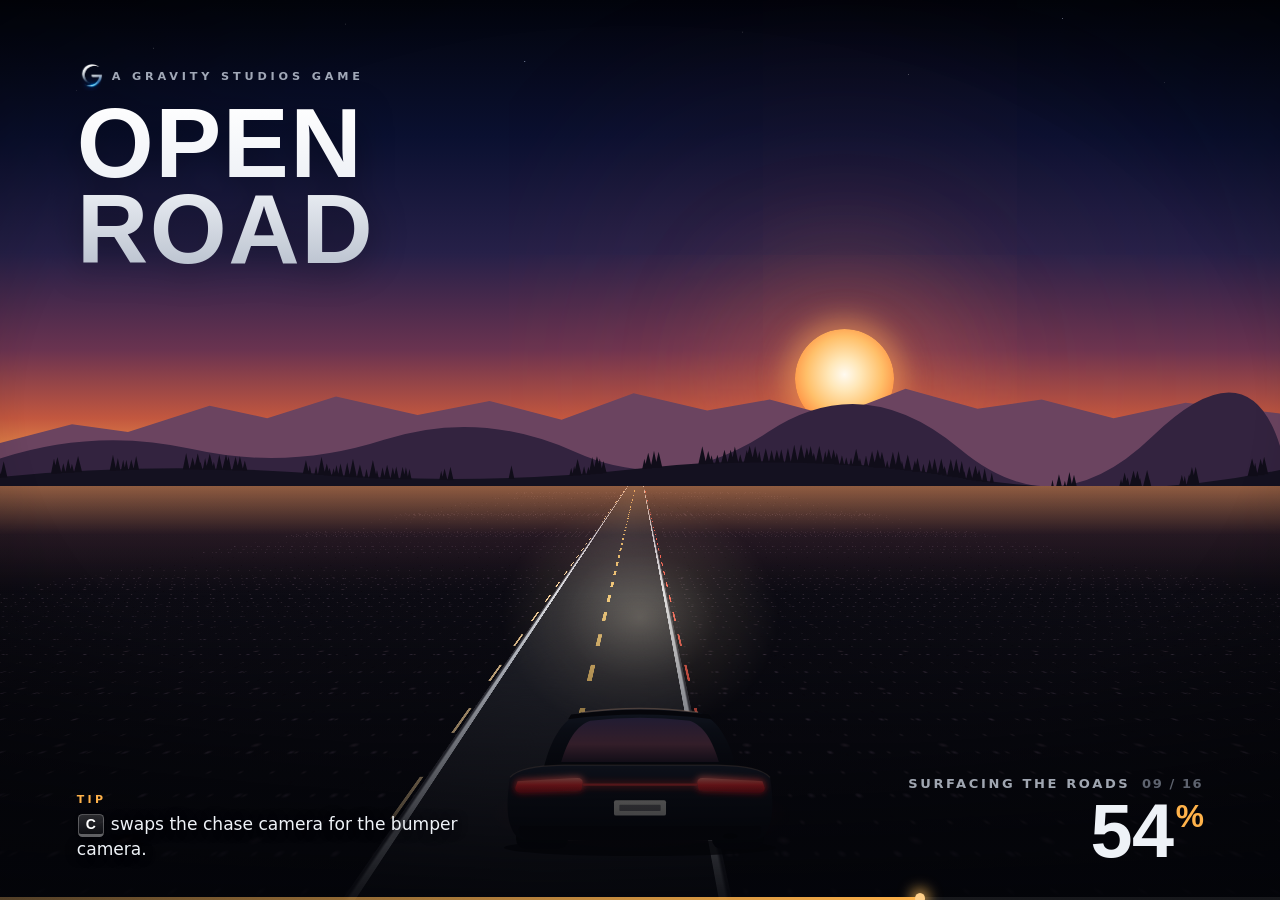
<file: index.html>
<!doctype html>
<html lang="en">
<head>
<meta charset="utf-8">
<meta name="viewport" content="width=device-width, initial-scale=1, viewport-fit=cover, user-scalable=no">
<meta name="theme-color" content="#0b0d10">
<meta name="description" content="Open Road, a Gravity Studios game: an open-world driving game in the browser. Five places to explore, races, jumps, skill chains, and your friends in the same world.">
<title>Open Road — a Gravity Studios game</title>

<!-- An SVG favicon is what modern browsers actually pick up; the PNGs are the
     fallback and the home-screen icon. All relative, so the game still works
     served from a subpath like a project page. -->
<link rel="icon" type="image/svg+xml" href="assets/icon.svg">
<link rel="icon" type="image/png" sizes="32x32" href="assets/icon-32.png">
<link rel="icon" type="image/png" sizes="16x16" href="assets/icon-16.png">
<link rel="apple-touch-icon" sizes="180x180" href="assets/icon-180.png">
<link rel="manifest" href="manifest.webmanifest">

<!-- Link previews. Most chat apps only accept an absolute image URL, so this
     one names the live site; tools/art/social-card.py renders the image from
     the loading screen's own scene. -->
<meta property="og:type" content="website">
<meta property="og:site_name" content="Gravity Studios">
<meta property="og:title" content="Open Road">
<meta property="og:description" content="Five places to explore. Races, jumps and your friends, in the browser.">
<meta property="og:url" content="https://gravityst.github.io/OpenRoad/">
<meta property="og:image" content="https://gravityst.github.io/OpenRoad/assets/brand/social-card.jpg">
<meta property="og:image:width" content="1200">
<meta property="og:image:height" content="630">
<meta property="og:image:alt" content="Open Road: a car's tail lights on a road running toward a sunset over the mountains.">
<meta name="twitter:card" content="summary_large_image">

<link rel="stylesheet" href="styles/base.css">
<link rel="stylesheet" href="styles/ui.css">
<link rel="stylesheet" href="styles/hud.css">
<link rel="stylesheet" href="styles/touch.css">
<link rel="stylesheet" href="styles/splash.css">
<link rel="stylesheet" href="styles/boot.css">
<link rel="stylesheet" href="styles/photo.css">
<link rel="stylesheet" href="styles/multiplayer.css">
<!-- Fetched first, in parallel with everything else, so the studio splash never
     starts its reveal over an image that is still downloading. -->
<link rel="preload" as="image" href="assets/brand/gs-mark.webp" type="image/webp">
<link rel="preload" as="image" href="assets/brand/gs-gravity.webp" type="image/webp">
<link rel="preload" as="image" href="assets/brand/gs-studios.webp" type="image/webp">

<!--
  three.js is vendored, not fetched. The game has to run from a file:// URL or an
  offline machine with no build step, so every dependency is on disk and the
  import map is the only indirection.
-->
<script type="importmap">
{
  "imports": {
    "three": "./vendor/three/build/three.module.js",
    "three/addons/": "./vendor/three/addons/"
  }
}
</script>
</head>
<body>

<canvas id="view"></canvas>

<!-- Layer order matters: HUD sits above the canvas, menus above the HUD, touch
     controls above both so a thumb never lands on a menu behind them. -->
<div id="hud" class="layer"></div>
<div id="touch" class="layer"></div>
<div id="menus" class="layer"></div>

<!-- The loading screen. main.js drives #boot, #boot-fill and #boot-status and
     nothing else; the rest is src/boot.js and styles/boot.css. -->
<div id="boot" class="boot" aria-busy="true">
  <div class="boot__sky"></div>
  <div class="boot__sun"></div>
  <svg class="boot__ridges" viewBox="0 0 1600 200" preserveAspectRatio="none" aria-hidden="true">
    <path fill="#6b4460" d="M0 142 L90 118 L160 128 L262 94 L334 110 L420 82 L522 106 L612 88 L702 112 L792 78 L884 100 L962 86 L1042 108 L1132 72 L1222 98 L1302 86 L1392 110 L1482 90 L1600 104 V200 H0 Z"/>
    <path fill="#33233f" d="M0 162 Q120 122 240 150 T480 138 T720 154 T960 128 T1200 150 T1440 134 T1600 146 V200 H0 Z"/>
    <path fill="#141120" d="M0 186 Q200 166 400 182 T800 175 T1200 186 T1600 177 V200 H0 Z"/>
    <path fill="#100d19" d="M-9.1 187.5L-6.0 172.7L-2.9 187.5ZM-4.8 187.5L-1.5 170.6L1.7 187.5ZM-0.1 186.8L4.6 165.6L9.3 186.8ZM63.7 181.8L67.5 162.2L71.3 181.8ZM66.7 181.4L71.8 160.2L77.0 181.4ZM76.3 180.9L79.2 168.3L82.1 180.9ZM81.5 180.5L85.3 162.6L89.2 180.5ZM87.1 180.5L89.9 169.0L92.8 180.5ZM92.5 179.8L97.6 158.9L102.7 179.8ZM137.1 177.9L141.2 157.4L145.4 177.9ZM144.1 177.7L147.3 161.4L150.5 177.7ZM151.2 177.5L154.0 163.9L156.7 177.5ZM155.3 177.3L157.9 163.8L160.5 177.3ZM160.9 177.1L164.1 163.6L167.4 177.1ZM166.6 176.9L170.2 159.0L173.9 176.9ZM228.5 176.4L232.7 154.9L236.9 176.4ZM236.9 176.5L240.8 160.5L244.8 176.5ZM242.5 176.5L247.2 155.4L251.9 176.5ZM248.1 176.6L250.6 166.4L253.2 176.6ZM253.5 176.6L256.4 161.6L259.3 176.6ZM257.1 176.7L262.2 156.1L267.3 176.7ZM265.0 176.8L267.3 166.3L269.5 176.8ZM270.0 177.0L274.1 157.3L278.3 177.0ZM277.7 177.1L282.5 156.9L287.3 177.1ZM282.2 177.3L285.7 159.1L289.2 177.3ZM290.1 177.5L294.4 159.8L298.7 177.5ZM295.8 177.8L299.9 159.1L304.1 177.8ZM302.9 178.0L306.0 164.8L309.2 178.0ZM378.5 182.0L382.4 164.2L386.3 182.0ZM385.0 182.5L387.2 171.2L389.4 182.5ZM392.9 183.0L395.1 172.0L397.3 183.0ZM397.2 183.5L401.9 160.0L406.7 183.5ZM404.7 184.0L408.5 168.7L412.3 184.0ZM409.5 184.5L412.0 174.1L414.5 184.5ZM414.5 185.0L417.0 174.9L419.6 185.0ZM417.6 185.0L420.6 170.7L423.5 185.0ZM422.1 185.5L425.6 168.5L429.2 185.5ZM430.3 185.9L434.0 167.3L437.7 185.9ZM436.4 186.3L441.2 162.5L446.1 186.3ZM445.9 186.7L449.9 170.0L453.9 186.7ZM455.7 187.4L458.1 175.5L460.5 187.4ZM461.2 187.8L466.1 164.0L471.1 187.8ZM468.9 188.1L471.2 177.1L473.6 188.1ZM475.1 188.3L478.2 173.5L481.3 188.3ZM479.7 188.6L483.9 170.2L488.1 188.6ZM487.8 188.8L491.0 173.4L494.3 188.8ZM491.8 188.8L495.3 172.6L498.7 188.8ZM499.8 189.3L503.3 172.8L506.9 189.3ZM504.2 189.3L507.4 173.3L510.7 189.3ZM509.1 189.4L511.8 175.6L514.5 189.4ZM549.1 190.0L551.5 178.0L554.0 190.0ZM552.1 190.0L555.7 175.1L559.3 190.0ZM559.2 190.1L563.1 172.7L566.9 190.1ZM635.7 188.7L639.3 171.0L643.0 188.7ZM711.6 184.6L714.0 174.2L716.4 184.6ZM715.2 184.1L717.7 171.8L720.3 184.1ZM717.0 184.1L722.0 162.9L727.1 184.1ZM727.6 183.1L730.1 172.0L732.6 183.1ZM732.9 183.1L735.5 172.8L738.1 183.1ZM735.9 182.5L740.3 160.3L744.6 182.5ZM740.8 181.9L746.2 159.1L751.6 181.9ZM745.8 181.9L749.7 162.1L753.6 181.9ZM750.5 181.3L754.5 165.5L758.4 181.3ZM802.8 175.7L805.5 162.5L808.2 175.7ZM805.5 175.0L810.3 154.8L815.1 175.0ZM813.2 174.3L817.5 152.0L821.9 174.3ZM818.6 174.3L823.3 153.4L828.0 174.3ZM872.9 169.6L877.9 146.3L882.9 169.6ZM881.2 169.2L885.3 152.5L889.4 169.2ZM886.8 169.2L889.4 157.8L892.1 169.2ZM893.9 168.6L896.7 157.3L899.5 168.6ZM901.4 168.3L905.6 150.7L909.7 168.3ZM909.1 168.0L913.3 151.0L917.5 168.0ZM914.3 167.8L918.6 146.8L923.0 167.8ZM922.7 167.6L925.3 156.5L928.0 167.6ZM929.7 167.5L933.5 151.2L937.3 167.5ZM931.9 167.4L937.1 145.6L942.3 167.4ZM939.3 167.3L943.9 146.3L948.6 167.3ZM946.3 167.3L949.1 152.3L951.9 167.3ZM953.0 167.2L957.2 149.0L961.4 167.2ZM961.0 167.2L964.5 151.3L968.0 167.2ZM967.2 167.3L971.1 150.7L975.0 167.3ZM973.0 167.3L976.6 150.2L980.2 167.3ZM981.1 167.4L984.9 148.5L988.6 167.4ZM988.2 167.6L992.8 144.3L997.4 167.6ZM996.2 167.8L1001.4 143.8L1006.5 167.8ZM1004.1 167.9L1008.6 147.8L1013.1 167.9ZM1008.9 168.2L1013.3 145.9L1017.6 168.2ZM1013.9 168.4L1017.2 154.8L1020.6 168.4ZM1019.3 168.7L1024.1 146.1L1028.8 168.7ZM1028.4 169.1L1031.6 152.4L1034.8 169.1ZM1031.5 169.1L1036.0 149.7L1040.6 169.1ZM1037.8 169.4L1042.0 150.2L1046.2 169.4ZM1042.5 169.8L1046.0 154.8L1049.4 169.8ZM1049.5 170.2L1052.4 158.0L1055.2 170.2ZM1055.4 170.7L1057.8 160.4L1060.2 170.7ZM1061.5 171.2L1063.8 160.8L1066.0 171.2ZM1065.3 171.7L1070.2 149.7L1075.0 171.7ZM1072.5 171.7L1074.9 161.4L1077.4 171.7ZM1079.7 172.2L1082.5 158.3L1085.4 172.2ZM1085.4 173.4L1090.1 152.4L1094.7 173.4ZM1091.7 174.1L1097.2 150.5L1102.8 174.1ZM1097.7 174.1L1102.4 153.5L1107.1 174.1ZM1106.8 174.7L1109.0 164.6L1111.3 174.7ZM1111.4 175.4L1116.1 153.5L1120.9 175.4ZM1118.6 176.2L1123.2 152.4L1127.8 176.2ZM1124.9 176.9L1127.4 164.9L1130.0 176.9ZM1130.0 177.8L1134.7 157.0L1139.4 177.8ZM1140.1 179.4L1143.6 164.8L1147.0 179.4ZM1143.2 179.4L1146.9 161.1L1150.6 179.4ZM1151.9 180.3L1154.3 169.0L1156.7 180.3ZM1158.2 181.3L1162.1 163.6L1166.0 181.3ZM1164.0 182.2L1168.2 161.9L1172.4 182.2ZM1172.0 183.2L1176.6 162.3L1181.1 183.2ZM1177.7 184.2L1180.8 171.9L1183.8 184.2ZM1183.6 185.3L1188.5 162.8L1193.4 185.3ZM1190.5 186.4L1195.3 162.6L1200.1 186.4ZM1197.9 187.5L1202.2 165.3L1206.4 187.5ZM1203.3 188.6L1205.5 178.2L1207.6 188.6ZM1207.4 189.7L1211.6 172.3L1215.8 189.7ZM1214.4 190.7L1219.3 171.2L1224.1 190.7ZM1219.9 191.7L1223.8 176.0L1227.7 191.7ZM1227.3 192.6L1230.8 174.9L1234.3 192.6ZM1237.2 193.5L1239.7 180.5L1242.3 193.5ZM1313.5 200.6L1315.6 189.6L1317.7 200.6ZM1319.5 201.3L1323.7 182.4L1328.0 201.3ZM1328.6 201.6L1331.1 191.0L1333.6 201.6ZM1332.5 201.9L1336.8 179.5L1341.1 201.9ZM1338.1 201.9L1342.5 183.2L1346.8 201.9ZM1398.1 202.2L1401.3 188.7L1404.4 202.2ZM1400.9 202.1L1405.8 180.3L1410.8 202.1ZM1405.8 202.1L1409.5 186.3L1413.2 202.1ZM1411.1 201.6L1416.9 177.6L1422.6 201.6ZM1416.2 201.6L1421.8 178.1L1427.4 201.6ZM1422.0 201.3L1425.1 187.5L1428.2 201.3ZM1428.2 201.0L1433.9 177.0L1439.6 201.0ZM1434.4 200.6L1437.0 189.2L1439.7 200.6ZM1473.9 197.4L1477.3 183.3L1480.7 197.4ZM1478.5 197.4L1480.9 184.3L1483.4 197.4ZM1483.1 196.7L1486.4 182.2L1489.8 196.7ZM1484.7 196.7L1489.9 173.1L1495.2 196.7ZM1489.6 196.0L1494.6 172.9L1499.5 196.0ZM1559.5 185.1L1565.1 161.7L1570.8 185.1ZM1565.3 185.1L1568.9 167.5L1572.4 185.1ZM1570.9 183.9L1575.8 162.4L1580.7 183.9ZM1575.1 182.6L1580.2 160.0L1585.3 182.6Z"/>
  </svg>
  <div class="boot__ground">
    <div class="boot__field"><i></i></div>
    <div class="boot__road"><div class="boot__marks"></div></div>
  </div>
  <div class="boot__beam"></div>
  <div class="boot__spill"></div>
  <svg class="boot__car" viewBox="0 0 400 230" aria-hidden="true">
    <defs>
      <linearGradient id="bc-body" x1="0" y1="0" x2="0" y2="1">
        <stop offset="0" stop-color="#1b2130"/><stop offset="0.35" stop-color="#10141e"/><stop offset="1" stop-color="#07090e"/>
      </linearGradient>
      <linearGradient id="bc-glass" x1="0" y1="0" x2="0" y2="1">
        <stop offset="0" stop-color="#3a2f55"/><stop offset="0.6" stop-color="#6d3c4f"/><stop offset="1" stop-color="#2a1c2c"/>
      </linearGradient>
      <linearGradient id="bc-lamp" x1="0" y1="0" x2="0" y2="1">
        <stop offset="0" stop-color="#ff8a7a"/><stop offset="0.45" stop-color="#ff2f2f"/><stop offset="1" stop-color="#a50f18"/>
      </linearGradient>
      <filter id="bc-glow" x="-40%" y="-200%" width="180%" height="500%">
        <feGaussianBlur stdDeviation="5" result="b"/>
        <feMerge><feMergeNode in="b"/><feMergeNode in="b"/><feMergeNode in="SourceGraphic"/></feMerge>
      </filter>
    </defs>
    <ellipse cx="200" cy="214" rx="178" ry="11" fill="#000" opacity="0.75"/>
    <rect x="38" y="150" width="68" height="66" rx="13" fill="#040507"/>
    <rect x="294" y="150" width="68" height="66" rx="13" fill="#040507"/>
    <path fill="url(#bc-body)" d="M74 110 C84 70 100 45 124 37 Q200 27 276 37 C300 45 316 70 326 110 Z"/>
    <path fill="url(#bc-glass)" opacity="0.9" d="M97 102 C105 74 117 54 135 48 Q200 40 265 48 C283 54 295 74 303 102 Z"/>
    <path fill="#07080c" d="M110 40 Q200 27 290 40 L294 46 Q200 34 106 46 Z"/>
    <path fill="url(#bc-body)" d="M30 122 C26 150 24 178 36 196 Q40 204 56 204 L344 204 Q360 204 364 196 C376 178 374 150 370 122 C360 111 338 107 300 106 L100 106 C62 107 40 111 30 122 Z"/>
    <path fill="#05060a" d="M44 186 L356 186 Q360 186 358 194 Q356 202 344 202 L56 202 Q44 202 42 194 Q40 186 44 186 Z"/>
    <path fill="none" stroke="#ffc9a0" stroke-opacity="0.38" stroke-width="2" d="M124 37 Q200 27 276 37"/>
    <path fill="none" stroke="#ffc9a0" stroke-opacity="0.22" stroke-width="1.6" d="M30 122 C40 111 62 107 100 106 L300 106 C338 107 360 111 370 122"/>
    <g filter="url(#bc-glow)">
      <path fill="url(#bc-lamp)" d="M40 127 L118 123 Q125 123 125 129 L123 139 L44 142 Q37 142 37 136 Z"/>
      <path fill="url(#bc-lamp)" d="M360 127 L282 123 Q275 123 275 129 L277 139 L356 142 Q363 142 363 136 Z"/>
      <rect x="125" y="130" width="150" height="3" rx="1.5" fill="#ff3a36" opacity="0.75"/>
    </g>
    <rect x="166" y="152" width="68" height="20" rx="2.5" fill="#e9e6dd"/>
    <rect x="173" y="158" width="54" height="8" rx="1" fill="#2a2d36" opacity="0.55"/>
    <ellipse cx="318" cy="199" rx="9" ry="3.5" fill="#000"/>
  </svg>

  <div class="boot__shade"></div>

  <header class="boot__brand">
    <p class="boot__studio"><img src="assets/brand/gs-mark.webp" alt="">A Gravity Studios game</p>
    <h1 class="boot__title">Open<br>Road</h1>
  </header>

  <div class="boot__panel">
    <div class="boot__tip" aria-live="off"></div>
    <div class="boot__readout">
      <p class="boot__stage"><span class="boot__stage-name">Starting the engine</span><b class="boot__stage-count"></b></p>
      <p class="boot__pct"><span class="boot__pct-n">0</span><small>%</small></p>
    </div>
  </div>
  <div class="boot__bar"><i id="boot-fill"></i></div>
  <p id="boot-status" class="boot__status" aria-live="polite">starting up</p>

  <div class="boot__error" role="alert">
    <strong>The road's closed</strong>
    <span class="boot__error-text">Something stopped the game from starting.</span>
    <br><code class="boot__error-detail"></code>
    <br><button type="button" class="boot__retry">Try again</button>
  </div>
</div>

<noscript>
  <div class="boot"><div class="boot__sky"></div>
    <header class="boot__brand"><h1 class="boot__title">Open<br>Road</h1>
    <p class="boot__studio">This game needs JavaScript switched on.</p></header>
  </div>
</noscript>

<!-- The studio splash sits above everything and removes itself. Its script is a
     plain classic script placed before main.js, so it runs the moment the page
     parses — the splash covers the game's load instead of adding to it. -->
<div id="splash" class="splash" role="img" aria-label="Made by Gravity Studios">
  <div class="splash__ambient"></div>
  <div class="splash__motes"></div>
  <div class="splash__stage">
    <div class="splash__part splash__bloom" aria-hidden="true"><img src="assets/brand/gs-mark.webp" alt=""></div>
    <div class="splash__part splash__mark">
      <img src="assets/brand/gs-mark.webp" alt="">
      <div class="splash__shine" style="-webkit-mask-image:url(assets/brand/gs-mark.webp);mask-image:url(assets/brand/gs-mark.webp)"><i class="splash__band"></i></div>
    </div>
    <i class="splash__glow"></i>
    <div class="splash__part splash__gravity">
      <img src="assets/brand/gs-gravity.webp" alt="Gravity">
      <div class="splash__shine" style="-webkit-mask-image:url(assets/brand/gs-gravity.webp);mask-image:url(assets/brand/gs-gravity.webp)"><i class="splash__band"></i></div>
    </div>
    <i class="splash__line"></i>
    <i class="splash__flare"></i>
    <div class="splash__part splash__studios"><img src="assets/brand/gs-studios.webp" alt="Studios"></div>
    <p class="splash__made">Made by</p>
  </div>
  <p class="splash__copy">&copy; 2026 Gravity Studios</p>
  <button class="splash__skip" type="button" aria-label="Skip intro">Skip</button>
</div>
<script src="src/splash.js"></script>
<script src="src/boot.js"></script>

<script type="module" src="./src/main.js"></script>
</body>
</html>
</file>
<file: styles/base.css>
/* Page shell: the canvas, the layer stack, and the boot screen.
   Everything else lives in ui.css, hud.css and touch.css. */

:root {
  color-scheme: dark;

  --ink:        #e9edf2;
  --ink-dim:    #9aa4b0;
  --ink-faint:  #6b7480;
  --bg:         #0b0d10;
  --panel:      rgba(16, 19, 24, 0.78);
  --panel-edge: rgba(255, 255, 255, 0.10);
  --accent:     #ffb020;
  --accent-ink: #1a1200;
  --good:       #4ec9a0;
  --bad:        #e2564d;

  --gap:   clamp(0.75rem, 2vw, 1.5rem);
  --round: 0.7rem;

  /* Notch and home-indicator insets, used by the HUD and touch layers. */
  --safe-t: env(safe-area-inset-top, 0px);
  --safe-r: env(safe-area-inset-right, 0px);
  --safe-b: env(safe-area-inset-bottom, 0px);
  --safe-l: env(safe-area-inset-left, 0px);

  --ui-font: ui-sans-serif, system-ui, -apple-system, "Segoe UI", Roboto, sans-serif;
  --num-font: ui-monospace, "SF Mono", "JetBrains Mono", Menlo, monospace;
}

* { box-sizing: border-box; }

html, body {
  margin: 0;
  padding: 0;
  height: 100%;
  overflow: hidden;
  background: var(--bg);
  color: var(--ink);
  font-family: var(--ui-font);
  /* A driving game is held with both thumbs. Nothing here should ever scroll,
     bounce, zoom, or pop a text-selection handle mid-corner. */
  overscroll-behavior: none;
  touch-action: none;
  -webkit-user-select: none;
  user-select: none;
  -webkit-touch-callout: none;
  -webkit-tap-highlight-color: transparent;
}

#view {
  position: fixed;
  inset: 0;
  width: 100%;
  height: 100%;
  display: block;
  outline: none;
}

/* The overlay stack. Each layer is transparent to the pointer by default; the
   individual controls inside opt back in. Otherwise an invisible full-screen
   div eats every click meant for the game. */
.layer {
  position: fixed;
  inset: 0;
  pointer-events: none;
  z-index: 10;
}
#touch { z-index: 20; }
#menus { z-index: 30; }

/* ---- Boot screen -------------------------------------------------------- */

/* The loading screen lives in styles/boot.css. */
</file>
<file: styles/ui.css>
/* OPEN ROAD — the front end, and the design system every screen shares.
 *
 * ONE DIRECTION: MOTORSPORT BROADCAST GRAPHICS. The on-screen furniture of a
 * rally or touring-car broadcast — dark slabs with one cut corner, a leaning
 * coloured tab over each, condensed capitals and precise tabular numbers — set
 * in the Gravity Studios colours: the studio's deep navy and brushed silver,
 * its electric blue for anything selected or in progress, and OPEN ROAD's own
 * signal yellow, which means exactly one thing everywhere: "do this".
 *
 * The grammar, used everywhere and nowhere broken:
 *   - SLABS, not glass. Near-opaque navy with the top-right corner cut at
 *     45 degrees and a silver hairline across the top. No backdrop blur: it
 *     re-blurs the live 3D world under every panel on every frame, and a
 *     frosted card is the most generic thing a web page can show.
 *   - THE TAB. A label on a parallelogram leaning at the logotype's 12
 *     degrees. It heads every panel and names every section.
 *   - PARALLELOGRAM BUTTONS. The shape is a skewed ::before, not a clip-path,
 *     so its focus ring and its edge follow the lean; the words stay upright.
 *   - CONDENSED CAPITALS for anything that labels; the body face only for a
 *     sentence. Numbers always in the DIN face with tabular figures, so a
 *     ticking value never shuffles its neighbours.
 *   - MOTION is quick and directional: things slide in from the side they
 *     belong to, 120-220 ms, and nothing bounces unless it is a reward.
 *
 * The tokens live on :root rather than on .or-ui because hud.css, goals.css
 * and touch.css read the same ones: the HUD in the corner and the pause card
 * over it are the same product, so they are drawn from the same palette.
 */

:root {
  /* ---- ink ---- */
  --or-night: #04070e;                       /* the splash's background */
  --or-navy: #0a1122;
  --or-slab: rgba(7, 11, 22, 0.90);
  --or-slab-hi: rgba(16, 25, 46, 0.94);
  --or-slab-lo: rgba(7, 11, 22, 0.66);
  --or-rule: rgba(148, 170, 205, 0.16);
  --or-rule-hi: rgba(196, 212, 236, 0.34);
  --or-sheen: linear-gradient(90deg, rgba(220, 230, 245, 0.55), rgba(220, 230, 245, 0.08) 60%, transparent);

  /* ---- text ---- */
  --or-text: #eef2f8;
  --or-text-2: #a9b6c9;                      /* brushed silver */
  --or-text-3: #6d7c94;

  /* ---- colour that means something ---- */
  --or-signal: #ffc21f;                      /* act: Play, Buy, Resume */
  --or-signal-hi: #ffd452;
  --or-signal-ink: #0b1222;
  --or-volt: #3c8cff;                        /* the studio blue: selected, in progress */
  --or-volt-hi: #7db2ff;
  --or-good: #3ddc84;
  --or-warn: #ff6b5b;
  --or-gps: #4fd8f0;                         /* the GPS, same cyan as the arrows on the road */
  /* Challenge kinds. The same four hues are the gates in the world
     (render/gates.js), the pins on the map and the bars here. */
  --or-k-race: #ffb43c;
  --or-k-trap: #ff5a5a;
  --or-k-jump: #4fe38a;
  --or-k-drift: #e45cff;
  --or-k-token: #ffcf3a;
  --or-gold: #ffd23f;
  --or-silver: #dde5ee;
  --or-bronze: #df9c64;

  /* ---- type ----
     Condensed faces are system fonts on every platform the kids use: Avenir
     Next Condensed on Macs and iPads, Bahnschrift on Windows, Roboto
     Condensed and Android's condensed sans elsewhere. DIN Alternate is the
     numeral face on Apple hardware; Bahnschrift is DIN-derived on Windows. */
  --or-f-display: "Avenir Next Condensed", "Bahnschrift SemiCondensed", "Bahnschrift",
    "DIN Condensed", "Roboto Condensed", "Arial Narrow", sans-serif-condensed, system-ui, sans-serif;
  --or-f-num: "DIN Alternate", "Bahnschrift", "Roboto Condensed", "Avenir Next Condensed",
    system-ui, sans-serif;
  --or-f-body: "Avenir Next", "Segoe UI", system-ui, -apple-system, Roboto, sans-serif;
  /* A 1.2 scale from 11 px. */
  --or-t-xs: 0.6875rem;
  --or-t-s: 0.8125rem;
  --or-t-m: 0.9375rem;
  --or-t-l: 1.125rem;
  --or-t-xl: 1.375rem;
  --or-t-2xl: 1.75rem;
  --or-t-3xl: 2.25rem;
  --or-t-4xl: 3rem;

  /* ---- space, shape, motion ---- */
  --or-s1: 4px;
  --or-s2: 8px;
  --or-s3: 12px;
  --or-s4: 16px;
  --or-s5: 24px;
  --or-s6: 32px;
  --or-s7: 48px;
  --or-cut: 12px;                            /* the chamfer on every slab */
  --or-lean: -12deg;                         /* the logotype's lean */
  --or-ease: cubic-bezier(0.2, 0.7, 0.2, 1);
  --or-ease-back: cubic-bezier(0.3, 1.45, 0.5, 1);
  --or-fast: 120ms;
  --or-med: 200ms;
}

.or-ui {
  --or-pad: clamp(16px, 3.2vw, 40px);
  --or-pad-t: calc(var(--or-pad) + env(safe-area-inset-top, 0px));
  --or-pad-r: calc(var(--or-pad) + env(safe-area-inset-right, 0px));
  --or-pad-b: calc(var(--or-pad) + env(safe-area-inset-bottom, 0px));
  --or-pad-l: calc(var(--or-pad) + env(safe-area-inset-left, 0px));

  position: fixed;
  inset: 0;
  z-index: 40;
  font-family: var(--or-f-body);
  color: var(--or-text);
  pointer-events: none;
  -webkit-font-smoothing: antialiased;
  -webkit-tap-highlight-color: transparent;
  font-variant-numeric: tabular-nums;
}

.or-ui *,
.or-ui *::before,
.or-ui *::after { box-sizing: border-box; }
.or-ui svg { display: block; }
.or-ui [hidden] { display: none !important; }

/* One scrim shared by every screen, so moving between screens never flashes
   the world lighter and darker. The title's is weighted to the left, where the
   words are, and leaves the car driving past on the right in full colour. */
.or-wash {
  position: absolute;
  inset: 0;
  background:
    linear-gradient(to top, rgba(4, 7, 14, 0.86), rgba(4, 7, 14, 0.30) 42%, rgba(4, 7, 14, 0.55)),
    rgba(4, 7, 14, 0.28);
  transition: opacity 0.28s var(--or-ease);
}
.or-ui[data-screen=""] .or-wash { opacity: 0; }
.or-ui[data-screen="title"] .or-wash {
  background:
    linear-gradient(90deg, rgba(4, 7, 14, 0.90) 0%, rgba(4, 7, 14, 0.62) 30%, rgba(4, 7, 14, 0) 58%),
    linear-gradient(to top, rgba(4, 7, 14, 0.80), rgba(4, 7, 14, 0) 34%),
    linear-gradient(to bottom, rgba(4, 7, 14, 0.45), rgba(4, 7, 14, 0) 22%);
}
/* The garage is about the car: only the edges darken. */
.or-ui[data-screen="garage"] .or-wash {
  background:
    linear-gradient(90deg, rgba(4, 7, 14, 0.78), rgba(4, 7, 14, 0) 26%, rgba(4, 7, 14, 0) 64%, rgba(4, 7, 14, 0.82)),
    linear-gradient(to top, rgba(4, 7, 14, 0.78), rgba(4, 7, 14, 0) 30%);
}

/* ---- screens ----------------------------------------------------------- */

.or-screen {
  position: absolute;
  inset: 0;
  display: flex;
  flex-direction: column;
  padding: var(--or-pad-t) var(--or-pad-r) var(--or-pad-b) var(--or-pad-l);
  opacity: 0;
  visibility: hidden;
  pointer-events: none;
  transform: translateX(-10px);
  transition: opacity var(--or-med) var(--or-ease), transform var(--or-med) var(--or-ease), visibility 0s linear var(--or-med);
}
.or-screen.is-on {
  opacity: 1;
  visibility: visible;
  pointer-events: auto;
  transform: none;
  transition: opacity var(--or-med) var(--or-ease), transform var(--or-med) var(--or-ease), visibility 0s;
}

/* ---- type primitives --------------------------------------------------- */

/* THE TAB: a leaning label. Yellow by default; --tab and --tab-ink recolour it. */
.or-tab {
  --tab: var(--or-signal);
  --tab-ink: var(--or-signal-ink);
  position: relative;
  isolation: isolate;
  display: inline-flex;
  align-items: center;
  gap: 6px;
  align-self: flex-start;
  justify-self: start;
  height: 22px;
  margin: 0;
  padding: 0 12px 0 11px;
  color: var(--tab-ink);
  font: 700 var(--or-t-xs)/1 var(--or-f-display);
  letter-spacing: 0.14em;
  text-transform: uppercase;
  white-space: nowrap;
}
.or-tab::before {
  content: "";
  position: absolute;
  inset: 0;
  z-index: -1;
  background: var(--tab);
  transform: skewX(var(--or-lean));
}
.or-tab svg { width: 13px; height: 13px; }
.or-tab--volt { --tab: var(--or-volt); --tab-ink: #fff; }
.or-tab--dim { --tab: rgba(169, 182, 201, 0.16); --tab-ink: var(--or-text-2); }

.or-screen-title {
  margin: 0;
  font: italic 800 clamp(1.6rem, 3vw, 2.4rem)/0.95 var(--or-f-display);
  letter-spacing: 0.01em;
  text-transform: uppercase;
}
.or-hint {
  margin: 0;
  font: 500 var(--or-t-s)/1.4 var(--or-f-body);
  color: var(--or-text-3);
}
.or-ui kbd {
  display: inline-grid;
  place-items: center;
  min-width: 1.7em;
  height: 1.7em;
  padding: 0 0.4em;
  margin: 0 0.12em;
  border: 1px solid var(--or-rule-hi);
  border-bottom-width: 2px;
  background: rgba(238, 242, 248, 0.06);
  color: var(--or-text);
  font: 700 0.72rem/1 var(--or-f-num);
  vertical-align: middle;
}
.or-num { font-family: var(--or-f-num); font-variant-numeric: tabular-nums; }

/* ---- slabs ------------------------------------------------------------- */

.or-slab,
.or-carlist-wrap,
.or-spec,
.or-card,
.or-group,
.or-map-frame,
.or-career,
.or-nextup {
  position: relative;
  background: var(--or-slab);
  clip-path: polygon(0 0, calc(100% - var(--or-cut)) 0, 100% var(--or-cut), 100% 100%, 0 100%);
}
/* The hairline across the top: brushed metal catching the light from the left. */
.or-slab::before,
.or-carlist-wrap::before,
.or-spec::before,
.or-card::before,
.or-group::before,
.or-map-frame::before,
.or-career::before,
.or-nextup::before {
  content: "";
  position: absolute;
  top: 0;
  left: 0;
  right: var(--or-cut);
  height: 1px;
  background: var(--or-sheen);
  pointer-events: none;
}

/* ---- buttons ----------------------------------------------------------- */

.or-btn {
  --face: rgba(238, 242, 248, 0.07);
  --edge: var(--or-rule-hi);
  --ink: var(--or-text);
  position: relative;
  isolation: isolate;
  appearance: none;
  display: inline-flex;
  align-items: center;
  justify-content: center;
  gap: 10px;
  min-height: 46px;
  margin: 0 6px;                               /* room for the lean */
  padding: 0 22px;
  border: 0;
  background: none;
  color: var(--ink);
  font: 700 var(--or-t-m)/1 var(--or-f-display);
  letter-spacing: 0.12em;
  text-transform: uppercase;
  white-space: nowrap;
  cursor: pointer;
  transition: color var(--or-fast) var(--or-ease), transform var(--or-fast) var(--or-ease);
}
.or-btn::before {
  content: "";
  position: absolute;
  inset: 0;
  z-index: -1;
  background: var(--face);
  box-shadow: inset 0 0 0 1px var(--edge);
  transform: skewX(var(--or-lean));
  transition: background var(--or-fast) var(--or-ease), box-shadow var(--or-fast) var(--or-ease);
}
.or-btn svg { width: 16px; height: 16px; flex: none; }
.or-btn:hover { --face: rgba(238, 242, 248, 0.14); --edge: rgba(238, 242, 248, 0.5); }
.or-btn:active { transform: translateY(1px); }

.or-btn--primary {
  --face: var(--or-signal);
  --edge: transparent;
  --ink: var(--or-signal-ink);
  font-weight: 800;
}
.or-btn--primary:hover { --face: var(--or-signal-hi); --edge: transparent; }
.or-btn--ghost { --face: rgba(7, 11, 22, 0.72); }
.or-btn--quiet { --face: transparent; --edge: transparent; --ink: var(--or-text-2); }
.or-btn--quiet:hover { --face: rgba(238, 242, 248, 0.08); --edge: transparent; --ink: var(--or-text); }
/* Quiet at rest — it is not something to press by accident or out of
   curiosity — and red only under the pointer and once armed. */
.or-btn--danger:hover { --ink: var(--or-warn); }
.or-btn--danger.is-armed { --face: var(--or-warn); --edge: transparent; --ink: #fff; }
.or-btn:disabled { opacity: 0.5; cursor: not-allowed; }
.or-btn[hidden] { display: none; }

/* Back: a leaning square with the chevron in it. */
.or-back {
  position: relative;
  isolation: isolate;
  appearance: none;
  flex: 0 0 auto;
  display: grid;
  place-items: center;
  width: 46px;
  height: 46px;
  margin: 0 4px 0 2px;
  padding: 0;
  border: 0;
  background: none;
  color: var(--or-text);
  cursor: pointer;
}
.or-back::before {
  content: "";
  position: absolute;
  inset: 0;
  z-index: -1;
  background: var(--or-slab);
  box-shadow: inset 0 0 0 1px var(--or-rule-hi);
  transform: skewX(var(--or-lean));
  transition: background var(--or-fast) var(--or-ease);
}
.or-back svg { width: 18px; height: 18px; }
.or-back:hover::before { background: var(--or-slab-hi); }

/* ONE FOCUS TREATMENT. The outline is replaced by a ring on the leaning face,
   so it follows the shape; for plain elements the outline itself is used. */
.or-ui :focus-visible { outline: 2px solid var(--or-volt-hi); outline-offset: 3px; }
.or-ui :focus:not(:focus-visible) { outline: none; }
.or-btn:focus-visible,
.or-back:focus-visible,
.or-navrow:focus-visible,
.or-play:focus-visible { outline: none; }
.or-btn:focus-visible::before,
.or-back:focus-visible::before {
  box-shadow: inset 0 0 0 1px var(--edge, transparent), 0 0 0 2px var(--or-night), 0 0 0 4px var(--or-volt-hi);
}

/* ---- the title ---------------------------------------------------------- */

.or-title { padding: 0; }

/* The whole title is one grid, so anything another module inserts into it
   (the friends-online badge from roster.js, which goes in before the menu)
   can be placed by name instead of landing wherever it was appended.

   NOTHING ON IT CAN OVERLAP OR FALL OFF. The menu's row never shrinks below
   its content (min-content, not 0: a zero minimum let PLAY and four rows,
   262 px, be squeezed into 190 and run under the key strip), and the grid
   scrolls if a window is shorter than everything on it. The short-window
   rule below makes that rare; this makes it harmless. uicheck holds every
   layout of this grid to the same rule. */
.or-title-inner {
  position: absolute;
  inset: 0;
  display: grid;
  grid-template-columns: minmax(300px, 440px) minmax(0, 1fr) minmax(290px, 360px);
  grid-template-rows: auto auto minmax(min-content, 1fr) auto;
  grid-template-areas:
    "brand  .  friends"
    "next   .  career"
    "menu   .  career"
    "foot   foot foot";
  column-gap: var(--or-s6);
  padding: var(--or-pad-t) var(--or-pad-r) var(--or-pad-b) var(--or-pad-l);
  overflow: hidden auto;
  overscroll-behavior: contain;
  /* The page is touch-action: none so a thumb never scrolls the game; a
     list that does scroll has to say so, or on a tablet it cannot. */
  touch-action: pan-y;
  scrollbar-width: thin;
  scrollbar-color: var(--or-rule-hi) transparent;
  pointer-events: none;
}
.or-title-inner > * { pointer-events: auto; }

.or-brand {
  grid-area: brand;
  display: flex;
  flex-direction: column;
  align-items: flex-start;
  gap: 10px;
  margin-bottom: clamp(16px, 3.4vh, 34px);
}
.or-logo { display: block; overflow: visible; }
.or-logo__open { fill: var(--or-text); }
.or-logo__road { fill: var(--or-signal); }
/* The stacked logotype is sized by the window's height as well as its width.
   Everything else on the title's left column needs 607 px at 1440 wide
   (measured: 811 px in all at 801 tall, 204 of it logotype), so the logotype
   gets what is left, less 13 px, as a width at its 1.62:1 aspect: 330 wide
   from 824 px tall down, 274 on a MacBook Air's 789. Under 775 px it would
   be smaller than the one-line cut, and that takes over (below). */
.or-brand .or-logo { width: clamp(190px, min(26vw, calc((100vh - 620px) * 1.62)), 330px); height: auto; }
/* Two cuts of the logotype are on the page; a phone on its side, with no
   height to spare, gets the one-line one. */
.or-brand .or-logo--line { display: none; }
.or-strap {
  display: flex;
  align-items: center;
  gap: 10px;
  margin: 0;
  font: 600 var(--or-t-s)/1 var(--or-f-display);
  letter-spacing: 0.22em;
  text-transform: uppercase;
  color: var(--or-text-2);
}
.or-strap::before {
  content: "";
  width: 28px;
  height: 2px;
  background: var(--or-signal);
  transform: skewX(var(--or-lean));
}

/* ---- next up ---- */
.or-nextup {
  --k: var(--or-gps);
  grid-area: next;
  display: grid;
  grid-template-columns: auto minmax(0, 1fr) auto;
  grid-template-rows: auto auto;
  align-items: center;
  gap: 10px 14px;
  margin-bottom: var(--or-s4);
  padding: 14px 18px 14px 16px;
  box-shadow: inset 3px 0 0 var(--k);
}
.or-nextup[data-kind="race"] { --k: var(--or-k-race); }
.or-nextup[data-kind="trap"] { --k: var(--or-k-trap); }
.or-nextup[data-kind="jump"] { --k: var(--or-k-jump); }
.or-nextup[data-kind="drift"] { --k: var(--or-k-drift); }
.or-nextup .or-tab { grid-column: 1 / -1; --tab: var(--k); }
.or-nextup-icon { width: 34px; height: 34px; color: var(--k); }
.or-nextup-icon svg { width: 100%; height: 100%; }
.or-nextup-text { display: flex; flex-direction: column; gap: 3px; min-width: 0; }
.or-nextup-name {
  font: italic 800 var(--or-t-xl)/1 var(--or-f-display);
  text-transform: uppercase;
  letter-spacing: 0.01em;
  white-space: nowrap;
  overflow: hidden;
  text-overflow: ellipsis;
}
.or-nextup-meta {
  font: 600 var(--or-t-s)/1.2 var(--or-f-display);
  letter-spacing: 0.08em;
  text-transform: uppercase;
  color: var(--or-text-2);
  white-space: nowrap;
  overflow: hidden;
  text-overflow: ellipsis;
}
.or-nextup-goal {
  display: flex;
  flex-direction: column;
  align-items: flex-end;
  gap: 4px;
  padding-left: 14px;
  border-left: 1px solid var(--or-rule);
}
.or-nextup-goal small {
  display: flex;
  align-items: center;
  gap: 5px;
  font: 700 var(--or-t-xs)/1 var(--or-f-display);
  letter-spacing: 0.14em;
  text-transform: uppercase;
  color: var(--or-text-3);
}
.or-nextup-goal b { font: 700 var(--or-t-xl)/1 var(--or-f-num); color: var(--or-text); }

/* ---- the menu ---- */
.or-title-actions {
  grid-area: menu;
  display: flex;
  flex-direction: column;
  align-items: stretch;
  gap: 6px;
  align-self: start;
}

/* PLAY: the one yellow thing on the screen. */
.or-play {
  position: relative;
  isolation: isolate;
  appearance: none;
  display: grid;
  grid-template-columns: minmax(0, 1fr) auto;
  grid-template-rows: auto auto;
  align-items: center;
  column-gap: 14px;
  min-height: 74px;
  margin: 0 10px 8px 8px;
  padding: 10px 24px 10px 26px;
  border: 0;
  background: none;
  color: var(--or-signal-ink);
  text-align: left;
  cursor: pointer;
  transition: transform var(--or-fast) var(--or-ease);
}
.or-play::before {
  content: "";
  position: absolute;
  inset: 0;
  z-index: -1;
  background: var(--or-signal);
  transform: skewX(var(--or-lean));
  transition: background var(--or-fast) var(--or-ease), box-shadow var(--or-fast) var(--or-ease);
}
/* A second, darker sliver behind it: the "shadow" of a broadcast bar. */
.or-play::after {
  content: "";
  position: absolute;
  inset: 6px -8px -6px 8px;
  z-index: -2;
  background: rgba(255, 194, 31, 0.26);
  transform: skewX(var(--or-lean));
}
.or-play:hover::before { background: var(--or-signal-hi); }
.or-play:active { transform: translateY(1px); }
.or-play:focus-visible::before { box-shadow: 0 0 0 2px var(--or-night), 0 0 0 4px var(--or-volt-hi); }
.or-play-label {
  font: italic 800 2.4rem/0.9 var(--or-f-display);
  letter-spacing: 0.02em;
  text-transform: uppercase;
}
.or-play-sub {
  grid-row: 2;
  margin-top: 4px;
  font: 700 var(--or-t-s)/1.1 var(--or-f-display);
  letter-spacing: 0.1em;
  text-transform: uppercase;
  opacity: 0.72;
  white-space: nowrap;
  overflow: hidden;
  text-overflow: ellipsis;
}
.or-play-sub:empty { display: none; }
.or-play > svg { grid-row: 1 / 3; grid-column: 2; width: 30px; height: 30px; }
.or-play:hover > svg { animation: or-nudge 0.6s var(--or-ease) infinite alternate; }
@keyframes or-nudge { to { transform: translateX(4px); } }

.or-title-menu { display: flex; flex-direction: column; gap: 2px; }

/* A menu row: icon, name, one line of what is behind it, and a chevron. */
.or-navrow {
  position: relative;
  appearance: none;
  display: grid;
  grid-template-columns: 26px minmax(0, 1fr) auto;
  align-items: center;
  gap: 14px;
  min-height: 52px;
  padding: 6px 16px 6px 18px;
  border: 0;
  background: linear-gradient(90deg, rgba(7, 11, 22, 0.86), rgba(7, 11, 22, 0.62));
  color: var(--or-text);
  text-align: left;
  cursor: pointer;
  transition: background var(--or-fast) var(--or-ease), padding var(--or-fast) var(--or-ease);
}
/* The marker on the left edge: silver at rest, yellow and taller on the row
   you are on — the one place the eye goes when choosing. */
.or-navrow::before {
  content: "";
  position: absolute;
  left: 0;
  top: 50%;
  width: 4px;
  height: 40%;
  background: var(--or-text-3);
  transform: translateY(-50%) skewX(var(--or-lean));
  transition: height var(--or-fast) var(--or-ease), background var(--or-fast) var(--or-ease);
}
.or-navrow > svg:first-child { width: 22px; height: 22px; color: var(--or-text-2); transition: color var(--or-fast) var(--or-ease); }
.or-navrow > svg:last-child { width: 14px; height: 14px; color: var(--or-text-3); opacity: 0; transform: translateX(-6px); transition: opacity var(--or-fast) var(--or-ease), transform var(--or-fast) var(--or-ease); }
.or-navrow-text { display: flex; flex-direction: column; gap: 3px; min-width: 0; }
.or-navrow-text b {
  font: 700 var(--or-t-l)/1 var(--or-f-display);
  letter-spacing: 0.1em;
  text-transform: uppercase;
}
.or-navrow-text small {
  font: 500 var(--or-t-xs)/1.2 var(--or-f-display);
  letter-spacing: 0.08em;
  text-transform: uppercase;
  color: var(--or-text-3);
  white-space: nowrap;
  overflow: hidden;
  text-overflow: ellipsis;
}
.or-navrow-text small:empty { display: none; }
.or-navrow:hover,
.or-navrow:focus-visible {
  background: linear-gradient(90deg, rgba(16, 25, 46, 0.96), rgba(16, 25, 46, 0.55));
  padding-left: 22px;
}
.or-navrow:hover::before,
.or-navrow:focus-visible::before { height: 100%; background: var(--or-signal); }
.or-navrow:hover > svg:first-child,
.or-navrow:focus-visible > svg:first-child { color: var(--or-signal); }
.or-navrow:hover > svg:last-child,
.or-navrow:focus-visible > svg:last-child { opacity: 1; transform: none; }
.or-navrow:focus-visible { box-shadow: inset 0 0 0 1px var(--or-volt-hi); }
.or-navrow[hidden] { display: none; }

.or-title-foot {
  grid-area: foot;
  display: flex;
  align-items: center;
  justify-content: space-between;
  gap: var(--or-s4);
  margin: var(--or-s4) 0 0;
  font: 600 var(--or-t-xs)/1 var(--or-f-display);
  letter-spacing: 0.12em;
  text-transform: uppercase;
  color: var(--or-text-3);
}
.or-keys { display: flex; flex-wrap: wrap; align-items: center; gap: 6px 16px; }
.or-keys span { display: inline-flex; align-items: center; gap: 4px; }
.or-credit { color: var(--or-text-3); letter-spacing: 0.3em; }

/* ---- the career slab ---- */
.or-career {
  grid-area: career;
  align-self: end;
  display: flex;
  flex-direction: column;
  gap: var(--or-s4);
  padding: 16px 18px 18px;
  color: var(--or-text);
}
.or-career-head { display: flex; align-items: center; justify-content: space-between; gap: 10px; }
.or-career-name {
  font: 700 var(--or-t-s)/1 var(--or-f-display);
  letter-spacing: 0.12em;
  text-transform: uppercase;
  color: var(--or-text-2);
  white-space: nowrap;
  overflow: hidden;
  text-overflow: ellipsis;
}
.or-career-level {
  display: grid;
  grid-template-columns: auto minmax(0, 1fr);
  grid-template-rows: auto auto;
  align-items: end;
  column-gap: 14px;
  row-gap: 7px;
}
/* The level number in a leaning plate, like a car's race number. */
.or-career-lv {
  grid-row: 1 / 3;
  position: relative;
  isolation: isolate;
  display: grid;
  place-items: center;
  min-width: 58px;
  height: 58px;
  padding: 0 10px;
  color: #fff;
}
.or-career-lv::before {
  content: "";
  position: absolute;
  inset: 0;
  z-index: -1;
  background: var(--or-volt);
  transform: skewX(var(--or-lean));
}
.or-career-lv small {
  position: absolute;
  top: 5px;
  left: 0;
  right: 0;
  text-align: center;
  font: 700 9px/1 var(--or-f-display);
  letter-spacing: 0.2em;
  opacity: 0.8;
}
.or-career-lv b { margin-top: 8px; font: 700 1.9rem/1 var(--or-f-num); }
.or-career-xpnum {
  display: flex;
  justify-content: space-between;
  gap: 8px;
  font: 700 var(--or-t-xs)/1 var(--or-f-display);
  letter-spacing: 0.1em;
  text-transform: uppercase;
  color: var(--or-text-3);
}
.or-career-xpnum b { font: 700 var(--or-t-s)/1 var(--or-f-num); color: var(--or-text); letter-spacing: 0; }
/* Segmented, like a rev strip: ten cells, each a tenth of the level. */
.or-meter {
  --v: 0;
  position: relative;
  height: 10px;
  background:
    repeating-linear-gradient(90deg, transparent 0 calc(10% - 2px), var(--or-slab) calc(10% - 2px) 10%),
    linear-gradient(90deg, var(--or-volt) 0 calc(var(--v) * 100%), rgba(238, 242, 248, 0.10) calc(var(--v) * 100%));
  transform: skewX(var(--or-lean));
}

.or-career-next {
  display: grid;
  grid-template-columns: auto minmax(0, 1fr);
  align-items: center;
  gap: 2px 12px;
  margin: 0;
  padding: 10px 12px;
  background: rgba(238, 242, 248, 0.05);
  box-shadow: inset 2px 0 0 var(--or-signal);
}
.or-career-next > svg,
.or-career-next > i { grid-row: 1 / 3; width: 24px; height: 24px; color: var(--or-signal); }
.or-career-next[data-type="car"] { box-shadow: inset 2px 0 0 var(--or-good); }
.or-career-next[data-type="car"] > svg { color: var(--or-good); }
.or-career-next small {
  font: 700 var(--or-t-xs)/1 var(--or-f-display);
  letter-spacing: 0.14em;
  text-transform: uppercase;
  color: var(--or-text-3);
}
.or-career-next b {
  font: 700 var(--or-t-m)/1.15 var(--or-f-display);
  letter-spacing: 0.04em;
  text-transform: uppercase;
  white-space: nowrap;
  overflow: hidden;
  text-overflow: ellipsis;
}
.or-career-chip {
  display: inline-block;
  width: 12px;
  height: 12px;
  margin-right: 6px;
  vertical-align: -1px;
  transform: skewX(var(--or-lean));
  box-shadow: inset 0 0 0 1px rgba(255, 255, 255, 0.5);
}
.or-career-foot {
  display: flex;
  align-items: center;
  justify-content: space-between;
  gap: 10px;
  font: 700 var(--or-t-xs)/1 var(--or-f-display);
  letter-spacing: 0.12em;
  text-transform: uppercase;
  color: var(--or-text-3);
}
.or-career-foot b { font: 700 var(--or-t-s)/1 var(--or-f-num); color: var(--or-gold); letter-spacing: 0; }

/* ---- today's dailies: one list the title and the pause card share ---- */
.or-daily { display: flex; flex-direction: column; gap: 10px; text-align: left; }
.or-daily-head { display: flex; align-items: center; justify-content: space-between; gap: 8px; margin: 0; }
.or-streak {
  display: inline-flex;
  align-items: center;
  gap: 5px;
  font: 700 var(--or-t-xs)/1 var(--or-f-display);
  letter-spacing: 0.12em;
  text-transform: uppercase;
  color: var(--or-gold);
}
.or-streak svg { width: 13px; height: 13px; }
.or-streak.is-due { animation: or-due 1.6s ease-in-out infinite; }
@keyframes or-due { 50% { opacity: 0.5; } }
.or-daily-list { list-style: none; margin: 0; padding: 0; display: flex; flex-direction: column; gap: 10px; }
.or-daily-item {
  display: grid;
  grid-template-columns: 18px minmax(0, 1fr) auto;
  align-items: center;
  gap: 5px 10px;
  font: 600 var(--or-t-m)/1.2 var(--or-f-display);
  letter-spacing: 0.02em;
}
.or-daily-tick {
  grid-row: 1 / 3;
  display: grid;
  place-items: center;
  width: 18px;
  height: 18px;
  color: transparent;
  box-shadow: inset 0 0 0 2px var(--tier, rgba(238, 242, 248, 0.3));
  transform: skewX(var(--or-lean));
}
.or-daily-tick svg { width: 12px; height: 12px; transform: skewX(12deg); }
.or-daily-item[data-tier="1"] { --tier: var(--or-volt); }
.or-daily-item[data-tier="2"] { --tier: var(--or-k-drift); }
.or-daily-text { min-width: 0; white-space: nowrap; overflow: hidden; text-overflow: ellipsis; }
.or-daily-num { font: 700 var(--or-t-s)/1 var(--or-f-num); font-style: normal; color: var(--or-text-2); }
.or-daily-bar { grid-column: 2 / 4; display: block; height: 3px; background: rgba(238, 242, 248, 0.10); }
.or-daily-bar i { display: block; height: 100%; background: var(--tier, var(--or-text-2)); }
.or-daily-item.is-done .or-daily-tick { background: var(--or-good); box-shadow: none; color: var(--or-signal-ink); }
.or-daily-item.is-done .or-daily-text { color: var(--or-text-3); }
.or-daily-item.is-done .or-daily-num { color: var(--or-good); }
.or-daily-item.is-done .or-daily-bar i { background: var(--or-good); }
.or-daily-foot { margin: 0; font: 500 var(--or-t-s)/1.35 var(--or-f-body); color: var(--or-text-3); }

/* ---- shared chrome ----------------------------------------------------- */

.or-topbar {
  display: flex;
  align-items: center;
  gap: 14px;
  flex: 0 0 auto;
  margin-bottom: clamp(12px, 2.4vh, 24px);
}
.or-topbar-meta {
  display: flex;
  align-items: baseline;
  gap: 8px;
  margin: 0 0 0 auto;
  font: 700 var(--or-t-2xl)/1 var(--or-f-num);
  color: var(--or-gold);
}
.or-topbar-meta:not(:empty)::before {
  content: "Cash";
  font: 700 var(--or-t-xs)/1 var(--or-f-display);
  letter-spacing: 0.16em;
  text-transform: uppercase;
  color: var(--or-text-3);
}

/* ---- garage ------------------------------------------------------------ */

/* minmax(0, 1fr) rather than 1fr: a 1fr track floors at its content's
   min-content width, and the horizontally scrolling car list has a very wide
   one, so a plain 1fr pushes the whole garage off the side of a phone. */
.or-garage-grid {
  flex: 1 1 auto;
  min-height: 0;
  display: grid;
  grid-template-columns: minmax(230px, 280px) minmax(0, 1fr) minmax(290px, 350px);
  grid-template-areas: "list stage spec";
  gap: clamp(12px, 1.8vw, 24px);
}

/* Deliberately empty: the 3D car goes here, and stageRect() reports it. */
.or-stage { grid-area: stage; pointer-events: none; }

.or-carlist-wrap { grid-area: list; min-width: 0; overflow: hidden; padding: 10px 6px 10px 0; }
.or-carlist {
  height: 100%;
  overflow-y: auto;
  touch-action: pan-y;
  display: flex;
  flex-direction: column;
  gap: 2px;
  scrollbar-width: thin;
  scrollbar-color: rgba(238, 242, 248, 0.2) transparent;
}
.or-carlist::-webkit-scrollbar { width: 6px; }
.or-carlist::-webkit-scrollbar-thumb { background: rgba(238, 242, 248, 0.18); }

.or-car {
  position: relative;
  appearance: none;
  display: grid;
  grid-template-columns: 6px minmax(0, 1fr) auto;
  align-items: center;
  gap: 12px;
  width: 100%;
  min-height: 54px;
  padding: 7px 12px 7px 0;
  border: 0;
  background: none;
  color: inherit;
  text-align: left;
  cursor: pointer;
  transition: background var(--or-fast) var(--or-ease);
}
.or-car:hover { background: rgba(238, 242, 248, 0.05); }
.or-car.is-selected { background: linear-gradient(90deg, rgba(60, 140, 255, 0.24), rgba(60, 140, 255, 0.04)); }
/* The paint chip doubles as the row's marker. */
.or-car-chip { width: 6px; height: 34px; transform: skewX(var(--or-lean)); }
.or-car-text { display: flex; flex-direction: column; gap: 2px; min-width: 0; }
.or-car-brand {
  font: 700 var(--or-t-xs)/1 var(--or-f-display);
  letter-spacing: 0.16em;
  text-transform: uppercase;
  color: var(--or-text-3);
}
.or-car.is-selected .or-car-brand { color: var(--or-volt-hi); }
.or-car-model {
  font: 700 var(--or-t-l)/1.05 var(--or-f-display);
  letter-spacing: 0.02em;
  text-transform: uppercase;
  white-space: nowrap;
  overflow: hidden;
  text-overflow: ellipsis;
}
.or-car-side { display: flex; flex-direction: column; align-items: flex-end; gap: 4px; }
.or-car-class {
  font: 700 9.5px/1 var(--or-f-display);
  letter-spacing: 0.14em;
  text-transform: uppercase;
  color: var(--or-text-3);
}
.or-car-price { display: inline-flex; align-items: center; gap: 4px; font: 700 var(--or-t-s)/1 var(--or-f-num); color: var(--or-gold); }
.or-car-price svg { width: 11px; height: 11px; }
.or-car-price:empty { display: none; }
.or-car.is-locked .or-car-text { opacity: 0.6; }

.or-spec {
  grid-area: spec;
  min-width: 0;
  padding: clamp(16px, 1.8vw, 22px);
  overflow-y: auto;
  touch-action: pan-y;
  display: flex;
  flex-direction: column;
  gap: 14px;
}
.or-spec-class { margin: 0; }
.or-spec-name { margin: -2px 0 0; display: flex; flex-direction: column; gap: 4px; }
.or-spec-brand {
  font: 700 var(--or-t-s)/1 var(--or-f-display);
  letter-spacing: 0.2em;
  text-transform: uppercase;
  color: var(--or-text-2);
}
.or-spec-model {
  font: italic 800 clamp(1.8rem, 2.8vw, 2.4rem)/0.95 var(--or-f-display);
  letter-spacing: 0.01em;
  text-transform: uppercase;
}
.or-spec-blurb { margin: 0; font: 500 var(--or-t-s)/1.5 var(--or-f-body); color: var(--or-text-2); }

/* One grid for all three rows rather than a grid per row, so the labels and
   values line up with each other however long "Top speed" turns out to be. */
.or-stats {
  display: grid;
  grid-template-columns: auto minmax(0, 1fr) auto;
  align-items: center;
  gap: 10px 12px;
  padding: 12px 0;
  border-block: 1px solid var(--or-rule);
}
.or-stat { display: contents; }
.or-stat-label {
  font: 700 var(--or-t-xs)/1 var(--or-f-display);
  letter-spacing: 0.14em;
  text-transform: uppercase;
  white-space: nowrap;
  color: var(--or-text-3);
}
/* Twenty cells, like a broadcast's comparison bar. */
.or-stat-track {
  position: relative;
  height: 10px;
  background: repeating-linear-gradient(90deg, rgba(238, 242, 248, 0.10) 0 calc(5% - 2px), transparent calc(5% - 2px) 5%);
  transform: skewX(var(--or-lean));
  overflow: hidden;
}
.or-stat-fill {
  --v: 0;
  display: block;
  height: 100%;
  background: repeating-linear-gradient(90deg, var(--or-signal) 0 calc(5% - 2px), transparent calc(5% - 2px) 5%);
  clip-path: inset(0 calc((1 - var(--v)) * 100%) 0 0);
  transition: clip-path 0.35s var(--or-ease);
}
.or-stat-value { font: 700 var(--or-t-m)/1 var(--or-f-num); text-align: right; color: var(--or-text); white-space: nowrap; }

.or-drive {
  display: flex;
  align-items: center;
  justify-content: space-between;
  gap: 12px;
  font: 700 var(--or-t-s)/1 var(--or-f-display);
  letter-spacing: 0.08em;
  text-transform: uppercase;
  color: var(--or-text-2);
}
/* Four cells in the wheel positions; the driven pair lights. */
.or-wheels { flex: 0 0 auto; display: grid; grid-template-columns: repeat(2, 7px); gap: 6px 14px; padding: 2px 8px; box-shadow: inset 0 0 0 1px var(--or-rule); }
.or-wheels i { width: 7px; height: 11px; background: rgba(238, 242, 248, 0.16); transition: background var(--or-med) var(--or-ease); }
.or-wheels i.is-driven { background: var(--or-signal); }

.or-figures { display: grid; grid-template-columns: repeat(2, 1fr); gap: 10px; margin: 0; }
.or-figures dt {
  font: 700 var(--or-t-xs)/1 var(--or-f-display);
  letter-spacing: 0.14em;
  text-transform: uppercase;
  color: var(--or-text-3);
}
.or-figures dd { margin: 4px 0 0; font: 700 var(--or-t-l)/1.1 var(--or-f-num); }

.or-swatch-row { display: flex; align-items: center; gap: 14px; margin-top: auto; padding-top: 12px; border-top: 1px solid var(--or-rule); }
.or-swatch-label {
  font: 700 var(--or-t-xs)/1 var(--or-f-display);
  letter-spacing: 0.16em;
  text-transform: uppercase;
  color: var(--or-text-3);
}
.or-swatches { display: flex; flex-wrap: wrap; gap: 8px; }
/* Paint chips lean with everything else, and the chosen one gets a yellow
   underline rather than a ring — a ring around a slanted chip reads as a bug. */
.or-swatch {
  position: relative;
  appearance: none;
  width: 30px;
  height: 30px;
  padding: 0;
  border: 0;
  background: var(--c);
  box-shadow: inset 0 0 0 1px rgba(0, 0, 0, 0.45), inset 0 1px 0 rgba(255, 255, 255, 0.35);
  transform: skewX(var(--or-lean));
  cursor: pointer;
  transition: transform var(--or-fast) var(--or-ease);
}
.or-swatch::after {
  content: "";
  position: absolute;
  left: 0;
  right: 0;
  bottom: -6px;
  height: 3px;
  background: var(--or-signal);
  opacity: 0;
  transition: opacity var(--or-fast) var(--or-ease);
}
.or-swatch:hover { transform: skewX(var(--or-lean)) translateY(-2px); }
.or-swatch[aria-checked="true"]::after { opacity: 1; }
.or-swatch:focus-visible { outline: 2px solid var(--or-volt-hi); outline-offset: 2px; }

.or-paintshop {
  display: flex;
  flex-wrap: wrap;
  align-items: center;
  gap: 10px 14px;
  padding-top: 12px;
  border-top: 1px solid var(--or-rule);
}
.or-swatches--shop { gap: 7px; }
.or-swatch--shop { width: 22px; height: 22px; }
/* A paint not bought yet is struck through with fine hatching — present,
   tryable, but plainly not yours. Twelve padlocks in a row were noise. */
.or-swatch--shop.is-locked {
  background:
    repeating-linear-gradient(-45deg, rgba(4, 7, 14, 0.55) 0 2px, transparent 2px 5px),
    var(--c);
}
.or-paint-name { flex-basis: 100%; margin: 0; font: 600 var(--or-t-s)/1.3 var(--or-f-display); letter-spacing: 0.04em; color: var(--or-text-2); }

.or-spec-lock {
  display: flex;
  gap: 10px;
  align-items: flex-start;
  margin: 0;
  padding: 10px 12px;
  background: rgba(255, 210, 63, 0.08);
  box-shadow: inset 2px 0 0 var(--or-gold);
  color: var(--or-text);
  font: 500 var(--or-t-s)/1.45 var(--or-f-body);
}
.or-spec-lock svg { flex: none; width: 16px; height: 16px; margin-top: 1px; color: var(--or-gold); }

.or-garage-foot {
  flex: 0 0 auto;
  display: flex;
  align-items: center;
  justify-content: space-between;
  gap: 16px;
  margin-top: clamp(12px, 2vh, 20px);
}
.or-garage-foot .or-btn--primary { min-width: 220px; min-height: 54px; font-size: var(--or-t-l); }
.or-btn.is-nope { animation: or-nope 0.34s var(--or-ease); }
@keyframes or-nope { 30% { transform: translateX(-5px); } 60% { transform: translateX(4px); } }
.or-btn.is-bought { animation: or-bought 0.6s var(--or-ease-back); }
@keyframes or-bought { 40% { transform: scale(1.06); } }

/* ---- settings ---------------------------------------------------------- */

.or-settings { align-items: center; }
.or-settings .or-topbar,
.or-settings .or-groups,
.or-settings .or-settings-foot { width: min(780px, 100%); }

.or-groups {
  flex: 1 1 auto;
  min-height: 0;
  overflow-y: auto;
  touch-action: pan-y;
  display: flex;
  flex-direction: column;
  gap: 14px;
  padding-right: 4px;
  scrollbar-width: thin;
  scrollbar-color: rgba(238, 242, 248, 0.2) transparent;
  /* Fades the cut edge, so a group sliced off at the bottom reads as "there is
     more below" rather than as a clipping bug. */
  mask-image: linear-gradient(to bottom, #000 0, #000 calc(100% - 24px), transparent 100%);
}
.or-groups::-webkit-scrollbar { width: 6px; }
.or-groups::-webkit-scrollbar-thumb { background: rgba(238, 242, 248, 0.18); }

.or-group { padding: 16px 20px 8px; }
.or-group-title { margin: 0 0 6px; }
/* 300px is what the widest segmented control (five weather options) needs to
   stay on one line; below that "Fog" wraps onto a row of its own and the
   control stops reading as a single switch. */
.or-row {
  display: grid;
  grid-template-columns: minmax(0, 1fr) minmax(180px, 320px);
  align-items: center;
  gap: 16px;
  padding: 12px 0;
  border-top: 1px solid var(--or-rule);
}
.or-group .or-row:first-of-type { border-top: none; }
.or-row-label {
  font: 700 var(--or-t-l)/1.1 var(--or-f-display);
  letter-spacing: 0.04em;
  text-transform: uppercase;
  cursor: pointer;
}
.or-row-hint { margin: 4px 0 0; font: 500 var(--or-t-s)/1.4 var(--or-f-body); color: var(--or-text-3); }
.or-control { display: flex; align-items: center; justify-content: flex-end; gap: 12px; }

/* A square switch: a track with a block that slides, yellow when on. */
.or-switch {
  appearance: none;
  position: relative;
  flex: 0 0 auto;
  width: 54px;
  height: 28px;
  margin: 0 4px;
  border: 0;
  background: rgba(238, 242, 248, 0.10);
  box-shadow: inset 0 0 0 1px var(--or-rule-hi);
  transform: skewX(var(--or-lean));
  cursor: pointer;
  transition: background var(--or-fast) var(--or-ease);
}
.or-switch::after {
  content: "";
  position: absolute;
  top: 4px;
  left: 4px;
  width: 20px;
  height: 20px;
  background: var(--or-text-2);
  transition: transform var(--or-med) var(--or-ease), background var(--or-fast) var(--or-ease);
}
.or-switch:checked { background: var(--or-signal); box-shadow: none; }
.or-switch:checked::after { transform: translateX(26px); background: var(--or-signal-ink); }
.or-switch:focus-visible { outline-offset: 4px; }

/* A fader: a thin track and a tall block of a thumb, the way a mixing desk
   does it, rather than the browser's round knob. */
.or-range {
  appearance: none;
  flex: 1 1 auto;
  min-width: 90px;
  height: 30px;
  background: none;
  cursor: pointer;
}
.or-range::-webkit-slider-runnable-track {
  height: 4px;
  background: linear-gradient(to right, var(--or-signal) var(--fill, 50%), rgba(238, 242, 248, 0.14) var(--fill, 50%));
}
.or-range::-moz-range-track { height: 4px; background: rgba(238, 242, 248, 0.14); }
.or-range::-moz-range-progress { height: 4px; background: var(--or-signal); }
.or-range::-webkit-slider-thumb {
  appearance: none;
  width: 12px;
  height: 24px;
  margin-top: -10px;
  border: 0;
  background: var(--or-text);
  box-shadow: 0 0 0 2px var(--or-night);
  transform: skewX(var(--or-lean));
}
.or-range::-moz-range-thumb {
  width: 12px;
  height: 24px;
  border: 0;
  border-radius: 0;
  background: var(--or-text);
  box-shadow: 0 0 0 2px var(--or-night);
}
.or-range-value {
  flex: 0 0 auto;
  min-width: 4.6em;
  font: 700 var(--or-t-m)/1 var(--or-f-num);
  text-align: right;
  color: var(--or-text);
}

/* Segmented control: leaning cells side by side. */
.or-seg { display: flex; flex-wrap: wrap; gap: 4px; padding: 0 5px; }
/* Kept in the tab order and reachable by arrow keys — only the box is hidden. */
.or-seg input { position: absolute; width: 1px; height: 1px; opacity: 0; pointer-events: none; }
.or-seg-item {
  position: relative;
  isolation: isolate;
  flex: 1 1 auto;
  display: grid;
  place-items: center;
  min-height: 36px;
  padding: 0 10px;
  font: 700 var(--or-t-s)/1 var(--or-f-display);
  letter-spacing: 0.1em;
  text-transform: uppercase;
  text-align: center;
  white-space: nowrap;
  color: var(--or-text-2);
  cursor: pointer;
  transition: color var(--or-fast) var(--or-ease);
}
.or-seg-item::before {
  content: "";
  position: absolute;
  inset: 0;
  z-index: -1;
  background: rgba(238, 242, 248, 0.07);
  transform: skewX(var(--or-lean));
  transition: background var(--or-fast) var(--or-ease);
}
.or-seg-item:hover::before { background: rgba(238, 242, 248, 0.14); }
.or-seg input:checked + .or-seg-item { color: var(--or-signal-ink); }
.or-seg input:checked + .or-seg-item::before { background: var(--or-signal); }
.or-seg input:focus-visible + .or-seg-item::before { box-shadow: 0 0 0 2px var(--or-night), 0 0 0 4px var(--or-volt-hi); }

.or-settings-foot {
  flex: 0 0 auto;
  display: flex;
  align-items: center;
  justify-content: space-between;
  flex-wrap: wrap;
  gap: 10px 16px;
  margin-top: clamp(12px, 2vh, 18px);
}
.or-settings-foot > span { display: flex; gap: 6px; flex-wrap: wrap; }

/* ---- driver name field ---------------------------------------------------
   The page sets touch-action:none and user-select:none globally so dragging
   never scrolls the game, so a text input has to opt back in explicitly or it
   cannot be focused, selected or edited. font-size must stay >= 16px: below
   that, mobile Safari zooms the viewport when the field takes focus and the
   player is left staring at a magnified menu with no obvious way back. */
.or-text {
  pointer-events: auto;
  user-select: text;
  -webkit-user-select: text;
  touch-action: auto;
  width: 100%;
  min-width: 0;
  height: 40px;
  padding: 0 12px;
  font: 700 16px/1 var(--or-f-display);
  letter-spacing: 0.06em;
  color: var(--or-text);
  background: rgba(4, 7, 14, 0.8);
  border: 0;
  border-radius: 0;
  box-shadow: inset 0 0 0 1px var(--or-rule-hi), inset 0 -2px 0 var(--or-text-3);
  outline: none;
  transition: box-shadow var(--or-fast) var(--or-ease);
}
.or-text::placeholder { color: var(--or-text-3); }
.or-text:focus { box-shadow: inset 0 0 0 1px var(--or-volt-hi), inset 0 -2px 0 var(--or-volt-hi); }
.or-text--bad,
.or-text--bad:focus { box-shadow: inset 0 0 0 1px var(--or-warn), inset 0 -2px 0 var(--or-warn); }
.or-control:has(.or-text) { flex-direction: column; align-items: stretch; gap: 6px; }
.or-row-note { margin: 0; min-height: 1em; font: 600 var(--or-t-xs)/1.35 var(--or-f-body); color: var(--or-warn); }
.or-row-note:empty { display: none; }

/* ---- pause ------------------------------------------------------------- */

.or-pause { justify-content: center; }
.or-pause .or-card {
  display: grid;
  grid-template-columns: minmax(250px, 320px) minmax(0, 330px);
  grid-template-areas:
    "head  head"
    "menu  side";
  gap: 18px 28px;
  align-self: flex-start;
  width: auto;
  max-width: 100%;
  max-height: 100%;
  margin-left: clamp(0px, 4vw, 60px);
  padding: 22px 26px 24px 24px;
  overflow: auto;
}
.or-pause .or-card:not(:has(.or-pause-side:not([hidden]))) { grid-template-columns: minmax(250px, 320px); grid-template-areas: "head" "menu"; }
.or-pause-head { grid-area: head; display: flex; flex-direction: column; gap: 10px; }
.or-card-title {
  margin: 0;
  font: italic 800 clamp(2.4rem, 5vw, 3.4rem)/0.9 var(--or-f-display);
  letter-spacing: 0.01em;
  text-transform: uppercase;
}
.or-pause-progress {
  display: flex;
  flex-wrap: wrap;
  gap: 4px 16px;
  margin: 0;
  font: 700 var(--or-t-xs)/1.3 var(--or-f-display);
  letter-spacing: 0.12em;
  text-transform: uppercase;
  color: var(--or-text-3);
}
.or-pause-progress b { font: 700 var(--or-t-s)/1 var(--or-f-num); color: var(--or-text); letter-spacing: 0; margin-left: 5px; }
.or-menu-list { grid-area: menu; display: flex; flex-direction: column; gap: 2px; }
.or-menu-list .or-btn--primary { margin: 0 6px 8px; min-height: 54px; font-size: var(--or-t-l); justify-content: flex-start; }
.or-menu-list .or-navrow { min-height: 46px; }
.or-pause-side { grid-area: side; display: flex; flex-direction: column; gap: 14px; padding-left: 26px; border-left: 1px solid var(--or-rule); }

/* ---- map --------------------------------------------------------------- */

.or-map { align-items: center; }
.or-map .or-topbar { width: min(1040px, 100%); }
.or-map-coords { margin: 0 0 0 auto; font: 700 var(--or-t-s)/1 var(--or-f-num); color: var(--or-text-3); }
/* The world is square, so the panel is too: sizing it by width would leave a
   wide band of empty slab either side of the map. Height drives the flex, and
   aspect-ratio derives the width from it. */
.or-map-frame {
  flex: 1 1 auto;
  min-height: 0;
  aspect-ratio: 1;
  width: auto;
  max-width: min(1040px, 100%);
  margin-inline: auto;
  display: grid;
  place-items: center;
  padding: 10px;
  overflow: hidden;
}
.or-map-canvas { display: block; cursor: crosshair; touch-action: none; }
.or-map-foot {
  flex: 0 0 auto;
  width: min(1040px, 100%);
  display: flex;
  align-items: center;
  justify-content: space-between;
  gap: 16px;
  margin-top: 12px;
}
.or-legend {
  display: flex;
  flex-wrap: wrap;
  gap: 6px 18px;
  margin: 0;
  padding: 0;
  list-style: none;
  font: 700 var(--or-t-xs)/1 var(--or-f-display);
  letter-spacing: 0.12em;
  text-transform: uppercase;
  color: var(--or-text-3);
}
.or-legend li { display: flex; align-items: center; gap: 7px; }
.or-legend i { width: 16px; height: 4px; transform: skewX(var(--or-lean)); }
.or-legend i.is-dashed { background: repeating-linear-gradient(90deg, currentColor 0 4px, transparent 4px 7px) !important; color: #9b7a52; }

.or-map-goals {
  flex: 0 0 auto;
  width: min(1040px, 100%);
  display: flex;
  gap: 6px;
  overflow-x: auto;
  touch-action: pan-x;
  padding: 10px 2px 4px;
  scrollbar-width: thin;
}
.or-map-goal {
  --k: var(--or-k-race);
  flex: 0 0 auto;
  display: grid;
  grid-template-columns: auto auto;
  align-items: center;
  gap: 2px 8px;
  padding: 8px 14px 8px 12px;
  border: 0;
  background: var(--or-slab);
  box-shadow: inset 0 3px 0 var(--k);
  color: var(--or-text);
  text-align: left;
  cursor: pointer;
  transition: background var(--or-fast) var(--or-ease);
}
.or-map-goal:hover { background: var(--or-slab-hi); }
.or-map-goal.is-target { box-shadow: inset 0 3px 0 var(--k), inset 0 0 0 1px var(--or-gps); }
.or-map-goal[data-kind="trap"] { --k: var(--or-k-trap); }
.or-map-goal[data-kind="jump"] { --k: var(--or-k-jump); }
.or-map-goal[data-kind="drift"] { --k: var(--or-k-drift); }
.or-map-goal > svg { grid-row: 1 / 3; width: 18px; height: 18px; color: var(--k); }
.or-map-goal-text { display: flex; flex-direction: column; gap: 3px; }
.or-map-goal-text b { font: 700 var(--or-t-s)/1.1 var(--or-f-display); letter-spacing: 0.06em; text-transform: uppercase; white-space: nowrap; }
.or-map-goal-text span { display: flex; align-items: center; gap: 5px; font: 700 var(--or-t-xs)/1 var(--or-f-num); color: var(--or-text-3); }

/* Medal marks: a small leaning plate in the metal, used on the map, the
   next-up card and the trophies screen. */
.or-medal-dot {
  display: inline-block;
  flex: none;
  width: 9px;
  height: 11px;
  background: rgba(238, 242, 248, 0.16);
  transform: skewX(var(--or-lean));
}
.or-medal-dot[data-medal="1"] { background: var(--or-bronze); }
.or-medal-dot[data-medal="2"] { background: var(--or-silver); }
.or-medal-dot[data-medal="3"] { background: var(--or-gold); }

/* ---- trophies ---------------------------------------------------------- */

.or-trophies { align-items: center; }
.or-trophies .or-topbar { width: min(1040px, 100%); }
.or-trophy-count { margin: 0 0 0 auto; font: 700 var(--or-t-xl)/1 var(--or-f-num); color: var(--or-gold); }
.or-trophy-count small { font: 700 var(--or-t-xs)/1 var(--or-f-display); letter-spacing: 0.14em; color: var(--or-text-3); margin-left: 6px; }
.or-trophy-grid {
  flex: 1 1 auto;
  min-height: 0;
  width: min(1040px, 100%);
  overflow-y: auto;
  touch-action: pan-y;
  display: grid;
  grid-template-columns: repeat(auto-fill, minmax(240px, 1fr));
  align-content: start;
  gap: 6px;
  padding: 2px;
}
.or-trophy {
  display: grid;
  grid-template-columns: 34px minmax(0, 1fr) auto;
  align-items: center;
  gap: 12px;
  padding: 12px 14px;
  background: var(--or-slab);
  color: var(--or-text-2);
}
.or-trophy.is-got { background: linear-gradient(90deg, rgba(255, 210, 63, 0.16), var(--or-slab) 60%); box-shadow: inset 3px 0 0 var(--or-gold); color: var(--or-text); }
.or-trophy-cup { width: 30px; height: 30px; color: rgba(238, 242, 248, 0.18); }
.or-trophy-cup svg { width: 100%; height: 100%; }
.or-trophy.is-got .or-trophy-cup { color: var(--or-gold); }
.or-trophy-text { min-width: 0; display: flex; flex-direction: column; gap: 4px; }
.or-trophy-text b { font: 700 var(--or-t-m)/1.1 var(--or-f-display); letter-spacing: 0.06em; text-transform: uppercase; }
.or-trophy-text span { font: 500 var(--or-t-s)/1.35 var(--or-f-body); color: var(--or-text-3); }
.or-trophy.is-got .or-trophy-text span { color: var(--or-text-2); }
.or-trophy-bar { display: block; height: 3px; margin-top: 3px; background: rgba(238, 242, 248, 0.1); }
.or-trophy-bar i { display: block; height: 100%; background: var(--or-volt); }
.or-trophy em { font: 700 var(--or-t-s)/1 var(--or-f-num); font-style: normal; color: var(--or-gold); }
.or-trophy-foot { flex: 0 0 auto; display: flex; justify-content: flex-end; width: min(1040px, 100%); margin-top: 14px; }

/* ---- the friends-online pieces (src/game/roster.js) ----------------------
   roster.js ships its own small stylesheet, injected after this one, so
   these rules carry one more class to win. Only the look changes here —
   sizes, positions and what is hidden are still roster.js's business. */
.or-ui .ormp-badge {
  grid-area: friends;
  align-self: start;
  justify-self: stretch;
  display: flex;
  flex-wrap: wrap;
  gap: 6px;
  margin: 0 0 var(--or-s4);
  padding: 14px 16px;
  background: var(--or-slab);
  clip-path: polygon(0 0, calc(100% - var(--or-cut)) 0, 100% var(--or-cut), 100% 100%, 0 100%);
  box-shadow: inset 3px 0 0 var(--or-good);
}
.or-ui .ormp-badge-lead { width: 100%; font: 700 var(--or-t-s)/1 var(--or-f-display); letter-spacing: 0.14em; text-transform: uppercase; color: var(--or-good); }
.or-ui .ormp-pick {
  min-height: 34px;
  border: 0;
  border-radius: 0;
  background: rgba(238, 242, 248, 0.07);
  box-shadow: inset 0 0 0 1px var(--or-rule-hi);
  font: 700 var(--or-t-s)/1 var(--or-f-display);
  letter-spacing: 0.06em;
  text-transform: uppercase;
}
.or-ui .ormp-pick.is-on { background: rgba(60, 140, 255, 0.24); box-shadow: inset 0 0 0 1px var(--or-volt-hi); }
.or-ui .ormp-badge-note { font: 500 var(--or-t-s)/1.3 var(--or-f-body); color: var(--or-text-2); }
.ormp .ormp-chip,
.ormp .ormp-toast,
.ormp .ormp-guide,
.ormp .ormp-panel {
  border: 0;
  border-radius: 0;
  background: var(--or-slab);
  backdrop-filter: none;
  -webkit-backdrop-filter: none;
  box-shadow: inset 0 1px 0 var(--or-rule-hi);
  font-family: var(--or-f-display);
  letter-spacing: 0.04em;
}
.ormp .ormp-chip { text-transform: uppercase; letter-spacing: 0.1em; }
.ormp .ormp-title { font-family: var(--or-f-display); color: var(--or-signal); }
.ormp .ormp-name { font-family: var(--or-f-display); font-size: 16px; text-transform: uppercase; letter-spacing: 0.04em; }
.ormp .ormp-btn { border: 0; border-radius: 0; font-family: var(--or-f-display); box-shadow: inset 0 0 0 1px var(--or-rule-hi); }
.ormp .ormp-btn--go { background: var(--or-signal); color: var(--or-signal-ink); box-shadow: none; }
.ormp .ormp-btn--go:hover { background: var(--or-signal-hi); }
.ormp .ormp-row { border-radius: 0; }
.ormp .ormp-row.is-sel { background: rgba(60, 140, 255, 0.16); border-color: var(--or-volt); }
.ormp .ormp-where { font-family: var(--or-f-num); }
.ormp .ormp-pin b { border-radius: 0; font-family: var(--or-f-display); text-transform: uppercase; letter-spacing: 0.06em; }
.ormp .ormp-pop { border: 0; border-radius: 0; background: var(--or-slab-hi); }

/* ---- narrower screens --------------------------------------------------- */

/* A tablet in portrait and a small laptop window: the career slab moves under
   the menu instead of floating over the world on the right. */
@media (max-width: 1000px) {
  .or-title-inner {
    grid-template-columns: minmax(0, 1fr) minmax(0, 1fr);
    grid-template-rows: auto auto auto minmax(0, 1fr) auto;
    grid-template-areas:
      "brand   brand"
      "next    friends"
      "menu    career"
      ".       ."
      "foot    foot";
    align-content: start;
  }
  .or-career { align-self: start; }
  .or-ui .ormp-badge { margin-bottom: var(--or-s4); }
}

@media (max-width: 900px) {
  .or-garage-grid {
    grid-template-columns: minmax(0, 1fr);
    grid-template-rows: minmax(90px, 1fr) auto auto;
    grid-template-areas: "stage" "spec" "list";
  }
  .or-spec { max-height: 46vh; }
  .or-carlist-wrap { overflow: visible; padding: 4px 0; clip-path: none; background: none; }
  .or-carlist-wrap::before { display: none; }
  .or-carlist { flex-direction: row; overflow-x: auto; overflow-y: hidden; padding-bottom: 4px; gap: 4px; touch-action: pan-x; }
  .or-car { width: auto; min-width: 170px; background: var(--or-slab); padding-left: 10px; }
  .or-car-chip { height: 28px; }
  .or-row { grid-template-columns: 1fr; gap: 10px; }
  .or-control { justify-content: flex-start; }
  .or-seg { width: 100%; }
  /* Portrait has height to spare and none to waste sideways, so the map is
     sized from its width here instead of from the leftover column height. */
  .or-map-frame { flex: 0 1 auto; width: 100%; margin-block: auto; }
  .or-pause .or-card { grid-template-columns: minmax(0, 1fr); grid-template-areas: "head" "menu" "side"; margin-left: 0; align-self: stretch; }
  .or-pause-side { padding-left: 0; padding-top: 14px; border-left: 0; border-top: 1px solid var(--or-rule); }
}

/* A laptop's browser tab. Chrome leaves a 1366x768 screen 657 px of page, a
   1280x800 one 712 and a 1536x864 one 730; an iPad on its side in Safari has
   about 750. Under 775 px the logotype takes its one-line cut (66 px tall at
   420 wide, against 204 stacked) and the frame's top and bottom follow the
   height instead of the width. Measured with it: 1366x657 ends the last row
   at 549 and the key strip starts at 603; 1024x640, 537 and 586. A phone on
   its side (500 and under) has a layout of its own further down. */
@media (max-height: 775px) and (min-height: 501px) and (min-width: 621px) {
  .or-title-inner {
    --or-pad-t: calc(clamp(16px, 3.6vh, 32px) + env(safe-area-inset-top, 0px));
    --or-pad-b: calc(clamp(16px, 3.6vh, 32px) + env(safe-area-inset-bottom, 0px));
  }
  .or-brand { gap: 8px; margin-bottom: clamp(14px, 3vh, 24px); }
  .or-brand .or-logo--stacked { display: none; }
  .or-brand .or-logo--line { display: block; width: clamp(300px, 34vw, 420px); }
  /* The friends-online slab shares the logotype's row, so it sets that
     row's height when it is the taller: with three friends it was 136 px
     against the logotype's 107 and pushed the menu 3 px past 657. */
  .or-ui .ormp-badge { margin-bottom: var(--or-s3); padding: 10px 14px; }
}

/* A narrow window that is short as well — half of a laptop's screen, or an
   iPad in split view. Stacking the level under the menu, as the tablet layout
   does, puts 370 px of slab under 298 px of menu; beside it, as on a wide
   screen, the two share the height instead. */
@media (max-height: 775px) and (min-height: 501px) and (min-width: 621px) and (max-width: 1000px) {
  .or-title-inner {
    grid-template-rows: auto auto minmax(min-content, 1fr) auto;
    grid-template-areas:
      "brand  friends"
      "next   career"
      "menu   career"
      "foot   foot";
    column-gap: var(--or-s5);
  }
  .or-career { align-self: start; }
}

/* Shorter still (a laptop with a docked taskbar, a bookmarks bar and the
   downloads shelf open): the rows and PLAY give up a little height each —
   52 to 44 px and 74 to 60 — rather than anything being dropped. */
@media (max-height: 640px) and (min-height: 501px) and (min-width: 621px) {
  .or-nextup { margin-bottom: 10px; padding: 10px 16px 10px 14px; }
  .or-play { min-height: 60px; margin-bottom: 6px; }
  .or-play-label { font-size: 2.05rem; }
  .or-navrow { min-height: 44px; }
  .or-career { gap: var(--or-s3); padding: 12px 16px 14px; }
}
/* Under 580 the level slab is the tallest thing on the page (350 px), so its
   last line goes (the pause card's copy of the list still says it), and the
   rows give up two more pixels each. 1280x560 then fits; a window shorter
   than about 540 scrolls the few pixels it is short by. */
@media (max-height: 580px) and (min-height: 501px) and (min-width: 621px) {
  .or-career .or-daily-foot { display: none; }
  .or-brand { margin-bottom: 8px; }
  .or-navrow { min-height: 42px; }
  .or-title-foot { margin-top: var(--or-s2); }
}

/* A phone held upright: one column, top to bottom — the name, what is next,
   the menu, then the level and today's three. */
@media (max-width: 620px) {
  .or-title-inner {
    grid-template-columns: minmax(0, 1fr);
    grid-template-rows: auto auto auto auto auto minmax(0, 1fr);
    grid-template-areas: "brand" "next" "friends" "menu" "career" "foot";
    align-content: start;
    column-gap: 0;
  }
  .or-brand { margin-bottom: var(--or-s4); }
  .or-brand .or-logo { width: min(250px, 64vw); }
  .or-play { min-height: 64px; }
  .or-play-label { font-size: 2rem; }
  .or-navrow { min-height: 48px; }
  .or-career { margin-top: var(--or-s4); }
  .or-career .or-daily-foot { display: none; }
  .or-title-foot { justify-content: center; }
  .or-garage-foot { flex-direction: column-reverse; align-items: stretch; }
  .or-garage-foot .or-hint { text-align: center; }
  .or-map-foot .or-hint { display: none; }
  .or-nextup-goal { display: none; }
}

/* A phone on its side: every row of height counts. Two columns — the name and
   the menu on the left, what is next and the level on the right — and the
   dailies and key hints go, because the HUD shows the dailies while driving. */
@media (max-height: 500px) and (min-width: 560px) {
  .or-title-inner {
    grid-template-columns: minmax(0, 1fr) minmax(0, 1fr);
    grid-template-rows: auto auto auto minmax(0, 1fr);
    /* Next up spans the logotype's row and the one below it, so the one-line
       logotype sets the first row alone and the menu starts right under it. */
    grid-template-areas:
      "brand  next"
      "menu   next"
      "menu   friends"
      "menu   career";
    column-gap: var(--or-s5);
    align-content: start;
  }
  .or-brand { margin-bottom: 12px; }
  .or-brand .or-logo--stacked { display: none; }
  .or-brand .or-logo--line { display: block; width: clamp(200px, 34vw, 300px); }
  .or-strap { display: none; }
  .or-play { min-height: 54px; margin-bottom: 4px; }
  .or-play-label { font-size: 1.7rem; }
  .or-navrow { min-height: 40px; }
  .or-navrow-text small { display: none; }
  .or-career { align-self: start; gap: 10px; padding: 12px 14px; }
  .or-career .or-daily { display: none; }
  .or-title-foot { display: none; }
  .or-nextup { margin-bottom: 10px; padding: 10px 14px; }
  .or-pause .or-card { grid-template-columns: minmax(230px, 300px) minmax(0, 300px); grid-template-areas: "head head" "menu side"; margin-left: 0; align-self: flex-start; }
  .or-pause-side { padding-left: 20px; padding-top: 0; border-left: 1px solid var(--or-rule); border-top: 0; }
  .or-card-title { font-size: 2rem; }
  .or-menu-list .or-navrow { min-height: 38px; }
}

/* Coarse pointers get bigger targets; there is no hover to lean on. And no
   keyboard, so the key hints are just clutter taking up a row. */
@media (any-pointer: coarse) {
  .or-btn { min-height: 52px; }
  .or-swatch { width: 36px; height: 36px; }
  .or-swatch--shop { width: 30px; height: 30px; }
  .or-car { min-height: 60px; }
  .or-keys,
  .or-garage-foot .or-hint { display: none; }
  .or-navrow > svg:last-child { opacity: 0.6; transform: none; }
}

/* ---- the title's entrance -------------------------------------------------
   Once per showing, the way a broadcast brings its graphics on: the logotype
   wipes in from the left, then the panels and rows follow 40 ms apart. 520 ms
   end to end, all of it transform, opacity and one clip — nothing that makes
   the world behind it relayout — and PLAY is live from the first frame. */
@keyframes or-wipe { from { clip-path: inset(0 100% 0 0); } to { clip-path: inset(0 0 0 0); } }
@keyframes or-in { from { opacity: 0; transform: translateX(-14px); } to { opacity: 1; transform: none; } }
@keyframes or-in-r { from { opacity: 0; transform: translateX(14px); } to { opacity: 1; transform: none; } }
.or-title.is-on .or-logo { animation: or-wipe 420ms var(--or-ease) both; }
.or-title.is-on .or-strap { animation: or-in 300ms var(--or-ease) 160ms both; }
.or-title.is-on .or-nextup { animation: or-in 300ms var(--or-ease) 120ms both; }
.or-title.is-on .or-play { animation: or-in 300ms var(--or-ease) 160ms both; }
.or-title.is-on .or-navrow { animation: or-in 280ms var(--or-ease) both; }
.or-title.is-on .or-navrow:nth-child(1) { animation-delay: 200ms; }
.or-title.is-on .or-navrow:nth-child(2) { animation-delay: 240ms; }
.or-title.is-on .or-navrow:nth-child(3) { animation-delay: 280ms; }
.or-title.is-on .or-navrow:nth-child(4) { animation-delay: 320ms; }
.or-title.is-on .or-career,
.or-title.is-on .ormp-badge { animation: or-in-r 320ms var(--or-ease) 180ms both; }

/* The XP meter fills to its value when it appears, instead of just being
   there: registering --v lets the gradient stop animate. A browser without
   @property shows it full-grown at once, which is all it did before. */
@property --v { syntax: "<number>"; inherits: true; initial-value: 0; }
@keyframes or-fill { from { --v: 0; } }
.or-title.is-on .or-meter { animation: or-fill 700ms var(--or-ease) 300ms both; }

/* ---- reduced motion ---------------------------------------------------- */

@media (prefers-reduced-motion: reduce) {
  .or-ui *,
  .or-ui *::before,
  .or-ui *::after {
    transition-duration: 0.01ms !important;
    animation-duration: 0.01ms !important;
    animation-iteration-count: 1 !important;
  }
  .or-screen { transform: none; }
}
</file>
<file: styles/hud.css>
/* The driving HUD. Paired with src/game/hud.js — the class names are created
 * there and nowhere else — and drawn from ui.css's tokens, so the cluster in
 * the corner and the pause card over it are visibly one product.
 *
 * SCALING
 *
 * Everything is a multiple of one custom property, --hud-u, so the whole HUD
 * grows and shrinks as a unit. It is a clamp() of a rem against a vmin: the rem
 * respects a reader who has turned their browser font up, the vmin keeps the
 * cluster from swallowing a phone in landscape or floating as a postage stamp on
 * a 4K panel, and the clamp bounds both ends. Nothing below uses a raw pixel
 * except hairlines.
 *
 * WHERE THINGS SIT. The road ahead is the middle of the screen from the
 * horizon down to the car, and nothing permanent is allowed in it. The four
 * corners and the top edge carry the instruments; the only things that ever
 * cross the middle are moments (a drift score, a countdown) and they leave.
 *
 * Panels are flat near-opaque slabs, not backdrop-filter. A backdrop blur has
 * to re-blur the frame behind it every frame, and behind this HUD is a 4 km
 * world being redrawn at 60 fps — the single most expensive thing that could be
 * asked of the compositor here, for an effect nobody looks at while driving.
 *
 * The layer is pointer-events: none in its entirety. Nothing in the HUD is
 * interactive, so a click always reaches the game underneath, and any control
 * added later must opt back in explicitly.
 */

.hud {
  --hud-u: clamp(0.56rem, 1.25vmin, 1.25rem);
  --hud-gap: calc(var(--hud-u) * 1.15);
  --hud-map: calc(var(--hud-u) * 14);
  --hud-dial: calc(var(--hud-u) * 15);
  --hud-dmg: calc(var(--hud-u) * 6.6);
  /* Capped against the viewport as well as the unit, because the drift dial is
   * the one fixed-width thing in the flexible middle column and it has nothing
   * either side of it to push against. Deriving its height from the same
   * property keeps the canvas's aspect exact whichever term wins. */
  --hud-drift: min(calc(var(--hud-u) * 15), 42vw);
  --hud-lean: -12deg;

  --hud-ink: var(--or-text, #eef2f8);
  --hud-dim: var(--or-text-2, #a9b6c9);
  --hud-faint: var(--or-text-3, #6d7c94);
  --hud-accent: var(--or-signal, #ffc21f);
  --hud-volt: var(--or-volt, #3c8cff);
  --hud-warn: #ff5b4a;
  --hud-good: var(--or-good, #3ddc84);
  --hud-panel: rgba(7, 11, 22, 0.80);
  --hud-edge: rgba(196, 212, 236, 0.20);
  --hud-num: var(--or-f-num, "DIN Alternate", "Bahnschrift", sans-serif);
  --hud-word: var(--or-f-display, "Avenir Next Condensed", "Bahnschrift", sans-serif);
  --hud-halo: 0 0 calc(var(--hud-u) * 0.5) rgba(0, 0, 0, 0.85);

  position: absolute;
  inset: 0;
  z-index: 10;
  overflow: hidden;
  pointer-events: none;
  contain: layout style;
  color: var(--hud-ink);
  font-family: var(--hud-word);
  font-variant-numeric: tabular-nums;
  -webkit-font-smoothing: antialiased;
  user-select: none;
  -webkit-user-select: none;
  transition: opacity 220ms ease;
}

.hud.is-hidden { opacity: 0; }

.hud canvas { display: block; }

.hud__grid {
  position: absolute;
  inset: 0;
  display: grid;
  /* The outer columns are content-sized and the middle one takes the slack, so
   * the map and the cluster always get exactly the width they need. With
   * `1fr auto 1fr` the compass — which shares column 2 with the toast — sets the
   * middle column's width for every row, and on a narrow phone it squeezed the
   * cluster clean off the right edge. Grid columns span all rows; the top strip
   * must not be allowed to size the bottom one. And minmax(0, 1fr) rather than
   * a bare 1fr, which has an automatic minimum and so refuses to shrink below
   * the compass's own width — that puts the overflow straight back. */
  grid-template-columns: auto minmax(0, 1fr) auto;
  grid-template-rows: auto minmax(0, 1fr) auto;
  gap: var(--hud-gap);
  padding:
    calc(var(--hud-gap) + env(safe-area-inset-top, 0px))
    calc(var(--hud-gap) + env(safe-area-inset-right, 0px))
    calc(var(--hud-gap) + env(safe-area-inset-bottom, 0px))
    calc(var(--hud-gap) + env(safe-area-inset-left, 0px));
}

/* ---- compass strip and place line, top centre --------------------------- */

.hud__nav {
  grid-area: 1 / 2 / 2 / 3;
  justify-self: center;
  align-self: start;
  position: relative;
  display: flex;
  flex-direction: column;
  align-items: center;
  gap: calc(var(--hud-u) * 0.35);
  width: min(46vw, calc(var(--hud-u) * 34));
  max-width: 100%;
  min-width: 0;
}

.hud__compass {
  width: 100%;
  height: calc(var(--hud-u) * 2.3);
  /* Fade the ends so headings slide out of view instead of being chopped off. */
  -webkit-mask-image: linear-gradient(90deg, transparent, #000 18%, #000 82%, transparent);
  mask-image: linear-gradient(90deg, transparent, #000 18%, #000 82%, transparent);
}

/* The index mark: a yellow notch hanging from the top edge. A CSS shape, so
 * the compass canvas only ever gets a blit. */
.hud__nav::after {
  content: "";
  position: absolute;
  top: calc(var(--hud-u) * -0.2);
  left: 50%;
  width: calc(var(--hud-u) * 0.34);
  height: calc(var(--hud-u) * 0.95);
  background: var(--hud-accent);
  transform: translateX(-50%) skewX(var(--hud-lean));
}

/* Where you are, as a leaning plate: the district in capitals, the bearing in
 * DIN numerals after a hairline. */
.hud__place {
  position: relative;
  isolation: isolate;
  display: flex;
  align-items: center;
  gap: calc(var(--hud-u) * 0.7);
  max-width: 100%;
  padding: calc(var(--hud-u) * 0.3) calc(var(--hud-u) * 1.1);
}
.hud__place::before {
  content: "";
  position: absolute;
  inset: 0;
  z-index: -1;
  background: var(--hud-panel);
  box-shadow: inset 0 1px 0 var(--hud-edge);
  transform: skewX(var(--hud-lean));
}

.hud__district {
  min-width: 0;
  overflow: hidden;
  font-size: calc(var(--hud-u) * 1.1);
  font-weight: 700;
  letter-spacing: 0.12em;
  text-transform: uppercase;
  white-space: nowrap;
  text-overflow: ellipsis;
}

.hud__bearing {
  flex: none;
  padding-left: calc(var(--hud-u) * 0.7);
  border-left: 1px solid var(--hud-edge);
  color: var(--hud-dim);
  font-family: var(--hud-num);
  font-size: calc(var(--hud-u) * 1.0);
  font-weight: 700;
}

/* ---- clock and odometer, top right -------------------------------------- */

.hud__status {
  grid-area: 1 / 3 / 2 / 4;
  justify-self: end;
  align-self: start;
  display: flex;
  align-items: baseline;
  gap: calc(var(--hud-u) * 0.9);
  padding: calc(var(--hud-u) * 0.45) calc(var(--hud-u) * 1.0);
  background: var(--hud-panel);
  box-shadow: inset 0 1px 0 var(--hud-edge);
  clip-path: polygon(0 0, calc(100% - var(--hud-u) * 0.8) 0, 100% calc(var(--hud-u) * 0.8), 100% 100%, 0 100%);
}

.hud__clock {
  font-family: var(--hud-num);
  font-size: calc(var(--hud-u) * 1.7);
  font-weight: 700;
  line-height: 1;
}

.hud__colon {
  opacity: 0.55;
  animation: hud-blink 2s steps(1, end) infinite;
}

@keyframes hud-blink { 50% { opacity: 0.15; } }

.hud__odo {
  color: var(--hud-dim);
  font-family: var(--hud-num);
  font-size: calc(var(--hud-u) * 1.0);
  font-weight: 700;
  line-height: 1;
}

.hud__odoU {
  margin-left: 0.3em;
  font-family: var(--hud-word);
  font-size: 0.8em;
  letter-spacing: 0.1em;
  text-transform: uppercase;
  opacity: 0.8;
}

/* ---- damage panel, top left ---------------------------------------------
 *
 * Present for the day physics/damage.js turns DAMAGE back on; with it off
 * (the game's rule now) main.js never hands over a damage state and the whole
 * box stays display: none.
 */

.hud__damage {
  grid-area: 1 / 1 / 2 / 2;
  justify-self: start;
  align-self: start;
  display: flex;
  flex-direction: column;
  gap: calc(var(--hud-u) * 0.4);
  width: var(--hud-dmg);
  padding: calc(var(--hud-u) * 0.5);
  background: var(--hud-panel);
  box-shadow: inset 0 1px 0 var(--hud-edge);
}

/* Not merely transparent: until main.js hands over a damage state there is
 * nothing to show, and an empty frame in the corner is worse than no frame. */
.hud__damage.is-off { display: none; }

.hud__damageCanvas {
  width: 100%;
  /* The silhouette is stylised wider than a real car in plan, because at this
   * size a true 0.45 aspect turns the door panels into hairlines. */
  height: calc(var(--hud-dmg) * 1.62);
}

.hud__temp { display: flex; align-items: center; gap: calc(var(--hud-u) * 0.35); }
.hud__temp.is-off { display: none; }
.hud__tempLabel { color: var(--hud-dim); font-size: calc(var(--hud-u) * 0.56); font-weight: 800; letter-spacing: 0.12em; }
.hud__tempTrack { position: relative; flex: 1; height: calc(var(--hud-u) * 0.5); background: rgba(255, 255, 255, 0.1); overflow: hidden; }
/* The bar spans temp 0.60 to 1.00, and the engine starts cooking itself at
 * 0.86 — which lands at 65% of the way along. */
.hud__tempTrack::after { content: ""; position: absolute; top: 0; bottom: 0; left: 65%; width: 1px; background: rgba(255, 255, 255, 0.5); }
.hud__tempFill { display: block; width: 100%; height: 100%; transform-origin: left center; transform: scaleX(0); background: var(--hud-volt); }
.hud__temp.is-warm .hud__tempFill { background: var(--hud-accent); }
.hud__temp.is-hot .hud__tempFill,
.hud__temp.is-crit .hud__tempFill { background: var(--hud-warn); }

.hud__lamps { display: grid; grid-template-columns: repeat(4, 1fr); gap: calc(var(--hud-u) * 0.22); }
.hud__lamp {
  padding: calc(var(--hud-u) * 0.14) 0;
  background: rgba(255, 255, 255, 0.05);
  color: rgba(160, 172, 186, 0.26);
  font-size: calc(var(--hud-u) * 0.55);
  font-weight: 800;
  letter-spacing: 0.04em;
  text-align: center;
}
.hud__lamp.is-warn { background: var(--hud-accent); color: #0b1222; }
.hud__lamp.is-crit { background: #d8322c; color: #fff; }

/* ---- drift, upper centre ------------------------------------------------
 *
 * The only part of the HUD that sits over the road, and it earns that by being
 * gone the instant the chain ends. Upper centre rather than dead centre: high
 * enough to clear the apex the player is actually looking at, central enough
 * that it needs no eye movement at all.
 */

.hud__drift {
  grid-area: 2 / 2 / 3 / 3;
  justify-self: center;
  align-self: start;
  display: flex;
  flex-direction: column;
  align-items: center;
  gap: calc(var(--hud-u) * 0.1);
  margin-top: calc(var(--hud-u) * 1.4);
  visibility: hidden;
  opacity: 0;
  transform: translateY(calc(var(--hud-u) * -0.5)) scale(0.94);
  /* visibility is not interpolable, so it is delayed by the length of the fade
   * instead — without that it snaps to hidden on frame one and the fade-out is
   * never seen. On the way in it must not be delayed at all. */
  transition: opacity 130ms ease, transform 130ms ease, visibility 0s linear 130ms;
}

.hud__drift.is-on {
  visibility: visible;
  opacity: 1;
  transform: none;
  transition: opacity 130ms ease, transform 130ms ease, visibility 0s;
}

.hud__driftDial { position: relative; width: var(--hud-drift); height: calc(var(--hud-drift) * 0.54); }
.hud__driftGauge { width: 100%; height: 100%; }

/* In the hub of the arc, where the needle points away from it. */
.hud__driftAngle {
  position: absolute;
  right: 0;
  bottom: 0;
  left: 0;
  text-align: center;
  font-family: var(--hud-num);
  font-size: calc(var(--hud-u) * 1.5);
  font-weight: 700;
  line-height: 1;
  text-shadow: var(--hud-halo);
}

.hud__driftRow { display: flex; align-items: baseline; gap: calc(var(--hud-u) * 0.5); }

/* A text-shadow rather than a panel behind the numbers: over a moving road the
 * shadow is enough to hold them, and a translucent slab in the middle of the
 * windscreen is exactly what a drift display must not be. */
.hud__driftScore {
  font-family: var(--hud-num);
  font-size: calc(var(--hud-u) * 2.7);
  font-weight: 700;
  line-height: 1;
  text-shadow: 0 0 calc(var(--hud-u) * 0.8) rgba(0, 0, 0, 0.9);
}

.hud__driftMult {
  color: var(--hud-accent);
  font-family: var(--hud-num);
  font-size: calc(var(--hud-u) * 1.3);
  font-weight: 700;
  text-shadow: var(--hud-halo);
}

.hud__driftTag {
  color: var(--hud-dim);
  font-size: calc(var(--hud-u) * 0.78);
  font-weight: 700;
  letter-spacing: 0.3em;
  text-indent: 0.3em;
  text-shadow: var(--hud-halo);
}

/* Banked swells and turns green. A drift that ends early — spun, too slow,
 * bumped — does NOT shake or flash red: it goes quiet silver and fades, the
 * way the chain meter does. A kid who just spun needs the car back, not a
 * telling-off from the corner of the screen. */
.hud__drift.is-bank .hud__driftScore,
.hud__drift.is-bank .hud__driftTag { color: var(--hud-good); }
.hud__drift.is-bank { animation: hud-bank 520ms ease-out; }
.hud__drift.is-lost .hud__driftScore { color: var(--hud-dim); }
.hud__drift.is-lost .hud__driftTag { color: var(--hud-faint); }
.hud__drift.is-lost { animation: hud-settle 420ms ease-out; }

@keyframes hud-bank { 35% { transform: scale(1.16); } }
@keyframes hud-settle { from { transform: translateY(calc(var(--hud-u) * -0.4)); } }

/* ---- minimap, bottom left ----------------------------------------------- */

.hud__map {
  grid-area: 3 / 1 / 4 / 2;
  justify-self: start;
  align-self: end;
  position: relative;
  width: var(--hud-map);
  height: var(--hud-map);
}

/* A navy bezel with a hairline and, on top, a short yellow bar at twelve
 * o'clock: the way you are pointing, since the map turns and you do not. */
.hud__mapCanvas {
  position: absolute;
  inset: 0;
  width: 100%;
  height: 100%;
  border-radius: 50%;
  background: rgba(5, 9, 18, 0.72);
  box-shadow:
    0 0 0 calc(var(--hud-u) * 0.3) rgba(7, 11, 22, 0.85),
    0 0 0 calc(var(--hud-u) * 0.3 + 1px) var(--hud-edge),
    inset 0 0 calc(var(--hud-u) * 1.6) rgba(0, 0, 0, 0.55);
}
.hud__map::after {
  content: "";
  position: absolute;
  top: calc(var(--hud-u) * -0.3);
  left: 50%;
  width: calc(var(--hud-u) * 1.6);
  height: calc(var(--hud-u) * 0.3);
  background: var(--hud-accent);
  transform: translateX(-50%);
}

.hud__surface {
  position: absolute;
  left: 50%;
  bottom: calc(var(--hud-u) * -0.6);
  isolation: isolate;
  padding: calc(var(--hud-u) * 0.18) calc(var(--hud-u) * 0.8);
  color: var(--hud-dim);
  font-size: calc(var(--hud-u) * 0.72);
  font-weight: 700;
  letter-spacing: 0.16em;
  white-space: nowrap;
  transform: translateX(-50%);
}
.hud__surface::before {
  content: "";
  position: absolute;
  inset: 0;
  z-index: -1;
  background: rgba(7, 11, 22, 0.92);
  box-shadow: inset 0 0 0 1px var(--hud-edge);
  transform: skewX(var(--hud-lean));
}

.hud__surface.is-loose { color: var(--hud-accent); }
.hud__surface.is-loose::before { box-shadow: inset 0 0 0 1px rgba(255, 194, 31, 0.5); }

/* ---- toast, bottom centre ----------------------------------------------- */

.hud__toast {
  grid-area: 3 / 2 / 4 / 3;
  justify-self: center;
  align-self: end;
  min-width: 0;
  max-width: min(70vw, 44ch);
  margin-bottom: calc(var(--hud-u) * 1.4);
  padding: calc(var(--hud-u) * 0.55) calc(var(--hud-u) * 1.3) calc(var(--hud-u) * 0.55) calc(var(--hud-u) * 1.5);
  background: var(--hud-panel);
  box-shadow: inset calc(var(--hud-u) * 0.3) 0 0 var(--hud-accent), inset 0 1px 0 var(--hud-edge);
  font-size: calc(var(--hud-u) * 1.2);
  font-weight: 600;
  letter-spacing: 0.02em;
  text-align: center;
  opacity: 0;
  transform: translateY(calc(var(--hud-u) * 0.6));
  transition: opacity 180ms ease, transform 180ms ease;
}

.hud__toast.is-on { opacity: 1; transform: none; }

/* ---- cluster, bottom right ---------------------------------------------- */

.hud__cluster {
  grid-area: 3 / 3 / 4 / 4;
  justify-self: end;
  align-self: end;
  display: flex;
  align-items: flex-end;
  gap: calc(var(--hud-u) * 0.7);
}

.hud__tells {
  display: flex;
  flex-direction: column;
  align-items: flex-end;
  gap: calc(var(--hud-u) * 0.35);
  margin-bottom: calc(var(--hud-u) * 1.2);
}

/* The one real-world object on the HUD: a speed-limit roundel, drawn the way
 * the road signs are. */
.hud__limit {
  display: grid;
  place-items: center;
  width: calc(var(--hud-u) * 3.4);
  height: calc(var(--hud-u) * 3.4);
  margin-bottom: calc(var(--hud-u) * 0.25);
  border: calc(var(--hud-u) * 0.34) solid #d8322c;
  border-radius: 50%;
  background: #f2f4f6;
  color: #14171c;
  font-family: var(--hud-num);
  font-size: calc(var(--hud-u) * 1.25);
  font-weight: 700;
}

.hud__limit.is-off { display: none; }
.hud__limit.is-over { animation: hud-pulse 0.7s ease-in-out infinite; }

@keyframes hud-pulse {
  50% { box-shadow: 0 0 0 calc(var(--hud-u) * 0.5) rgba(216, 50, 44, 0.5); }
}

/* Telltales: leaning plates that keep their space when off, the way a real
 * cluster does, so nothing reflows when one lights up. */
.hud__tell {
  position: relative;
  isolation: isolate;
  padding: calc(var(--hud-u) * 0.2) calc(var(--hud-u) * 0.6);
  color: rgba(169, 182, 201, 0.32);
  font-size: calc(var(--hud-u) * 0.74);
  font-weight: 800;
  letter-spacing: 0.16em;
  transition: color 90ms linear;
}
.hud__tell::before {
  content: "";
  position: absolute;
  inset: 0;
  z-index: -1;
  background: rgba(7, 11, 22, 0.55);
  transform: skewX(var(--hud-lean));
  transition: background-color 90ms linear;
}

.hud__tell--hand.is-on { color: #fff; }
.hud__tell--hand.is-on::before { background: #d8322c; }
.hud__tell--slip.is-on { color: #0b1222; }
.hud__tell--slip.is-on::before { background: var(--hud-accent); }
.hud__tell--air.is-on { color: #fff; }
.hud__tell--air.is-on::before { background: var(--hud-volt); }

.hud__dial { position: relative; width: var(--hud-dial); height: var(--hud-dial); }

/* The drop shadow lives on a static disc behind the canvas. A filter on the
 * canvas itself would be re-evaluated on every repaint, which is every frame. */
.hud__dial::before {
  content: "";
  position: absolute;
  inset: calc(var(--hud-u) * 0.12);
  border-radius: 50%;
  box-shadow: 0 calc(var(--hud-u) * 0.3) calc(var(--hud-u) * 1.4) rgba(0, 0, 0, 0.45);
}

.hud__dialCanvas { position: absolute; inset: 0; width: 100%; height: 100%; }

.hud__face {
  position: absolute;
  inset: 0;
  display: flex;
  flex-direction: column;
  align-items: center;
  justify-content: center;
}

.hud__speed {
  font-family: var(--hud-num);
  font-size: calc(var(--hud-dial) * 0.27);
  font-weight: 700;
  line-height: 0.9;
  letter-spacing: -0.01em;
}

.hud__speedU {
  margin-top: calc(var(--hud-dial) * 0.02);
  color: var(--hud-dim);
  font-size: calc(var(--hud-dial) * 0.066);
  font-weight: 700;
  letter-spacing: 0.26em;
  text-indent: 0.26em;
  text-transform: uppercase;
}

/* The gear in a leaning plate, like a race number. */
.hud__gear {
  position: relative;
  isolation: isolate;
  min-width: calc(var(--hud-dial) * 0.17);
  margin-top: calc(var(--hud-dial) * 0.045);
  padding: calc(var(--hud-dial) * 0.012) calc(var(--hud-dial) * 0.05);
  font-family: var(--hud-num);
  font-size: calc(var(--hud-dial) * 0.11);
  font-weight: 700;
  text-align: center;
}
.hud__gear::before {
  content: "";
  position: absolute;
  inset: 0;
  z-index: -1;
  background: rgba(238, 242, 248, 0.1);
  box-shadow: inset 0 0 0 1px var(--hud-edge);
  transform: skewX(var(--hud-lean));
}

.hud__cluster.is-shift .hud__gear { color: #fff; }
.hud__cluster.is-shift .hud__gear::before { background: var(--hud-warn); box-shadow: none; }

/* ---- small screens ------------------------------------------------------ */

/* Landscape on a phone is the real driving posture and the tightest case: the
 * unit shrinks against vmin so the cluster and map still clear each other. */
@media (max-width: 760px), (max-height: 480px) {
  .hud {
    --hud-u: clamp(0.5rem, 2.1vmin, 0.9rem);
    --hud-map: calc(var(--hud-u) * 12);
    --hud-dial: calc(var(--hud-u) * 13);
    --hud-dmg: calc(var(--hud-u) * 5.2);
    --hud-drift: min(calc(var(--hud-u) * 12), 38vw);
  }

  .hud__nav { width: min(54vw, calc(var(--hud-u) * 28)); }
  .hud__driftScore { font-size: calc(var(--hud-u) * 2.2); }
  .hud__lamp { letter-spacing: 0; }
}

/* Portrait leaves no width for a heading tape; the place line carries on alone.
 * Scoped through .hud so it outranks the `.hud canvas { display: block }` reset,
 * which is a class plus a type and would otherwise win on specificity whatever
 * the media query says. */
@media (orientation: portrait) and (max-width: 600px) {
  .hud .hud__compass { display: none; }
  .hud .hud__nav::after { display: none; }
}

/* ---- touch: the thumbs own the bottom corners ----------------------------
 *
 * On a phone or a tablet the steering wheel sits bottom left and the pedals
 * bottom right (touch.css) — exactly where the minimap and the speedo are on
 * a keyboard, so on touch they were drawn under the player's thumbs. The same
 * test touch.js uses to decide to show the rig (a coarse pointer and no fine
 * one) moves them: the minimap to the top-left corner, which nothing else
 * uses, and the cluster under it, above the wheel. Not the bottom centre,
 * between wheel and pedals, where it went first: that is where the chase
 * camera puts the car, and at 740x360 the dial (x 358-462, y 247-351)
 * covered the lower third of it and the road just behind. */
@media (hover: none) and (pointer: coarse) {
  .hud { --hud-map: calc(var(--hud-u) * 10.5); }
  .hud__map { grid-area: 1 / 1 / 2 / 2; align-self: start; }
  .hud__cluster { grid-area: 2 / 1 / 3 / 2; justify-self: start; align-self: start; flex-direction: row-reverse; align-items: flex-start; }
  .hud__tells { align-items: flex-start; }
  .hud__toast { grid-area: 2 / 2 / 3 / 3; align-self: end; }
}
/* A phone on its side has 92 px between the minimap (ending at 93 on a
 * 360 px screen) and the top of the wheel's touch zone (194): the dial goes
 * from 13 units to 11.5, 98 px to 87, to sit clear of the thumb. */
@media (hover: none) and (pointer: coarse) and (orientation: landscape) and (max-height: 480px) {
  .hud { --hud-dial: calc(var(--hud-u) * 11.5); }
}
/* Upright there is height to spare and no width: the telltales and the limit
 * sign go in a row above the dial instead of beside it. */
@media (hover: none) and (pointer: coarse) and (orientation: portrait) {
  .hud__cluster { flex-direction: column-reverse; }
  .hud__tells { flex-direction: row; align-items: center; margin-bottom: 0; }
  .hud__limit { margin-bottom: 0; }
}

@media (prefers-reduced-motion: reduce) {
  .hud,
  .hud__toast,
  .hud__tell,
  .hud__tell::before { transition: none; }

  /* The drift box still has to appear and disappear, so its opacity keeps a
   * short fade — only the movement goes. */
  .hud__drift {
    transform: none;
    transition: opacity 130ms ease, visibility 0s linear 130ms;
  }

  .hud__colon,
  .hud__limit.is-over,
  .hud__drift.is-bank,
  .hud__drift.is-lost { animation: none; }
}
</file>
<file: styles/touch.css>
/* Touch controls — the on-screen rig built by src/input/touch.js.

   Drawn in the same grammar as every other screen (ui.css): navy slabs with
   a cut corner, a silver hairline, signal yellow when a control is held, and
   a glyph from the icon set on every control as well as its word.

   Three numbers come in from JS as custom properties on .touch and drive every
   moving part: --s (steering, -1..1), --gas and --brake (0..1). Nothing else is
   animated from script, so the whole overlay stays on the compositor and a
   frame costs at most three property writes.

   Sizes are in rem so the 44 px minimum touch target survives a user's larger
   default font, and clamped against vmin so a small phone in landscape does not
   end up with a wheel taller than the screen. */

.touch {
  position: absolute;
  inset: 0;
  pointer-events: none;
  touch-action: none;
  -webkit-tap-highlight-color: transparent;
  -webkit-user-select: none;
  user-select: none;
  -webkit-touch-callout: none;
  font-family: var(--ui-font);

  --s: 0;
  --gas: 0;
  --brake: 0;

  --lock: 78deg;                                  /* fallback; touch.js sets this from settings.wheelLock */
  --wheel: clamp(8rem, 27vmin, 13rem);
  --travel: clamp(3rem, 10vw, 5rem);
  --pad: clamp(4.4rem, 15vmin, 6.6rem);
  --btn: clamp(2.75rem, 8vmin, 3.9rem);
  --edge: calc(0.6rem + var(--gap) * 0.4);

  --face: rgba(7, 11, 22, 0.58);
  --face-lit: rgba(16, 25, 46, 0.78);
  --edge-hi: rgba(196, 212, 236, 0.28);
  --hot: var(--or-signal, #ffc21f);
  --hot-ink: var(--or-signal-ink, #0b1222);
  --cut: 10px;
}

/* The game is silent (main.js leaves the audio slot empty), so the horn
   would be a button that does nothing. It stays in the DOM for touch.js,
   which still reads it, and off the screen. */
.touch__btn[data-ctl="horn"] { display: none; }

.touch.is-hidden { display: none; }

/* Strip the UA button styling. :where() keeps this at zero specificity and it
   deliberately does not touch border, background or colour: an element reset
   that outranks the class styling below is how buttons end up as bare text. */
.touch :where(button) {
  appearance: none;
  -webkit-appearance: none;
  margin: 0;
  padding: 0;
  font: inherit;
  touch-action: none;
  pointer-events: auto;
  cursor: default;
  outline: none;
}

/* Anything a thumb has to hit clears 44 px in both directions. The cut
   corner is a clip-path, which trims the hit area by a 10 px triangle at one
   corner — nothing a thumb aims for. */
.touch__btn,
.touch__hand,
.touch__pad,
.touch__chip {
  min-inline-size: 2.75rem;
  min-block-size: 2.75rem;
  display: grid;
  place-items: center;
  align-content: center;
  gap: 0.2rem;
  text-align: center;
  border: 0;
  border-radius: 0;
  /* Deliberately a flat translucent fill and not backdrop-filter: blurring the
     backdrop means reading back the live 3D canvas underneath every control,
     every frame, which is a straight tax on the frame budget the game needs. */
  background: var(--face);
  box-shadow: inset 0 1px 0 var(--edge-hi), inset 0 0 0 1px rgba(196, 212, 236, 0.12);
  clip-path: polygon(0 0, calc(100% - var(--cut)) 0, 100% var(--cut), 100% 100%, 0 100%);
  color: var(--or-text-2, #a9b6c9);
  font-family: var(--or-f-display, sans-serif);
  letter-spacing: 0.12em;
  text-transform: uppercase;
  font-weight: 700;
  line-height: 1;
  transition: transform 0.08s ease, background-color 0.08s ease, color 0.08s ease;
}
.touch svg { display: block; inline-size: 1.35rem; block-size: 1.35rem; }

.touch__btn.is-on,
.touch__hand.is-on,
.touch__chip.is-on {
  transform: scale(0.94);
  background: var(--hot);
  color: var(--hot-ink);
}

/* ---- steering ----------------------------------------------------------- */

.touch__steer {
  position: absolute;
  left: calc(var(--safe-l) + var(--edge));
  bottom: calc(var(--safe-b) + var(--edge));
  inline-size: clamp(10rem, 34vw, 17rem);
  block-size: clamp(8.5rem, 30vh, 13.5rem);
  display: grid;
  place-items: center;
  pointer-events: auto;
  touch-action: none;
}

/* In tilt mode the sensor owns steering, so the zone must not swallow a thumb
   that is only reaching for a chip. touch.js refuses steer grabs in tilt mode
   too — a stuck steering input is not something to leave to a stylesheet. */
.touch[data-layout="tilt"] .touch__steer { pointer-events: none; }
.touch[data-layout="tilt"] .touch__chip { pointer-events: auto; }

.touch__wheel,
.touch__slider,
.touch__cal { display: none; }

.touch[data-layout="wheel"] .touch__wheel { display: block; }
.touch[data-layout="slider"] .touch__slider,
.touch[data-layout="tilt"] .touch__slider { display: block; }
.touch[data-layout="tilt"] .touch__cal { display: flex; }

/* A refused or missing sensor drops tilt back to the slider — and takes the
   calibration block, and with it the line explaining what just happened, off
   screen. touch.js flags .has-note whenever there is something to say, so the
   message survives the layout switch that caused it. The chips are tilt-only
   and stay hidden: there is nothing to centre or invert on a slider. */
.touch.has-note .touch__cal { display: flex; }
.touch.has-note:not([data-layout="tilt"]) .touch__chip { display: none; }

/* --- the wheel --- */

.touch__wheel {
  position: relative;
  inline-size: var(--wheel);
  block-size: var(--wheel);
  transform: rotate(calc(var(--s) * var(--lock)));
  will-change: transform;
}

.touch__rim {
  position: absolute;
  inset: 0;
  border-radius: 50%;
  border: 0.62rem solid var(--face-lit);
  box-shadow:
    inset 0 0 0 1px var(--edge-hi),
    0 0 0 1px var(--edge-hi),
    0 0.4rem 1.4rem rgba(0, 0, 0, 0.35);
}

/* Three spokes, the classic open-bottom road wheel: two at the quarters and
   one straight down, so the rim's rotation is readable at a glance. */
.touch__spoke {
  position: absolute;
  left: 50%;
  top: 50%;
  inline-size: calc(var(--wheel) * 0.40);
  block-size: 0.42rem;
  border-radius: 0.21rem;
  background: var(--face-lit);
  box-shadow: inset 0 0 0 1px var(--edge-hi);
  transform-origin: 0 50%;
}
.touch__spoke--l { transform: translate(0, -50%) rotate(180deg); }
.touch__spoke--r { transform: translate(0, -50%) rotate(0deg); }
.touch__spoke--d { transform: translate(0, -50%) rotate(90deg); }

.touch__hub {
  position: absolute;
  left: 50%;
  top: 50%;
  inline-size: calc(var(--wheel) * 0.26);
  block-size: calc(var(--wheel) * 0.26);
  margin: calc(var(--wheel) * -0.13) 0 0 calc(var(--wheel) * -0.13);
  border-radius: 50%;
  background: var(--face-lit);
  box-shadow: inset 0 0 0 1px var(--edge-hi);
}

/* Twelve o'clock marker: the only thing that tells you how much lock you have. */
.touch__mark {
  position: absolute;
  left: 50%;
  top: 0.28rem;
  inline-size: 0.4rem;
  block-size: 0.9rem;
  margin-left: -0.2rem;
  background: var(--hot);
}

.touch__steer.is-on .touch__rim {
  border-color: rgba(255, 194, 31, 0.30);
  box-shadow:
    inset 0 0 0 1px rgba(255, 194, 31, 0.5),
    0 0 0 1px rgba(255, 194, 31, 0.4),
    0 0.4rem 1.6rem rgba(0, 0, 0, 0.4);
}

/* --- the slider, which doubles as the tilt read-out --- */

.touch__slider {
  position: relative;
  inline-size: calc(var(--travel) * 2 + 3.4rem);
  block-size: 3.4rem;
}

.touch__track {
  position: absolute;
  inset: 50% 0 auto 0;
  block-size: 0.5rem;
  margin-block-start: -0.25rem;
  border-radius: 0.25rem;
  background: var(--face);
  box-shadow: inset 0 0 0 1px var(--edge-hi);
}

.touch__notch {
  position: absolute;
  left: 50%;
  top: 50%;
  inline-size: 0.14rem;
  block-size: 1.3rem;
  margin: -0.65rem 0 0 -0.07rem;
  border-radius: 0.07rem;
  background: var(--ink-faint);
}

.touch__knob {
  position: absolute;
  left: 50%;
  top: 50%;
  inline-size: 3.1rem;
  block-size: 3.1rem;
  border-radius: 50%;
  background: var(--face-lit);
  box-shadow:
    inset 0 0 0 1px var(--edge-hi),
    0 0.3rem 1rem rgba(0, 0, 0, 0.35);
  transform: translate(-50%, -50%) translateX(calc(var(--s) * var(--travel)));
  will-change: transform;
}
.touch__knob::after {
  content: "";
  position: absolute;
  inset: 0.9rem;
  border-radius: 50%;
  background: var(--hot);
  opacity: calc(0.25 + 0.75 * max(var(--s), calc(-1 * var(--s))));
}

.touch__steer.is-on .touch__knob { box-shadow: inset 0 0 0 1px var(--hot), 0 0.3rem 1rem rgba(0, 0, 0, 0.4); }

/* --- tilt calibration --- */

.touch__cal {
  position: absolute;
  inset-block-end: 0;
  flex-direction: row;
  flex-wrap: wrap;
  gap: 0.5rem;
  align-items: center;
  justify-content: center;
  inline-size: 100%;
}

.touch__chip {
  padding: 0 0.8rem;
  font-size: 0.68rem;
}

.touch__note {
  flex: 1 0 100%;
  margin: 0;
  font-size: 0.66rem;
  letter-spacing: 0.06em;
  text-align: center;
  color: var(--ink-faint);
  min-block-size: 1.1em;
}

/* ---- pedals ------------------------------------------------------------- */

.touch__pads {
  position: absolute;
  right: calc(var(--safe-r) + var(--edge));
  bottom: calc(var(--safe-b) + var(--edge));
  display: flex;
  align-items: flex-end;
  gap: 0.55rem;
}

.touch__pad {
  position: relative;
  inline-size: var(--pad);
  block-size: calc(var(--pad) * 1.16);
  overflow: hidden;
  font-size: 0.74rem;
  /* Both corners cut on the pedals, so they read as pedals and not as two
     more buttons. */
  clip-path: polygon(0 0, calc(100% - var(--cut) * 1.4) 0, 100% calc(var(--cut) * 1.4), 100% 100%, calc(var(--cut) * 1.4) 100%, 0 calc(100% - var(--cut) * 1.4));
}
.touch__pad svg { position: relative; inline-size: 1.8rem; block-size: 1.8rem; }

/* The fill is how much pedal you actually have on. Sliding a thumb down the
   pad eases off (see featherAt in touch.js), and without a visible level that
   gesture would just feel like the throttle randomly losing interest. */
.touch__pad::before {
  content: "";
  position: absolute;
  inset-inline: 0;
  inset-block-end: 0;
  block-size: calc(var(--fill, 0) * 100%);
  background: var(--tint);
  opacity: 0.9;
}
.touch__pad span { position: relative; }

.touch__pad--gas   { --fill: var(--gas);   --tint: var(--or-good, #3ddc84); }
.touch__pad--brake { --fill: var(--brake); --tint: #ff5b4a; }

.touch__pad.is-on {
  transform: scale(0.97);
  color: #fff;
}

.touch__hand {
  inline-size: calc(var(--pad) * 0.82);
  block-size: calc(var(--pad) * 0.82);
  font-size: 0.64rem;
}

/* ---- camera, horn, look ------------------------------------------------- */

.touch__aux {
  position: absolute;
  right: calc(var(--safe-r) + var(--edge));
  bottom: calc(var(--safe-b) + var(--edge) + var(--pad) * 1.16 + 0.55rem);
  display: flex;
  gap: 0.5rem;
}

.touch__btn {
  inline-size: var(--btn);
  block-size: var(--btn);
  font-size: 0.56rem;
}

/* Back on the road: out of the aux group's flow, just above it. */
.touch__btn--road {
  position: absolute;
  right: 0;
  bottom: calc(100% + 0.5rem);
}

/* ---- shape for small and portrait screens ------------------------------- */

/* Portrait puts the road up top and the controls in the bottom third, so the
   rig can afford to be bigger and sit further from the home indicator.

   400-odd px of width will not take a wheel, three aux keys, a handbrake and
   two pedals in one row — measured at 390 px, the aux keys and the handbrake
   both landed on top of the steer zone. They fold into a 2x2 block above the
   pedals instead, which keeps the wheel full size and every target clear of
   it. The handbrake fills the block's fourth cell: .touch__pads is its
   containing block, and both are anchored to the same right edge, so aligning
   it to the pedals' top-right corner drops it exactly into the gap. */
@media (orientation: portrait) {
  .touch {
    --wheel: clamp(7.5rem, 34vw, 11rem);
    --pad: clamp(4.2rem, 20vw, 6rem);
  }
  .touch__steer {
    block-size: clamp(8rem, 22vh, 12rem);
    inline-size: clamp(9rem, 44vw, 14rem);
  }
  /* With the horn gone the 2x2 block is placed cell by cell: Cam and Road
     on top, Look under Cam, and the handbrake (below) in the fourth cell —
     left to flow, Look slid into the fourth cell and sat under the handbrake. */
  .touch__aux {
    display: grid;
    grid-template-columns: repeat(2, var(--btn));
    grid-template-rows: repeat(2, var(--btn));
    gap: 0.5rem;
  }
  .touch__btn[data-ctl="camera"] { grid-area: 1 / 1; }
  .touch__btn--road { position: static; grid-area: 1 / 2; }
  .touch__btn[data-ctl="look"] { grid-area: 2 / 1; }
  .touch__hand {
    position: absolute;
    right: 0;
    bottom: calc(100% + 0.55rem);
    inline-size: var(--btn);
    block-size: var(--btn);
    font-size: 0.56rem;
  }
}

/* Landscape on a small phone: every rem counts, and the wheel is the first
   thing that has to give. */
@media (orientation: landscape) and (max-height: 26rem) {
  .touch {
    --wheel: clamp(6.5rem, 34vh, 9rem);
    --pad: clamp(3.6rem, 19vh, 5rem);
    --btn: 2.75rem;
    --edge: 0.5rem;
  }
  .touch__steer {
    inline-size: clamp(8rem, 28vw, 12rem);
    block-size: clamp(7rem, 44vh, 10rem);
  }
}

@media (prefers-reduced-motion: reduce) {
  .touch__btn, .touch__hand, .touch__pad, .touch__chip { transition: none; }
}
</file>
<file: styles/splash.css>
/* ---------------------------------------------------------------------------
   Gravity Studios splash.

   Every position here is measured, not eyeballed. The artwork is 1362 x 1155
   and the pieces sit at (image pixels):
     G mark            x 536-858   y 285-644
     arc glow (peak)   x 686       y 618
     GRAVITY           x 204-1194  y 722-816
     divider line      x 606-760   y 835-847
     STUDIOS           x 454-954   y 875-908
   so the overlays below are those numbers as percentages of the stage, and the
   stage keeps the artwork's aspect ratio at every screen size.

   The artwork ships as three transparent layers cut from the original — the G
   mark, GRAVITY and STUDIOS — with a true alpha channel extracted from its
   near-black background. The original's background was not flat (a vignette
   plus compression blocks), so as a single opaque image it showed as a box the
   moment anything lit the screen around it. The divider line's blue glow was
   removed from the artwork and is redrawn here so it can ignite.

   Only opacity and transform are animated. The game builds its world on the
   main thread while this plays, in stalls of 100 ms and more; animations of
   those two properties run on the compositor and keep going through the
   stalls, where clip-path, filter or letter-spacing animations would stutter
   exactly when the player is looking at them. So the blur-in is a crossfade
   from a pre-blurred copy, and each glint is a band sliding inside a mask made
   of the layer's own artwork, so light only ever crosses the metal.

   --k scales the whole timeline: 1 for the first viewing, less for a reload in
   the same session. .is-live (added on the first frame) runs the ambience and
   dust; .is-go (added once the logo layers have loaded) runs the reveal.
   ------------------------------------------------------------------------ */

.splash {
  --bg: rgb(2 4 12);            /* sampled from the artwork's background */
  --k: 1;
  position: fixed;
  inset: 0;
  z-index: 2147483000;
  display: grid;
  place-items: center;
  overflow: hidden;
  background: var(--bg);
  color: #dfe6f0;
  cursor: default;
  user-select: none;
  -webkit-user-select: none;
  opacity: 1;
  transition: opacity calc(var(--k) * 0.7s) ease;
}

/* A faint blue ambience behind the mark, so the screen is not flat black. */
.splash__ambient {
  position: absolute;
  inset: -20%;
  background:
    radial-gradient(ellipse 42% 34% at 50% 48%, rgb(34 82 190 / 0.13), transparent 70%),
    radial-gradient(ellipse 90% 70% at 50% 50%, transparent 55%, rgb(0 0 0 / 0.55));
  opacity: 0;
}

.splash__motes { position: absolute; inset: 0; pointer-events: none; }
.splash__mote {
  position: absolute;
  width: var(--s, 2px);
  height: var(--s, 2px);
  border-radius: 50%;
  background: rgb(170 200 255);
  box-shadow: 0 0 6px rgb(90 150 255 / 0.9);
  opacity: 0;
  will-change: transform, opacity;
}

.splash__stage {
  position: relative;
  width: min(92vw, calc(78vh * 1362 / 1155), 980px);
  width: min(92vw, calc(78dvh * 1362 / 1155), 980px);
  aspect-ratio: 1362 / 1155;
  container-type: size;
  isolation: isolate;
  overflow: hidden;
  transform: scale(1);
  will-change: transform;
}

/* The three layers, placed at their measured spots in the original artwork. */
.splash__part {
  position: absolute;
  opacity: 0;
  will-change: transform, opacity;
}
.splash__part img {
  display: block;
  width: 100%;
  height: 100%;
  pointer-events: none;
  -webkit-user-drag: none;
}
.splash__mark    { left: 33.26%;  top: 22.771%; width: 32.305%; height: 38.874%; transform: scale(1.07); }
.splash__gravity { left: 14.023%; top: 61.645%; width: 74.596%; height: 9.61%;  transform: translateY(18%) scaleX(1.05); }
.splash__studios { left: 32.305%; top: 74.632%; width: 38.767%; height: 4.848%; transform: translateY(40%); }
.splash__bloom   { left: 33.26%;  top: 22.771%; width: 32.305%; height: 38.874%;
                   filter: blur(12px) brightness(1.7); transform: scale(1.12); }

/* A glint: a bright band sliding inside a mask cut from the layer's own
   artwork. The mask is set inline next to each image so its URL resolves
   against the page. */
.splash__shine {
  position: absolute;
  inset: 0;
  overflow: hidden;
  -webkit-mask-size: 100% 100%;
  mask-size: 100% 100%;
  -webkit-mask-repeat: no-repeat;
  mask-repeat: no-repeat;
}
.splash__band {
  position: absolute;
  top: -20%;
  bottom: -20%;
  left: 0;
  width: 38%;
  background: linear-gradient(100deg, transparent 15%, rgb(255 255 255 / 0.9) 50%, transparent 85%);
  transform: translateX(-130%) skewX(-12deg);
  will-change: transform;
}

/* Light pooling in the bottom of the arc, over the artwork's own glow. */
.splash__glow {
  position: absolute;
  left: 50.37%;
  top: 53.51%;
  width: 34%;
  height: 11%;
  margin: -5.5% 0 0 -17%;
  border-radius: 50%;
  background: radial-gradient(closest-side, rgb(70 150 255 / 0.95), rgb(30 90 255 / 0.45) 45%, transparent);
  mix-blend-mode: screen;
  opacity: 0;
  transform: rotate(-9deg) scale(0.6);
  will-change: transform, opacity;
}

/* The divider line between GRAVITY and STUDIOS, ignited from its centre. */
.splash__line {
  position: absolute;
  left: 44.5%;
  top: 72.6%;
  width: 11.3%;
  height: max(2px, 0.28%);
  border-radius: 2px;
  background: linear-gradient(90deg, transparent, rgb(120 190 255) 30%, #fff 50%, rgb(120 190 255) 70%, transparent);
  box-shadow: 0 0 10px rgb(60 150 255 / 0.9), 0 0 24px rgb(40 110 255 / 0.6);
  opacity: 0;
  transform: scaleX(0);
  will-change: transform, opacity;
}

/* A horizontal lens flare through the line as it lights. */
.splash__flare {
  position: absolute;
  left: 10%;
  top: 72.3%;
  width: 80%;
  height: 0.9%;
  border-radius: 50%;
  background: radial-gradient(closest-side, rgb(190 225 255 / 0.95), rgb(60 140 255 / 0.4) 40%, transparent);
  mix-blend-mode: screen;
  opacity: 0;
  transform: scaleX(0.2);
  will-change: transform, opacity;
}

/* "MADE BY" above the mark, so the screen reads as one line with the artwork's
   own wordmark finishing it. Tracked like STUDIOS, in the same cool silver. */
.splash__made {
  position: absolute;
  left: 0;
  right: 0;
  top: 15.6%;
  margin: 0;
  padding-left: 0.62em;          /* tracking adds space after the last letter too */
  text-align: center;
  font-family: "Avenir Next", "Futura", "Century Gothic", "Segoe UI", system-ui, sans-serif;
  font-weight: 500;
  font-size: 2.3vh;
  font-size: 3cqh;
  line-height: 1;
  letter-spacing: 0.62em;
  text-transform: uppercase;
  background: linear-gradient(180deg, #f4f7fb 0%, #c3ccd8 55%, #8c98aa 100%);
  -webkit-background-clip: text;
  background-clip: text;
  color: transparent;
  opacity: 0;
  transform: translateY(40%);
  will-change: transform, opacity;
}

.splash__copy {
  position: absolute;
  left: 0;
  right: 0;
  bottom: max(3.5vh, env(safe-area-inset-bottom));
  margin: 0;
  text-align: center;
  font-family: "Avenir Next", "Segoe UI", system-ui, sans-serif;
  font-size: 11px;
  letter-spacing: 0.28em;
  text-transform: uppercase;
  color: rgb(180 192 210 / 0.42);
  opacity: 0;
}

.splash__skip {
  position: absolute;
  right: max(24px, env(safe-area-inset-right));
  bottom: max(3vh, env(safe-area-inset-bottom));
  padding: 8px 14px;
  border: 1px solid rgb(180 200 230 / 0.2);
  border-radius: 999px;
  background: rgb(10 16 30 / 0.5);
  color: rgb(200 212 230 / 0.8);
  font: 600 11px/1 "Avenir Next", "Segoe UI", system-ui, sans-serif;
  letter-spacing: 0.22em;
  text-transform: uppercase;
  cursor: pointer;
  opacity: 0;
}
.splash__skip:hover,
.splash__skip:focus-visible { color: #fff; border-color: rgb(120 180 255 / 0.6); outline: none; }

/* ---- the timeline --------------------------------------------------------- */

.splash.is-live .splash__ambient { animation: sg-fade calc(var(--k) * 1.6s) calc(var(--k) * 0.05s) ease-out both; }
.splash.is-go .splash__bloom   { animation: sg-bloom calc(var(--k) * 1.3s) calc(var(--k) * 0.1s) ease-out both; }
.splash.is-go .splash__mark    { animation: sg-logo calc(var(--k) * 1.25s) calc(var(--k) * 0.25s) cubic-bezier(0.16, 1, 0.3, 1) both; }
.splash.is-go .splash__glow    {
  animation:
    sg-ignite calc(var(--k) * 1.4s) calc(var(--k) * 0.75s) cubic-bezier(0.2, 0.8, 0.2, 1) both,
    sg-breathe 2.6s calc(var(--k) * 2.15s) ease-in-out infinite alternate;
}
.splash.is-go .splash__mark .splash__band    { animation: sg-sweep calc(var(--k) * 1.0s) calc(var(--k) * 0.95s) cubic-bezier(0.45, 0, 0.25, 1) both; }
.splash.is-go .splash__gravity { animation: sg-word calc(var(--k) * 1.1s) calc(var(--k) * 1.05s) cubic-bezier(0.16, 1, 0.3, 1) both; }
.splash.is-go .splash__gravity .splash__band { animation: sg-sweep calc(var(--k) * 1.15s) calc(var(--k) * 1.3s) cubic-bezier(0.45, 0, 0.25, 1) both; }
.splash.is-go .splash__line    { animation: sg-line calc(var(--k) * 0.75s) calc(var(--k) * 1.7s) cubic-bezier(0.2, 0.8, 0.2, 1) both; }
.splash.is-go .splash__flare   { animation: sg-flare calc(var(--k) * 1.1s) calc(var(--k) * 1.7s) ease-out both; }
.splash.is-go .splash__studios { animation: sg-rise calc(var(--k) * 0.9s) calc(var(--k) * 1.85s) cubic-bezier(0.16, 1, 0.3, 1) both; }
.splash.is-go .splash__made    { animation: sg-rise calc(var(--k) * 0.9s) calc(var(--k) * 2.05s) cubic-bezier(0.16, 1, 0.3, 1) both; }
.splash.is-go .splash__copy    { animation: sg-fade calc(var(--k) * 1s) calc(var(--k) * 2.4s) ease-out both; }
.splash.is-go .splash__skip    { animation: sg-skip 0.6s calc(var(--k) * 0.9s) ease-out both; }
.splash.is-live .splash__mote    {
  animation:
    sg-mote-in 1.4s var(--d, 0s) ease-out both,
    sg-drift var(--t, 8s) var(--d, 0s) linear infinite;
}

@keyframes sg-fade   { from { opacity: 0; } to { opacity: 1; } }
@keyframes sg-skip   { from { opacity: 0; } to { opacity: 0.85; } }
@keyframes sg-bloom  { 0% { opacity: 0; } 35% { opacity: 0.85; } 100% { opacity: 0; transform: scale(1); } }
@keyframes sg-logo   { from { opacity: 0; transform: scale(1.07); } to { opacity: 1; transform: scale(1); } }
@keyframes sg-ignite {
  0%   { opacity: 0;    transform: rotate(-9deg) scale(0.6); }
  28%  { opacity: 1;    transform: rotate(-9deg) scale(1.08); }
  100% { opacity: 0.55; transform: rotate(-9deg) scale(1); }
}
@keyframes sg-breathe { from { opacity: 0.55; } to { opacity: 0.8; } }
@keyframes sg-line   {
  0%   { opacity: 0; transform: scaleX(0); }
  40%  { opacity: 1; }
  100% { opacity: 0.6; transform: scaleX(1); }
}
@keyframes sg-flare  {
  0%   { opacity: 0;    transform: scaleX(0.2); }
  30%  { opacity: 0.95; transform: scaleX(1); }
  100% { opacity: 0;    transform: scaleX(1.5); }
}
@keyframes sg-sweep  { from { transform: translateX(-130%) skewX(-12deg); } to { transform: translateX(290%) skewX(-12deg); } }
@keyframes sg-word   { from { opacity: 0; transform: translateY(18%) scaleX(1.05); } to { opacity: 1; transform: translateY(0) scaleX(1); } }
@keyframes sg-rise   { from { opacity: 0; transform: translateY(40%); } to { opacity: 1; transform: translateY(0); } }
@keyframes sg-mote-in { from { opacity: 0; } to { opacity: var(--a, 0.6); } }
@keyframes sg-drift  {
  from { transform: translate(0, 0); }
  to   { transform: translate(var(--dx, 0px), var(--dy, -40px)); }
}

/* ---- leaving -------------------------------------------------------------- */

/* pointer-events off at once: the element can outlive its fade by most of a
   second while the game boots, and must not eat clicks meant for the menu. */
.splash.is-out { opacity: 0; pointer-events: none; }
.splash.is-out .splash__stage {
  transform: scale(1.035);
  transition: transform calc(var(--k) * 0.9s) cubic-bezier(0.2, 0.7, 0.2, 1);
}
.splash.is-out .splash__glow { animation: sg-exit-flare 0.5s ease-out both; }
@keyframes sg-exit-flare { to { opacity: 1; transform: rotate(-9deg) scale(1.2); } }
.splash.is-skip { opacity: 0; transition-duration: 0.35s; pointer-events: none; }

/* ---- reduced motion: a plain, calm fade ---------------------------------- */

.splash.is-reduced .splash__bloom,
.splash.is-reduced .splash__shine,
.splash.is-reduced .splash__flare,
.splash.is-reduced .splash__motes { display: none; }
.splash.is-reduced.is-go .splash__part,
.splash.is-reduced.is-go .splash__made,
.splash.is-reduced.is-go .splash__glow,
.splash.is-reduced.is-go .splash__line { animation: sg-fade 0.8s ease-out both; transform: none; }
.splash.is-reduced.is-out .splash__stage { transform: none; }
</file>
<file: styles/boot.css>
/* ---------------------------------------------------------------------------
   The loading screen: the drive in.

   It is what a player looks at while the world builds, so instead of a bar on
   an empty page it is already the drive — a dusk road running to the horizon,
   your car's tail lights in front of you, the dashes streaming past.

   The sky picks up where the Gravity Studios splash leaves off (the same deep
   navy at the top) and warms to a sunset at the horizon, which is where the
   game's own amber lives. The sun sits off-centre and the ground is plain
   dark tarmac and verge: no striped sun, no neon grid.

   Motion is transform-only. The world build holds the main thread for
   stretches of a second and more; transform animations run on the compositor
   and keep the road moving through them, which is the entire point of having
   motion on a loading screen.

   main.js knows only #boot, #boot-fill (it sets the width) and #boot-status (it
   sets the text), plus .is-done when the world is ready. Everything else here
   is driven by src/boot.js, which watches those.
   ------------------------------------------------------------------------ */

.boot {
  --horizon: 54%;
  --amber: #ffb24a;
  --amber-hot: #ffd08a;
  --ink: #eef2f7;
  --ink-soft: rgb(222 230 242 / 0.72);
  --ink-faint: rgb(200 212 230 / 0.46);
  --display: "Bahnschrift", "DIN Condensed", "DIN Alternate", "Avenir Next Condensed",
             "Roboto Condensed", "Arial Narrow", sans-serif;
  --text: "Avenir Next", "Segoe UI", system-ui, sans-serif;
  position: fixed;
  inset: 0;
  z-index: 100;
  overflow: hidden;
  background: #060811;
  color: var(--ink);
  font-family: var(--text);
  transition: opacity 0.7s ease;
  user-select: none;
  -webkit-user-select: none;
}
.boot.is-done { opacity: 0; pointer-events: none; }

/* ---- sky ------------------------------------------------------------------ */

.boot__sky {
  position: absolute;
  inset: 0 0 calc(100% - var(--horizon)) 0;
  background: linear-gradient(180deg,
    #02040c 0%,            /* the splash's navy */
    #0a1030 28%,
    #262048 52%,
    #6a3350 72%,
    #c2573f 86%,
    #f09a4c 96%,
    #ffc875 100%);
}
/* A few early stars in the deep part of the sky only. */
.boot__sky::before {
  content: "";
  position: absolute;
  inset: 0 0 45% 0;
  background:
    radial-gradient(1px 1px at 12% 18%, rgb(255 255 255 / 0.8), transparent 60%),
    radial-gradient(1px 1px at 27% 9%, rgb(255 255 255 / 0.55), transparent 60%),
    radial-gradient(1.4px 1.4px at 41% 23%, rgb(210 225 255 / 0.7), transparent 60%),
    radial-gradient(1px 1px at 58% 12%, rgb(255 255 255 / 0.5), transparent 60%),
    radial-gradient(1.2px 1.2px at 71% 28%, rgb(255 255 255 / 0.6), transparent 60%),
    radial-gradient(1px 1px at 83% 7%, rgb(220 230 255 / 0.75), transparent 60%),
    radial-gradient(1px 1px at 91% 31%, rgb(255 255 255 / 0.45), transparent 60%),
    radial-gradient(1px 1px at 6% 34%, rgb(255 255 255 / 0.4), transparent 60%);
}

.boot__sun {
  position: absolute;
  left: 66%;
  top: calc(var(--horizon) - 12vh - 5.5vmin);
  width: 11vmin;
  height: 11vmin;
  margin-left: -5.5vmin;
  border-radius: 50%;
  /* A hot, near-white core falling off to deep orange at the limb — a low sun
     through thick air, not a flat coin. */
  background: radial-gradient(circle at 50% 46%, #fffaf0 0%, #ffe7b8 22%, #ffc06a 52%, #ff8a3d 78%, #f06a34 100%);
  box-shadow: 0 0 3vmin 1vmin rgb(255 170 90 / 0.55), 0 0 14vmin 6vmin rgb(255 130 70 / 0.28), 0 0 40vmin 18vmin rgb(255 110 70 / 0.12);
}

.boot__ridges {
  position: absolute;
  left: 0;
  width: 100%;
  top: calc(var(--horizon) - 17vh);
  height: 17.2vh;
  display: block;
}

/* ---- ground and road ------------------------------------------------------ */

.boot__ground {
  position: absolute;
  left: 0;
  right: 0;
  top: var(--horizon);
  bottom: 0;
  overflow: hidden;
  background: linear-gradient(180deg, #1b1622 0%, #0d0c14 22%, #07070c 100%);
  perspective: 30vh;
  perspective-origin: 50% 0%;
}
/* Haze where the ground meets the sky, so the road dissolves into distance
   rather than ending at a line. */
.boot__ground::after {
  content: "";
  position: absolute;
  inset: 0 0 auto 0;
  height: 26%;
  background: linear-gradient(180deg, rgb(240 150 90 / 0.55), rgb(120 60 70 / 0.18) 45%, transparent);
  pointer-events: none;
}

/* The verges: a wide plane under the road, scrolling with it, so the whole
   ground rushes past rather than just the paint. */
.boot__field {
  position: absolute;
  left: 50%;
  bottom: 0;
  width: 500vh;
  height: 900vh;
  margin-left: -250vh;
  transform-origin: 50% 100%;
  transform: rotateX(86.2deg);
  overflow: hidden;
}
.boot__field i {
  position: absolute;
  left: 0;
  right: 0;
  top: -12vh;
  bottom: 0;
  background:
    radial-gradient(0.9vh 0.5vh at 30% 40%, rgb(64 52 70 / 0.9), transparent 70%) 0 0 / 7vh 6vh,
    radial-gradient(0.7vh 0.45vh at 70% 20%, rgb(8 6 12 / 0.9), transparent 70%) 2vh 0 / 11vh 4vh,
    radial-gradient(1.3vh 0.6vh at 50% 60%, rgb(80 62 76 / 0.55), transparent 70%) 5vh 0 / 17vh 12vh,
    radial-gradient(0.6vh 0.4vh at 20% 80%, rgb(96 76 88 / 0.5), transparent 70%) 1vh 0 / 5vh 3vh;
  will-change: transform;
}
.boot.is-live .boot__field i { animation: boot-drive 0.55s linear infinite; }

/* The road surface: a long plane hinged at the bottom edge of the screen and
   laid almost flat, so perspective carries it to the vanishing point on the
   horizon. Nothing here moves; the markings strip inside it does. */
.boot__road {
  position: absolute;
  left: 50%;
  bottom: 0;
  width: 46vh;
  height: 900vh;
  margin-left: -34.5vh;
  transform-origin: 50% 100%;
  transform: rotateX(86.2deg);
  background:
    linear-gradient(90deg,
      transparent 0, transparent 3%,
      #3a3a44 3%, #3a3a44 3.6%,           /* kerb shoulder */
      #d9dde6 4.4%, #d9dde6 6%,           /* left edge line */
      #22232b 6%, #26272f 50%, #22232b 94%,
      #d9dde6 94%, #d9dde6 95.6%,         /* right edge line */
      #3a3a44 96.4%, #3a3a44 97%,
      transparent 97%, transparent 100%);
}
/* Centre dashes and reflector posts, on a strip one pattern-period taller
   than the road, scrolled toward the viewer. */
.boot__marks {
  position: absolute;
  left: 0;
  right: 0;
  top: -12vh;
  bottom: 0;
  background:
    /* centre dashes */
    linear-gradient(90deg, transparent 48.9%, #f2c46a 48.9%, #f2c46a 51.1%, transparent 51.1%)
      0 0 / 100% 12vh,
    /* reflector posts, both sides */
    linear-gradient(90deg, transparent 0.6%, #ffd9a0 0.6%, #ffd9a0 1.8%, transparent 1.8%,
                           transparent 98.2%, #ff5a4a 98.2%, #ff5a4a 99.4%, transparent 99.4%)
      0 0 / 100% 24vh;
  -webkit-mask: linear-gradient(180deg, #000 0 42%, transparent 42% 100%) 0 0 / 100% 12vh repeat-y;
  mask:
    linear-gradient(180deg, #000 0 42%, transparent 42% 100%) 0 0 / 100% 12vh repeat-y;
  will-change: transform;
}
.boot.is-live .boot__marks { animation: boot-drive 0.55s linear infinite; }
@keyframes boot-drive { from { transform: translateY(0); } to { transform: translateY(12vh); } }

/* The car's own headlights, thrown up the road ahead of it. */
.boot__beam {
  position: absolute;
  left: 50%;
  bottom: 20%;
  width: 34vh;
  height: 30vh;
  margin-left: -17vh;
  /* Centred inside its box and fading to nothing on every side: brightest at
     the box's own bottom edge, it drew a hard line across the road on tall
     screens, where the car no longer covers that edge. */
  background: radial-gradient(ellipse 46% 44% at 50% 62%, rgb(255 238 205 / 0.32), rgb(255 222 175 / 0.1) 55%, transparent 100%);
  pointer-events: none;
}
/* Red spill from the tail lights onto the road behind. */
.boot__spill {
  position: absolute;
  left: 50%;
  bottom: 1%;
  width: 48vh;
  height: 12vh;
  margin-left: -24vh;
  background: radial-gradient(ellipse 50% 50% at 50% 30%, rgb(255 50 40 / 0.26), transparent 70%);
  pointer-events: none;
}

.boot__car {
  position: absolute;
  left: 50%;
  bottom: 4.5%;
  width: 34vh;
  margin-left: -17vh;
  display: block;
  overflow: visible;
  will-change: transform;
}
.boot.is-live .boot__car { animation: boot-bob 0.9s ease-in-out infinite alternate; }
@keyframes boot-bob {
  0%   { transform: translateY(0) rotate(0deg); }
  60%  { transform: translateY(-0.18vh) rotate(0.12deg); }
  100% { transform: translateY(0.1vh) rotate(-0.1deg); }
}

/* Darkens the bottom corners, where the tip and the readout sit, and frames
   the whole picture. Above the road and the car, below the words. */
.boot__shade {
  position: absolute;
  inset: 0;
  pointer-events: none;
  background:
    linear-gradient(0deg, rgb(4 5 10 / 0.92) 0%, rgb(4 5 10 / 0.55) 16%, transparent 34%),
    radial-gradient(ellipse 80% 70% at 50% 45%, transparent 60%, rgb(0 0 0 / 0.5) 100%);
}

/* ---- words ---------------------------------------------------------------- */

.boot__brand {
  position: absolute;
  left: max(6vw, env(safe-area-inset-left));
  top: max(7vh, env(safe-area-inset-top));
  margin: 0;
}
.boot__studio {
  display: flex;
  align-items: center;
  gap: 0.7em;
  margin: 0 0 1.1vh;
  font: 600 clamp(10px, 1.25vh, 13px)/1 var(--text);
  letter-spacing: 0.34em;
  text-transform: uppercase;
  color: var(--ink-soft);
}
.boot__studio img { width: 2.4em; height: auto; display: block; }
.boot__title {
  margin: 0;
  font: 700 clamp(3.2rem, 11vh, 8.6rem)/0.86 var(--display);
  letter-spacing: 0.015em;
  text-transform: uppercase;
  background: linear-gradient(180deg, #ffffff 0%, #eef1f6 48%, #b9c1ce 100%);
  -webkit-background-clip: text;
  background-clip: text;
  color: transparent;
  filter: drop-shadow(0 0.6vh 2vh rgb(0 0 0 / 0.45));
}
.boot__title span { color: var(--amber); -webkit-text-fill-color: var(--amber); }
.boot__tagline {
  margin: 1.6vh 0 0;
  max-width: 34ch;
  font: 500 clamp(13px, 1.8vh, 17px)/1.4 var(--text);
  color: var(--ink-soft);
}

/* ---- the readout: tip on the left, progress on the right ----------------- */

.boot__panel {
  position: absolute;
  left: 0;
  right: 0;
  bottom: 0;
  padding: 0 max(6vw, env(safe-area-inset-left)) max(4.2vh, env(safe-area-inset-bottom));
  display: grid;
  grid-template-columns: minmax(0, 1fr) auto;
  align-items: end;
  gap: 3vw;
  pointer-events: none;
}

.boot__tip {
  position: relative;
  max-width: 44ch;
  min-height: 4.6em;
}
.boot__tip-card {
  position: absolute;
  left: 0;
  bottom: 0;
  opacity: 0;
  transform: translateY(0.6em);
  transition: opacity 0.5s ease, transform 0.5s cubic-bezier(0.16, 1, 0.3, 1);
}
.boot__tip-card.is-on { opacity: 1; transform: translateY(0); }
.boot__tip-label {
  display: block;
  margin-bottom: 0.7em;
  font: 700 11px/1 var(--text);
  letter-spacing: 0.3em;
  text-transform: uppercase;
  color: var(--amber);
}
.boot__tip-text {
  margin: 0;
  font: 500 clamp(14px, 1.9vh, 18px)/1.45 var(--text);
  color: var(--ink);
  text-shadow: 0 1px 12px rgb(0 0 0 / 0.6);
}
.boot kbd {
  display: inline-block;
  min-width: 1.7em;
  padding: 0.18em 0.45em 0.22em;
  margin: 0 0.12em;
  border-radius: 0.32em;
  border: 1px solid rgb(255 255 255 / 0.28);
  border-bottom-width: 3px;
  background: linear-gradient(180deg, rgb(255 255 255 / 0.16), rgb(255 255 255 / 0.05));
  font: 700 0.82em/1 var(--display);
  letter-spacing: 0.04em;
  text-align: center;
  color: #fff;
  vertical-align: 0.08em;
}

.boot__readout {
  text-align: right;
  font-family: var(--display);
  font-variant-numeric: tabular-nums;
}
.boot__stage {
  margin: 0 0 0.9vh;
  font: 600 clamp(11px, 1.45vh, 14px)/1.2 var(--text);
  letter-spacing: 0.2em;
  text-transform: uppercase;
  color: var(--ink-soft);
  white-space: nowrap;
}
.boot__stage b { color: var(--ink-faint); font-weight: 600; margin-left: 0.9em; letter-spacing: 0.12em; }
.boot__pct {
  margin: 0;
  font: 700 clamp(2.6rem, 8.4vh, 5.6rem)/0.82 var(--display);
  letter-spacing: -0.01em;
  color: var(--ink);
}
.boot__pct small { font-size: 0.42em; margin-left: 0.08em; color: var(--amber); vertical-align: 0.95em; }

/* A full-width line along the very bottom, with a bright leading head. */
.boot__bar {
  position: absolute;
  left: 0;
  right: 0;
  bottom: 0;
  height: 3px;
  background: rgb(255 255 255 / 0.08);
}
.boot__bar i {
  position: relative;
  display: block;
  height: 100%;
  width: 0%;
  background: linear-gradient(90deg, rgb(255 178 74 / 0.25), var(--amber));
  transition: width 0.45s cubic-bezier(0.2, 0.8, 0.2, 1);
}
.boot__bar i::after {
  content: "";
  position: absolute;
  right: -3px;
  top: -4px;
  width: 10px;
  height: 11px;
  border-radius: 50%;
  background: var(--amber-hot);
  box-shadow: 0 0 14px 4px rgb(255 190 90 / 0.8);
}

/* main.js writes its raw stage name here; it stays for screen readers and the
   visible, friendlier name above comes from boot.js. */
.boot__status {
  position: absolute;
  width: 1px;
  height: 1px;
  overflow: hidden;
  clip: rect(0 0 0 0);
  white-space: nowrap;
}

/* ---- something went wrong ------------------------------------------------- */

.boot__error {
  position: absolute;
  left: max(6vw, env(safe-area-inset-left));
  right: max(6vw, env(safe-area-inset-right));
  bottom: 16vh;
  display: none;
  max-width: 56ch;
  padding: 1.1em 1.3em;
  border-left: 3px solid var(--amber);
  background: rgb(8 10 18 / 0.86);
  font: 500 15px/1.5 var(--text);
  color: var(--ink);
}
.boot__error strong { display: block; margin-bottom: 0.3em; font: 700 18px/1.2 var(--display); letter-spacing: 0.04em; text-transform: uppercase; }
.boot__error code { color: var(--ink-faint); font-size: 12px; word-break: break-word; }
.boot__error button {
  margin-top: 0.9em;
  padding: 0.6em 1.3em;
  border: 0;
  border-radius: 3px;
  background: var(--amber);
  color: #1a1008;
  font: 700 13px/1 var(--display);
  letter-spacing: 0.14em;
  text-transform: uppercase;
  cursor: pointer;
  pointer-events: auto;
}
.boot.is-error .boot__error { display: block; }
.boot.is-error .boot__marks { animation-play-state: paused; }
.boot.is-error .boot__tip { visibility: hidden; }

/* ---- small screens: phones in portrait ------------------------------------ */

@media (max-aspect-ratio: 3/4) {
  .boot { --horizon: 50%; }
  .boot__title { font-size: clamp(2.8rem, 16vw, 5rem); }
  .boot__panel { grid-template-columns: 1fr; gap: 2vh; }
  .boot__readout { text-align: left; display: flex; align-items: baseline; justify-content: space-between; }
  .boot__car { width: 27vh; margin-left: -13.5vh; bottom: 22%; }
  .boot__spill { bottom: 18%; }
  .boot__beam { bottom: 30%; }
  /* A phone has a tall band of empty sky under the title; the tip reads far
     better there, on dark sky, than laid over the road at the bottom. */
  .boot__tip {
    /* fixed, not absolute: the tip's parent is the bottom panel, and an
       absolute top offset measured from there lands below the screen. */
    position: fixed;
    left: max(6vw, env(safe-area-inset-left));
    right: max(6vw, env(safe-area-inset-right));
    top: calc(max(7vh, env(safe-area-inset-top)) + 32vw + 7vh);
    max-width: none;
  }
  .boot__tip-card { top: 0; bottom: auto; }
}

@media (prefers-reduced-motion: reduce) {
  .boot.is-live .boot__marks,
  .boot.is-live .boot__car { animation: none; }
  .boot, .boot__bar i, .boot__tip-card { transition: none; }
}
</file>
<file: styles/photo.css>
/* ---------------------------------------------------------------------------
   Photo mode. The world is frozen and every other piece of UI is hidden; what
   is left is the picture, a thin frame, and one panel that gets out of the way
   (H hides it, a tap brings it back). Built on the UI design system's tokens,
   with fallbacks so it stands on its own if ui.css ever fails to load.
   ------------------------------------------------------------------------ */

/* Everything but the canvas and this panel goes while a photo is framed. */
body.is-photo > :not(canvas):not(.photo):not(script):not(style) { visibility: hidden !important; }

.photo {
  --bar: 0px;
  position: fixed;
  inset: 0;
  z-index: 60;
  display: none;
  pointer-events: none;
  font-family: var(--or-f-body, "Avenir Next", "Segoe UI", system-ui, sans-serif);
  color: var(--or-text, #eef2f8);
}
.photo.is-on { display: block; }

/* 2.39:1 bars, sized from the real screen by photo.js. */
.photo__bars i {
  position: absolute;
  left: 0;
  right: 0;
  height: var(--bar);
  background: #000;
  transform: scaleY(0);
  transition: transform 0.35s cubic-bezier(0.2, 0.8, 0.2, 1);
}
.photo__bars i:first-child { top: 0; transform-origin: top; }
.photo__bars i:last-child { bottom: 0; transform-origin: bottom; }
.photo.has-bars .photo__bars i { transform: scaleY(1); }

/* Four corner brackets: a viewfinder, not a border. */
.photo__frame i {
  position: absolute;
  width: 34px;
  height: 34px;
  border: 2px solid rgb(255 255 255 / 0.55);
  opacity: 1;
  transition: opacity 0.3s ease;
}
.photo__frame i:nth-child(1) { left: 22px; top: calc(22px + var(--bar) * var(--barred, 0)); border-right: 0; border-bottom: 0; }
.photo__frame i:nth-child(2) { right: 22px; top: calc(22px + var(--bar) * var(--barred, 0)); border-left: 0; border-bottom: 0; }
.photo__frame i:nth-child(3) { left: 22px; bottom: calc(22px + var(--bar) * var(--barred, 0)); border-right: 0; border-top: 0; }
.photo__frame i:nth-child(4) { right: 22px; bottom: calc(22px + var(--bar) * var(--barred, 0)); border-left: 0; border-top: 0; }
.photo.has-bars { --barred: 1; }
.photo.is-bare .photo__frame i { opacity: 0; }

.photo__flash {
  position: absolute;
  inset: 0;
  background: #fff;
  opacity: 0;
}
.photo.is-flash .photo__flash { animation: photo-flash 0.5s ease-out; }
@keyframes photo-flash { 0% { opacity: 0.85; } 100% { opacity: 0; } }

/* ---- the panel -------------------------------------------------------------- */

.photo__panel {
  position: absolute;
  left: 50%;
  bottom: max(28px, env(safe-area-inset-bottom));
  width: min(760px, calc(100vw - 32px));
  transform: translateX(-50%);
  padding: 14px 16px 12px;
  background: var(--or-slab, rgb(7 11 22 / 0.9));
  border-top: 2px solid var(--or-signal, #ffc21f);
  clip-path: polygon(0 0, calc(100% - 14px) 0, 100% 14px, 100% 100%, 14px 100%, 0 calc(100% - 14px));
  pointer-events: auto;
  transition: opacity 0.25s ease, transform 0.3s cubic-bezier(0.2, 0.8, 0.2, 1);
}
.photo.is-bare .photo__panel { opacity: 0; transform: translate(-50%, 16px); pointer-events: none; }
.photo.is-bare { pointer-events: auto; }             /* a tap anywhere brings the panel back */

.photo__title { display: flex; align-items: baseline; gap: 12px; margin-bottom: 10px; }
.photo__tag {
  padding: 3px 10px 3px 8px;
  background: var(--or-signal, #ffc21f);
  color: var(--or-signal-ink, #0b1222);
  font: 800 var(--or-t-xs, 0.6875rem)/1.4 var(--or-f-display, "Avenir Next Condensed", "Bahnschrift", sans-serif);
  letter-spacing: 0.16em;
  text-transform: uppercase;
  clip-path: polygon(0 0, 100% 0, calc(100% - 7px) 100%, 0 100%);
}
.photo__time {
  font: 600 var(--or-t-xs, 0.6875rem)/1 var(--or-f-body, sans-serif);
  letter-spacing: 0.22em;
  text-transform: uppercase;
  color: var(--or-text-3, #6d7c94);
}

.photo__looks { display: flex; flex-wrap: wrap; gap: 6px; margin-bottom: 10px; }
.photo__look,
.photo__btn {
  appearance: none;
  border: 1px solid var(--or-rule-hi, rgb(196 212 236 / 0.34));
  background: transparent;
  color: var(--or-text-2, #a9b6c9);
  padding: 7px 12px;
  font: 700 var(--or-t-s, 0.8125rem)/1 var(--or-f-display, "Avenir Next Condensed", sans-serif);
  letter-spacing: 0.08em;
  text-transform: uppercase;
  cursor: pointer;
  clip-path: polygon(0 0, 100% 0, calc(100% - 6px) 100%, 0 100%);
  transition: background 0.15s ease, color 0.15s ease, border-color 0.15s ease;
}
.photo__look:hover, .photo__btn:hover { color: var(--or-text, #fff); border-color: var(--or-volt-hi, #7db2ff); }
.photo__look[aria-checked="true"] {
  background: var(--or-volt, #3c8cff);
  border-color: var(--or-volt, #3c8cff);
  color: #fff;
}
.photo__btn[aria-pressed="true"] { color: #fff; border-color: var(--or-volt-hi, #7db2ff); }
.photo__look:focus-visible, .photo__btn:focus-visible { outline: 2px solid var(--or-volt-hi, #7db2ff); outline-offset: 2px; }

.photo__row { display: flex; flex-wrap: wrap; gap: 6px; }
.photo__btn--save {
  margin-left: auto;
  background: var(--or-signal, #ffc21f);
  border-color: var(--or-signal, #ffc21f);
  color: var(--or-signal-ink, #0b1222);
  padding-inline: 18px;
}
.photo__btn--save:hover { background: var(--or-signal-hi, #ffd452); color: var(--or-signal-ink, #0b1222); }

.photo__keys {
  margin: 10px 0 0;
  font: 500 var(--or-t-xs, 0.6875rem)/1.9 var(--or-f-body, sans-serif);
  color: var(--or-text-3, #6d7c94);
}
.photo__keys kbd {
  display: inline-block;
  min-width: 1.6em;
  padding: 0 0.4em;
  margin: 0 0.1em;
  border: 1px solid var(--or-rule-hi, rgb(196 212 236 / 0.34));
  border-bottom-width: 2px;
  border-radius: 3px;
  font: 700 0.95em/1.5 var(--or-f-num, "DIN Alternate", sans-serif);
  color: var(--or-text-2, #a9b6c9);
  text-align: center;
}

.photo__toast {
  position: absolute;
  left: 50%;
  top: max(26px, calc(var(--bar) * var(--barred, 0) + 22px));
  margin: 0;
  padding: 8px 16px;
  transform: translate(-50%, -8px);
  background: var(--or-slab, rgb(7 11 22 / 0.9));
  border-left: 3px solid var(--or-good, #3ddc84);
  font: 600 var(--or-t-s, 0.8125rem)/1.3 var(--or-f-body, sans-serif);
  opacity: 0;
  transition: opacity 0.2s ease, transform 0.25s ease;
}
.photo.has-toast .photo__toast { opacity: 1; transform: translate(-50%, 0); }

@media (max-width: 560px) {
  .photo__panel { bottom: max(16px, env(safe-area-inset-bottom)); padding: 12px; }
  .photo__btn--save { margin-left: 0; order: -1; flex-basis: 100%; padding-block: 11px; }
  .photo__frame i { width: 22px; height: 22px; }
}
@media (prefers-reduced-motion: reduce) {
  .photo.is-flash .photo__flash { animation: none; }
  .photo__bars i, .photo__panel { transition: none; }
}
</file>
<file: styles/multiplayer.css>
/* Playing together: the friends list, name tags, and the party games.
 *
 * Paired with src/game/roster.js (.ormp-*), src/render/nameTags.js (.ortag-*,
 * .orarrow-*) and src/game/modesUi.js (.mpg-*); the class names are created
 * there and nowhere else.
 *
 * The same language as the driving HUD and the objectives column (hud.css,
 * goals.css), on purpose: one unit that scales with the screen, flat
 * translucent panels with a hairline edge — never backdrop-filter, which
 * re-blurs a 60 fps world behind every panel on every frame — the HUD's amber,
 * tabular numbers. A friend's colour is theirs everywhere it appears: the
 * stripe on their row in the timing tower is the edge of their name tag, the
 * column of light over their car and the dot on the map.
 *
 * Each game has one colour and it never means anything else:
 *   race  amber (the solo races' colour)   tag  signal red   coins  gold
 */

.ormp, .mpg, .ortag-layer {
  --mp-u: clamp(0.56rem, 1.25vmin, 1.25rem);
  --mp-gap: calc(var(--mp-u) * 1.15);
  --mp-ink: #eef4fa;
  --mp-dim: #9fb0c1;
  --mp-faint: #6c7a89;
  --mp-panel: rgba(10, 13, 18, 0.66);
  --mp-panel-hi: rgba(10, 13, 18, 0.86);
  --mp-edge: rgba(255, 255, 255, 0.13);
  --mp-shadow: 0 calc(var(--mp-u) * 0.2) calc(var(--mp-u) * 1.2) rgba(0, 0, 0, 0.45);
  --mp-radius: calc(var(--mp-u) * 0.6);
  --mp-accent: #ffb43c;
  --mp-race: #ffb43c;
  --mp-tag: #ff4d3a;
  --mp-coins: #ffd84a;
  --mp-mono: ui-monospace, "SF Mono", "Cascadia Mono", Menlo, Consolas, monospace;
  --mp-font: system-ui, -apple-system, "Segoe UI", Roboto, Helvetica, Arial, sans-serif;
}

.ormp kbd, .mpg kbd {
  display: inline-block;
  min-width: 1.7em;
  padding: 0.18em 0.4em 0.14em;
  border: 1px solid rgba(255, 255, 255, 0.28);
  border-bottom-width: 2px;
  border-radius: 0.3em;
  background: rgba(255, 255, 255, 0.06);
  font: 700 0.82em/1 var(--mp-mono);
  text-align: center;
  color: var(--mp-ink);
}

/* ============================================================================
   Friends: the chip, the list (Tab), toasts, the Guide banner, title badge, pins

   --mp-left-top is where the left-hand column starts: a third of the way
   down, or just below the timing tower while a game is on (modesUi.js sets
   it on the root element when the tower changes height).
   ========================================================================== */

.ormp {
  position: fixed;
  inset: 0;
  pointer-events: none;
  z-index: 30;
  font-family: var(--mp-font);
  color: var(--mp-ink);
  font-variant-numeric: tabular-nums;
  -webkit-font-smoothing: antialiased;
}
.ormp * { box-sizing: border-box; }
.ormp [hidden] { display: none !important; }

/* A friend's colour: a short vertical stripe, the tower's language. */
.ormp-dot {
  display: inline-block;
  flex: 0 0 auto;
  width: calc(var(--mp-u) * 0.34);
  height: calc(var(--mp-u) * 1.3);
  border-radius: 1px;
  background: currentColor;
  box-shadow: 0 0 calc(var(--mp-u) * 0.6) currentColor;
}

.ormp-chip {
  position: absolute;
  left: calc(var(--mp-gap) + env(safe-area-inset-left, 0px));
  top: var(--mp-left-top, 30vh);
  pointer-events: auto;
  display: flex;
  align-items: center;
  gap: calc(var(--mp-u) * 0.6);
  padding: calc(var(--mp-u) * 0.45) calc(var(--mp-u) * 0.7) calc(var(--mp-u) * 0.45) calc(var(--mp-u) * 0.55);
  border: 1px solid var(--mp-edge);
  border-radius: var(--mp-radius);
  background: var(--mp-panel);
  box-shadow: var(--mp-shadow);
  color: var(--mp-ink);
  font: 700 calc(var(--mp-u) * 1.05)/1.1 var(--mp-font);
  letter-spacing: 0.02em;
  cursor: pointer;
  transition: top 240ms cubic-bezier(0.2, 0.8, 0.2, 1);
}
.ormp-chip:hover { background: var(--mp-panel-hi); }
.ormp-chip .ormp-dots { display: flex; gap: calc(var(--mp-u) * 0.18); }
.ormp-chip .ormp-dots .ormp-dot { height: calc(var(--mp-u) * 1.1); }

/* ---- the list ------------------------------------------------------------- */

.ormp-panel {
  position: absolute;
  left: calc(var(--mp-gap) + env(safe-area-inset-left, 0px));
  top: 50%;
  width: min(calc(var(--mp-u) * 40), calc(100vw - 2 * var(--mp-gap)));
  max-height: 86vh;
  overflow: auto;
  overscroll-behavior: contain;
  pointer-events: none;
  opacity: 0;
  transform: translate(calc(var(--mp-u) * -1.2), -50%);
  border: 1px solid var(--mp-edge);
  border-left: calc(var(--mp-u) * 0.3) solid var(--mp-accent);
  border-radius: var(--mp-radius);
  /* Opaque, and above everything else in .ormp (the toasts, the Guide banner
   * and the chip are later siblings, and painted over it at z-index auto: the
   * first Tab after Play put "You're right behind Juno!" across Juno's row).
   * At 0.9 alpha the friend arrows and the objectives column read through it
   * on a phone. It is a menu while it is open; nothing shows through a menu. */
  z-index: 3;
  background: #0b0e13;
  box-shadow: 0 calc(var(--mp-u) * 1) calc(var(--mp-u) * 3.5) rgba(0, 0, 0, 0.55);
  transition: opacity 150ms ease, transform 150ms ease;
}
.ormp-panel.is-open { opacity: 1; transform: translate(0, -50%); pointer-events: auto; }

.ormp-head {
  display: flex;
  align-items: baseline;
  justify-content: space-between;
  padding: calc(var(--mp-u) * 0.9) calc(var(--mp-u) * 1) calc(var(--mp-u) * 0.4);
}
.ormp-title {
  font: 900 calc(var(--mp-u) * 1.2)/1 var(--mp-font);
  letter-spacing: 0.18em;
  text-transform: uppercase;
}
.ormp-x {
  appearance: none;
  border: 0;
  background: none;
  color: var(--mp-dim);
  font: 600 calc(var(--mp-u) * 0.95)/1 var(--mp-font);
  cursor: pointer;
  padding: calc(var(--mp-u) * 0.3) calc(var(--mp-u) * 0.4);
}
.ormp-x:hover { color: var(--mp-ink); }
.ormp-x kbd { margin-left: 0.3em; }

.ormp-sec {
  margin: calc(var(--mp-u) * 0.5) calc(var(--mp-u) * 1) calc(var(--mp-u) * 0.3);
  font: 800 calc(var(--mp-u) * 0.78)/1 var(--mp-font);
  letter-spacing: 0.2em;
  text-transform: uppercase;
  color: var(--mp-faint);
}

.ormp-row {
  display: grid;
  grid-template-columns: auto minmax(0, 1fr) auto auto;
  align-items: center;
  gap: calc(var(--mp-u) * 0.8);
  min-height: calc(var(--mp-u) * 3.4);
  padding: calc(var(--mp-u) * 0.45) calc(var(--mp-u) * 1);
  border-left: calc(var(--mp-u) * 0.22) solid transparent;
}
.ormp-row.is-sel { background: rgba(255, 255, 255, 0.07); border-left-color: var(--mp-ink); }
.ormp-who { min-width: 0; }
.ormp-name {
  font: 800 calc(var(--mp-u) * 1.2)/1.2 var(--mp-font);
  white-space: nowrap;
  overflow: hidden;
  text-overflow: ellipsis;
}
.ormp-car {
  font: 600 calc(var(--mp-u) * 0.85)/1.3 var(--mp-font);
  color: var(--mp-dim);
  white-space: nowrap;
  overflow: hidden;
  text-overflow: ellipsis;
}
.ormp-where {
  display: flex;
  align-items: center;
  gap: calc(var(--mp-u) * 0.4);
  font: 700 calc(var(--mp-u) * 1)/1 var(--mp-mono);
  color: var(--mp-ink);
  white-space: nowrap;
}
.ormp-arrow { width: calc(var(--mp-u) * 1.4); height: calc(var(--mp-u) * 1.4); display: inline-block; }
.ormp-btns { display: flex; gap: calc(var(--mp-u) * 0.4); }

.ormp-btn {
  appearance: none;
  min-height: calc(var(--mp-u) * 2.6);
  min-width: calc(var(--mp-u) * 5);
  padding: 0 calc(var(--mp-u) * 0.8);
  border: 1px solid rgba(255, 255, 255, 0.24);
  border-radius: calc(var(--mp-u) * 0.35);
  background: transparent;
  color: var(--mp-ink);
  font: 800 calc(var(--mp-u) * 0.85)/1 var(--mp-font);
  letter-spacing: 0.14em;
  text-transform: uppercase;
  cursor: pointer;
}
.ormp-btn:hover:not(:disabled) { background: rgba(255, 255, 255, 0.1); }
.ormp-btn:disabled { opacity: 0.35; cursor: default; }
.ormp-btn--go { border-color: var(--mp-accent); background: var(--mp-accent); color: #1a1200; }
.ormp-btn--go:hover:not(:disabled) { background: #ffc766; }
.ormp-btn.is-on { border-color: var(--mp-ink); background: rgba(255, 255, 255, 0.14); }
@media (pointer: coarse) { .ormp-btn { min-height: 44px; min-width: 64px; } }

.ormp-empty { padding: calc(var(--mp-u) * 0.6) calc(var(--mp-u) * 1.2); color: var(--mp-dim); font: 600 calc(var(--mp-u) * 0.95)/1.45 var(--mp-font); }
.ormp-foot {
  margin-top: calc(var(--mp-u) * 0.6);
  padding: calc(var(--mp-u) * 0.7) calc(var(--mp-u) * 1) calc(var(--mp-u) * 0.9);
  border-top: 1px solid var(--mp-edge);
  color: var(--mp-dim);
  font: 600 calc(var(--mp-u) * 0.82)/1.9 var(--mp-font);
}

/* ---- Play together: one row per game ------------------------------------ */

.ormp-game { --k: var(--mp-race); grid-template-columns: auto minmax(0, 1fr) auto; }
.ormp-game[data-kind="tag"] { --k: var(--mp-tag); }
.ormp-game[data-kind="coins"] { --k: var(--mp-coins); }
.ormp-game-mark {
  width: calc(var(--mp-u) * 2.4);
  height: calc(var(--mp-u) * 2.4);
  color: var(--k);
  filter: drop-shadow(0 0 calc(var(--mp-u) * 0.4) var(--k));
}
.ormp-game-mark svg { display: block; width: 100%; height: 100%; }
.ormp-game-name {
  font: 900 calc(var(--mp-u) * 1.1)/1.15 var(--mp-font);
  letter-spacing: 0.08em;
  text-transform: uppercase;
  color: var(--k);
}
.ormp-game-sub { font: 600 calc(var(--mp-u) * 0.85)/1.35 var(--mp-font); color: var(--mp-dim); }
.ormp-pick {
  display: inline-flex;
  align-items: center;
  gap: calc(var(--mp-u) * 0.3);
  margin-top: calc(var(--mp-u) * 0.2);
  color: var(--mp-ink);
  font: 700 calc(var(--mp-u) * 0.95)/1.2 var(--mp-font);
}
.ormp-pick button {
  appearance: none;
  border: 0;
  background: none;
  color: var(--mp-dim);
  font: 800 calc(var(--mp-u) * 1)/1 var(--mp-font);
  padding: 0 calc(var(--mp-u) * 0.25);
  cursor: pointer;
}
.ormp-pick button:hover { color: var(--mp-ink); }
.ormp-game .ormp-btn--go { border-color: var(--k); background: var(--k); color: #150d05; }
.ormp-game .ormp-btn--live { border-color: var(--k); color: var(--k); }

/* ---- toasts and the Guide banner -------------------------------------- */

.ormp-toasts {
  position: absolute;
  left: calc(var(--mp-gap) + env(safe-area-inset-left, 0px));
  top: calc(var(--mp-left-top, 30vh) + var(--mp-u) * 3.6);
  display: flex;
  flex-direction: column;
  align-items: flex-start;
  gap: calc(var(--mp-u) * 0.45);
  transition: top 240ms cubic-bezier(0.2, 0.8, 0.2, 1);
}
.ormp-toast {
  display: flex;
  align-items: center;
  gap: calc(var(--mp-u) * 0.6);
  max-width: min(calc(var(--mp-u) * 30), 80vw);
  padding: calc(var(--mp-u) * 0.5) calc(var(--mp-u) * 0.9) calc(var(--mp-u) * 0.5) calc(var(--mp-u) * 0.6);
  border: 1px solid var(--mp-edge);
  border-radius: var(--mp-radius);
  background: var(--mp-panel);
  box-shadow: var(--mp-shadow);
  font: 700 calc(var(--mp-u) * 1.02)/1.25 var(--mp-font);
  animation: ormp-in 0.22s cubic-bezier(0.22, 0.61, 0.36, 1);
}
.ormp-toast.is-out { opacity: 0; transform: translateX(calc(var(--mp-u) * -0.6)); transition: opacity 0.3s, transform 0.3s; }
@keyframes ormp-in { from { opacity: 0; transform: translateX(calc(var(--mp-u) * -1)); } to { opacity: 1; transform: none; } }

.ormp-guide {
  position: absolute;
  left: calc(var(--mp-gap) + env(safe-area-inset-left, 0px));
  top: calc(var(--mp-left-top, 30vh) - var(--mp-u) * 3.4);
  display: flex;
  align-items: center;
  gap: calc(var(--mp-u) * 0.6);
  padding: calc(var(--mp-u) * 0.5) calc(var(--mp-u) * 0.9) calc(var(--mp-u) * 0.5) calc(var(--mp-u) * 0.6);
  border: 1px solid var(--mp-edge);
  border-radius: var(--mp-radius);
  background: var(--mp-panel);
  box-shadow: var(--mp-shadow);
  font: 800 calc(var(--mp-u) * 1.05)/1.1 var(--mp-font);
  white-space: nowrap;
}
.ormp-guide small { font: 600 calc(var(--mp-u) * 0.8)/1 var(--mp-font); color: var(--mp-dim); letter-spacing: 0.04em; }

/* ---- the title screen's badge and the map's pins (in menus.js's DOM) ---- */

.ormp-badge {
  --mp-u: clamp(0.56rem, 1.25vmin, 1.25rem);
  display: flex;
  flex-wrap: wrap;
  align-items: center;
  gap: 0.5rem;
  margin: 1rem 0 0;
  pointer-events: auto;
  font-family: var(--mp-font, system-ui, sans-serif);
}
.ormp-badge[hidden] { display: none; }
.ormp-badge .ormp-dot { width: 0.3rem; height: 1rem; border-radius: 1px; background: currentColor; display: inline-block; }
.ormp-badge-lead {
  display: flex;
  align-items: center;
  gap: 0.5em;
  margin-right: 0.3rem;
  font: 800 0.8rem/1 system-ui, sans-serif;
  letter-spacing: 0.16em;
  text-transform: uppercase;
  color: #eef4fa;
}
.ormp-badge-lead .ormp-dot { color: #5ce07a; box-shadow: 0 0 8px #5ce07a; }
.ormp-pickf {
  appearance: none;
  display: inline-flex;
  align-items: center;
  gap: 0.45em;
  min-height: 2.1rem;
  padding: 0 0.75em 0 0.55em;
  border: 1px solid rgba(255, 255, 255, 0.2);
  border-radius: 0.35rem;
  background: rgba(10, 13, 18, 0.5);
  color: #eef4fa;
  font: 700 0.85rem/1 system-ui, sans-serif;
  cursor: pointer;
}
.ormp-pickf:hover { background: rgba(255, 255, 255, 0.1); }
.ormp-pickf.is-on { border-color: #ffb43c; box-shadow: inset 0 0 0 1px #ffb43c; }
.ormp-badge-note { width: 100%; font: 500 0.78rem/1.3 system-ui, sans-serif; color: rgba(238, 242, 246, 0.6); }

.ormp-pins { position: absolute; left: 0; top: 0; width: 0; height: 0; pointer-events: none; z-index: 2; }
.ormp-pin {
  position: absolute; left: 0; top: 0; z-index: 1; pointer-events: auto;
  appearance: none; border: 0; background: none; padding: 0; cursor: pointer;
  display: flex; flex-direction: column; align-items: center;
  transform: translate(-50%, -100%);
}
.ormp-pin i { width: 14px; height: 14px; border-radius: 50%; background: currentColor; box-shadow: 0 0 0 3px rgba(6, 8, 12, 0.85), 0 0 12px currentColor; }
.ormp-pin b {
  margin-bottom: 4px; padding: 2px 7px; border-radius: 3px;
  border-left: 3px solid currentColor;
  background: rgba(6, 8, 12, 0.85); color: #fff;
  font: 700 12px/1.2 system-ui, sans-serif; white-space: nowrap;
}
.ormp-pop {
  position: absolute; left: 0; top: 0; z-index: 5; pointer-events: auto;
  display: flex; flex-direction: column; gap: 8px;
  min-width: 190px; padding: 10px 12px;
  border: 1px solid rgba(255, 255, 255, 0.18); border-radius: 6px;
  background: rgba(10, 13, 18, 0.94); box-shadow: 0 12px 30px rgba(0, 0, 0, 0.5);
  font-family: system-ui, sans-serif; color: #eef4fa;
}
.ormp-pop[hidden] { display: none; }
.ormp-pop .ormp-name { font: 800 14px/1.2 system-ui, sans-serif; }
.ormp-pop .ormp-car { font: 600 11.5px/1.3 system-ui, sans-serif; color: #9fb0c1; }
.ormp-pop .ormp-btn { min-height: 34px; min-width: 64px; font-size: 11px; }

/* ============================================================================
   Name tags and edge arrows (render/nameTags.js)
   ========================================================================== */

.ortag-layer { position: absolute; inset: 0; overflow: hidden; pointer-events: none; z-index: 9; font-family: var(--mp-font); }
.ortag { position: absolute; left: 0; top: 0; will-change: transform; }
.ortag__in { display: flex; flex-direction: column; align-items: center; transform-origin: 50% 100%; }
.ortag__name {
  display: flex;
  align-items: center;
  gap: 6px;
  padding: 3px 9px 3px 7px;
  border: 1px solid rgba(255, 255, 255, 0.16);
  border-left: 4px solid currentColor;
  border-radius: 4px;
  background: rgba(10, 13, 18, 0.74);
  font: 800 15px/1.2 var(--mp-font);
  white-space: nowrap;
  text-shadow: 0 1px 2px rgba(0, 0, 0, 0.9);
  box-shadow: 0 2px 10px rgba(0, 0, 0, 0.35);
}
.ortag__name span { color: #fff; }
.ortag__badge {
  display: none;
  margin-left: 2px;
  padding: 2px 5px 1px;
  border-radius: 2px;
  background: currentColor;
  font: 900 11px/1 var(--mp-font);
  letter-spacing: 0.08em;
}
.ortag__badge b { color: #10131a; }
.ortag.has-badge .ortag__badge { display: inline-block; }
.ortag.is-it .ortag__badge { background: var(--mp-tag); animation: ortag-it 0.7s ease-in-out infinite alternate; }
.ortag.is-it .ortag__badge b { color: #fff; }
@keyframes ortag-it { to { box-shadow: 0 0 12px 2px var(--mp-tag); } }
.ortag__dist { margin-top: 2px; font: 700 12px/1.3 var(--mp-mono); color: #fff; text-shadow: 0 1px 3px rgba(0, 0, 0, 0.95); }
.ortag__stem { width: 2px; height: 12px; background: linear-gradient(currentColor, transparent); }
.ortag.is-guide .ortag__name { animation: ortag-pulse 1s ease-in-out infinite; }
@keyframes ortag-pulse { 50% { box-shadow: 0 0 18px 1px currentColor; } }

/* A reaction: a speech bubble over the tag, in the sender's colour, with a
 * tail pointing down at the car. Preset words only (modes.js EMOTE_TEXT). */
.ortag__say, .ortag-self {
  position: relative;
  margin-bottom: 8px;
  padding: 6px 12px 7px;
  border: 2px solid currentColor;
  border-radius: 10px;
  background: #fbfcfe;
  font: 900 17px/1 var(--mp-font);
  letter-spacing: 0.01em;
  white-space: nowrap;
  box-shadow: 0 4px 14px rgba(0, 0, 0, 0.35);
  animation: ortag-say 0.34s cubic-bezier(0.2, 1.6, 0.4, 1);
}
.ortag__say b, .ortag-self b { color: #121620; }
.ortag__say::after, .ortag-self::after {
  content: "";
  position: absolute;
  left: 50%;
  bottom: -8px;
  margin-left: -7px;
  border: 7px solid transparent;
  border-bottom: 0;
  border-top-color: currentColor;
}
.ortag__say[hidden] { display: none; }
@keyframes ortag-say { from { transform: translateY(6px) scale(0.6); opacity: 0; } to { transform: none; opacity: 1; } }
.ortag-self { position: absolute; left: 0; top: 0; margin: 0; will-change: transform; }
.ortag-self[hidden] { display: none; }

.orarrow { position: absolute; left: 0; top: 0; width: 0; height: 0; will-change: transform; }
.orarrow__tri {
  position: absolute; left: -11px; top: -11px; width: 0; height: 0;
  border-left: 11px solid transparent; border-right: 11px solid transparent;
  border-bottom: 20px solid currentColor;
  filter: drop-shadow(0 1px 3px rgba(0, 0, 0, 0.9)) drop-shadow(0 0 6px currentColor);
}
.orarrow__lbl {
  position: absolute; left: 0; top: 0; transform-origin: 0 0;
  padding: 3px 7px;
  border-left: 3px solid currentColor;
  border-radius: 3px;
  background: rgba(10, 13, 18, 0.78);
  color: #fff;
  font: 800 13px/1 var(--mp-font);
  text-shadow: 0 1px 3px rgba(0, 0, 0, 0.95);
  white-space: nowrap;
}
.orarrow.is-guide .orarrow__tri, .orarrow.is-it .orarrow__tri { animation: orarrow-pulse 0.8s ease-in-out infinite; }
@keyframes orarrow-pulse { 50% { transform: scale(1.25); } }

/* ============================================================================
   Party games (src/game/modesUi.js)
   ========================================================================== */

.mpg {
  --k: var(--mp-race);
  position: fixed;
  inset: 0;
  z-index: 29;
  pointer-events: none;
  color: var(--mp-ink);
  font-family: var(--mp-font);
  font-variant-numeric: tabular-nums;
  -webkit-font-smoothing: antialiased;
  user-select: none;
  -webkit-user-select: none;
}
.mpg[data-kind="tag"] { --k: var(--mp-tag); }
.mpg[data-kind="coins"] { --k: var(--mp-coins); }
.mpg * { box-sizing: border-box; }
.mpg [hidden] { display: none !important; }
.mpg.is-off > * { display: none !important; }

/* ---- the timing tower: who is where, top left ------------------------------ */

.mpg-tower {
  --row: calc(var(--mp-u) * 2.25);
  position: absolute;
  left: calc(var(--mp-gap) + env(safe-area-inset-left, 0px));
  /* --mpg-top / --mpg-w: set by modesUi.js only when the HUD's place line or
   * objectives column would otherwise be under the tower (a phone, upright). */
  top: var(--mpg-top, calc(var(--mp-gap) + env(safe-area-inset-top, 0px)));
  width: var(--mpg-w, min(calc(var(--mp-u) * 21), 44vw));
  border: 1px solid var(--mp-edge);
  border-top: calc(var(--mp-u) * 0.3) solid var(--k);
  border-radius: var(--mp-radius);
  background: var(--mp-panel);
  box-shadow: var(--mp-shadow);
  overflow: hidden;
  animation: mpg-drop 0.3s cubic-bezier(0.2, 0.8, 0.2, 1);
}
@keyframes mpg-drop { from { transform: translateY(calc(var(--mp-u) * -1)); opacity: 0; } }
.mpg-tower__head {
  display: flex;
  align-items: baseline;
  gap: calc(var(--mp-u) * 0.6);
  padding: calc(var(--mp-u) * 0.55) calc(var(--mp-u) * 0.8) calc(var(--mp-u) * 0.45);
}
.mpg-tower__game {
  font: 900 calc(var(--mp-u) * 0.85)/1 var(--mp-font);
  letter-spacing: 0.2em;
  text-transform: uppercase;
  color: var(--k);
}
.mpg-tower__name {
  flex: 1;
  min-width: 0;
  font: 700 calc(var(--mp-u) * 0.9)/1.1 var(--mp-font);
  color: var(--mp-dim);
  white-space: nowrap;
  overflow: hidden;
  text-overflow: ellipsis;
}
.mpg-tower__clock { font: 700 calc(var(--mp-u) * 1.05)/1 var(--mp-mono); }
.mpg-tower__rows { position: relative; margin: 0; padding: 0; list-style: none; }

.mpg-row {
  position: absolute;
  left: 0;
  right: 0;
  top: 0;
  height: var(--row);
  display: grid;
  grid-template-columns: calc(var(--mp-u) * 2.3) calc(var(--mp-u) * 0.3) minmax(0, 1fr) auto auto;
  align-items: center;
  column-gap: calc(var(--mp-u) * 0.55);
  padding-right: calc(var(--mp-u) * 0.8);
  border-top: 1px solid rgba(255, 255, 255, 0.05);
  transition: transform 380ms cubic-bezier(0.2, 0.8, 0.2, 1);
  will-change: transform;
}
.mpg-row__pos {
  height: 100%;
  display: grid;
  place-items: center;
  background: rgba(255, 255, 255, 0.05);
  font: 900 calc(var(--mp-u) * 1.05)/1 var(--mp-font);
}
.mpg-row[data-pos="1"] .mpg-row__pos { color: #ffd23f; }
.mpg-row[data-pos="2"] .mpg-row__pos { color: #dfe7ee; }
.mpg-row[data-pos="3"] .mpg-row__pos { color: #e2a06a; }
.mpg-row__col { width: 100%; height: 62%; border-radius: 1px; background: currentColor; }
.mpg-row__name {
  font: 800 calc(var(--mp-u) * 1.02)/1.1 var(--mp-font);
  white-space: nowrap;
  overflow: hidden;
  text-overflow: ellipsis;
  color: var(--mp-ink);
}
.mpg-row__tag {
  padding: calc(var(--mp-u) * 0.18) calc(var(--mp-u) * 0.35) calc(var(--mp-u) * 0.12);
  border-radius: 2px;
  background: var(--mp-tag);
  color: #fff;
  font: 900 calc(var(--mp-u) * 0.72)/1 var(--mp-font);
  letter-spacing: 0.1em;
}
.mpg-row__stat { font: 700 calc(var(--mp-u) * 0.92)/1 var(--mp-mono); color: var(--mp-dim); }
.mpg-row.is-me { background: rgba(255, 255, 255, 0.08); }
.mpg-row.is-me .mpg-row__pos { background: var(--k); color: #150d05; }
.mpg-row.is-me .mpg-row__stat { color: var(--mp-ink); }
.mpg-row.is-out { opacity: 0.45; }

.mpg-tower__foot {
  display: flex;
  align-items: center;
  gap: calc(var(--mp-u) * 0.5);
  padding: calc(var(--mp-u) * 0.5) calc(var(--mp-u) * 0.8) calc(var(--mp-u) * 0.6);
  border-top: 1px solid var(--mp-edge);
  font: 800 calc(var(--mp-u) * 0.82)/1.2 var(--mp-font);
  letter-spacing: 0.12em;
  text-transform: uppercase;
  color: var(--mp-dim);
}
.mpg-tower__foot b { color: var(--k); font-weight: 900; }
.mpg-tower__foot.is-hot { color: #fff; background: color-mix(in srgb, var(--k) 28%, transparent); }
.mpg-gates { display: flex; gap: calc(var(--mp-u) * 0.2); margin-left: auto; }
.mpg-gates i { width: calc(var(--mp-u) * 0.55); height: calc(var(--mp-u) * 0.55); border-radius: 1px; background: rgba(255, 255, 255, 0.16); }
.mpg-gates i.is-done { background: var(--k); box-shadow: 0 0 calc(var(--mp-u) * 0.4) var(--k); }

/* ---- the invite / lobby card, top centre --------------------------------- */

.mpg-card {
  position: absolute;
  left: 50%;
  top: calc(var(--mp-u) * 6 + env(safe-area-inset-top, 0px));
  transform: translateX(-50%);
  width: min(calc(var(--mp-u) * 30), calc(100vw - 2 * var(--mp-gap)));
  pointer-events: auto;
  display: grid;
  grid-template-columns: auto minmax(0, 1fr) auto;
  align-items: center;
  column-gap: calc(var(--mp-u) * 0.9);
  padding: calc(var(--mp-u) * 0.8) calc(var(--mp-u) * 1) calc(var(--mp-u) * 1);
  border: 1px solid var(--mp-edge);
  border-left: calc(var(--mp-u) * 0.3) solid var(--k);
  border-radius: var(--mp-radius);
  /* Near-solid: it is the one thing on screen to act on, and on a phone it
     sits over the objectives column, whose words showed through at 0.86. */
  background: rgba(12, 15, 20, 0.95);
  box-shadow: var(--mp-shadow), 0 0 calc(var(--mp-u) * 3) color-mix(in srgb, var(--k) 25%, transparent);
  cursor: pointer;
  overflow: hidden;
  animation: mpg-card-in 0.42s cubic-bezier(0.2, 1.3, 0.4, 1);
}
@keyframes mpg-card-in { from { transform: translate(-50%, calc(var(--mp-u) * -1.5)); opacity: 0; } }
.mpg-card.is-mine { cursor: default; }
.mpg-card__mark { width: calc(var(--mp-u) * 3); height: calc(var(--mp-u) * 3); color: var(--k); filter: drop-shadow(0 0 calc(var(--mp-u) * 0.5) var(--k)); }
.mpg-card__mark svg { display: block; width: 100%; height: 100%; }
.mpg-card__text { min-width: 0; }
.mpg-card__kind {
  font: 900 calc(var(--mp-u) * 0.78)/1 var(--mp-font);
  letter-spacing: 0.22em;
  text-transform: uppercase;
  color: var(--k);
}
.mpg-card__title {
  margin-top: calc(var(--mp-u) * 0.3);
  font: 900 calc(var(--mp-u) * 1.45)/1.1 var(--mp-font);
  white-space: nowrap;
  overflow: hidden;
  text-overflow: ellipsis;
}
.mpg-card__sub { margin-top: calc(var(--mp-u) * 0.25); font: 600 calc(var(--mp-u) * 0.92)/1.3 var(--mp-font); color: var(--mp-dim); }
.mpg-card__who { display: flex; flex-wrap: wrap; gap: calc(var(--mp-u) * 0.3) calc(var(--mp-u) * 0.7); margin-top: calc(var(--mp-u) * 0.5); }
.mpg-card__who span { display: inline-flex; align-items: center; gap: calc(var(--mp-u) * 0.3); font: 700 calc(var(--mp-u) * 0.85)/1 var(--mp-font); }
.mpg-card__who i { width: calc(var(--mp-u) * 0.3); height: calc(var(--mp-u) * 0.95); border-radius: 1px; background: currentColor; }
.mpg-card__act {
  display: flex;
  flex-direction: column;
  align-items: center;
  gap: calc(var(--mp-u) * 0.35);
  font: 900 calc(var(--mp-u) * 0.85)/1 var(--mp-font);
  letter-spacing: 0.14em;
  text-transform: uppercase;
}
.mpg-card__act kbd { font-size: calc(var(--mp-u) * 1.4); padding: 0.25em 0.55em 0.2em; border-color: var(--k); color: var(--k); }
.mpg-card__secs { font: 900 calc(var(--mp-u) * 1.7)/1 var(--mp-mono); color: var(--mp-ink); }
.mpg-card__time {
  position: absolute;
  left: 0;
  bottom: 0;
  height: calc(var(--mp-u) * 0.22);
  width: 100%;
  background: var(--k);
  transform-origin: 0 50%;
}

/* ---- the big numbers, and the banners ---------------------------------- */

.mpg-count {
  position: absolute;
  left: 50%;
  top: 34%;
  transform: translate(-50%, -50%);
  display: flex;
  flex-direction: column;
  align-items: center;
  gap: calc(var(--mp-u) * 0.6);
}
.mpg-count b {
  font: 900 calc(var(--mp-u) * 11)/1 var(--mp-font);
  color: #fff;
  text-shadow: 0 0 calc(var(--mp-u) * 2) var(--k), 0 calc(var(--mp-u) * 0.3) calc(var(--mp-u) * 1) rgba(0, 0, 0, 0.7);
}
.mpg-count b.is-tick { animation: mpg-tick 1s ease-out; }
.mpg-count b.is-go { color: #6dff9e; text-shadow: 0 0 calc(var(--mp-u) * 2.4) rgba(80, 255, 140, 0.9), 0 calc(var(--mp-u) * 0.3) calc(var(--mp-u) * 1) rgba(0, 0, 0, 0.7); }
.mpg-count small {
  padding: calc(var(--mp-u) * 0.35) calc(var(--mp-u) * 0.8);
  border-radius: var(--mp-radius);
  background: var(--mp-panel);
  font: 900 calc(var(--mp-u) * 1.05)/1 var(--mp-font);
  letter-spacing: 0.18em;
  text-transform: uppercase;
}
@keyframes mpg-tick {
  0% { transform: scale(2.1); opacity: 0; }
  15% { transform: scale(1); opacity: 1; }
  80% { opacity: 1; }
  100% { transform: scale(0.9); opacity: 0.85; }
}

.mpg-flash {
  position: absolute;
  left: 50%;
  top: 21%;
  transform: translateX(-50%);
  display: flex;
  flex-direction: column;
  align-items: center;
  gap: calc(var(--mp-u) * 0.3);
  pointer-events: none;
}
.mpg-flash__big {
  --f: var(--k);
  padding: calc(var(--mp-u) * 0.45) calc(var(--mp-u) * 1.4) calc(var(--mp-u) * 0.5);
  background: var(--f);
  color: #150d05;
  font: 900 italic calc(var(--mp-u) * 2.6)/1 var(--mp-font);
  letter-spacing: 0.04em;
  text-transform: uppercase;
  clip-path: polygon(calc(var(--mp-u) * 0.9) 0, 100% 0, calc(100% - var(--mp-u) * 0.9) 100%, 0 100%);
  box-shadow: 0 0 calc(var(--mp-u) * 3) var(--f);
  animation: mpg-slam 0.5s cubic-bezier(0.2, 1.5, 0.4, 1);
}
.mpg-flash__big.is-red { --f: var(--mp-tag); color: #fff; }
.mpg-flash__big.is-gold { --f: var(--mp-coins); }
.mpg-flash__big.is-green { --f: #6dff9e; }
.mpg-flash__small {
  padding: calc(var(--mp-u) * 0.3) calc(var(--mp-u) * 0.8);
  border-radius: 3px;
  background: var(--mp-panel-hi);
  font: 800 calc(var(--mp-u) * 1.05)/1.2 var(--mp-font);
  letter-spacing: 0.04em;
  animation: mpg-rise 0.3s ease-out;
}
.mpg-flash > .is-out { opacity: 0; transition: opacity 0.35s ease; }
@keyframes mpg-slam { 0% { transform: scale(1.8) skewX(-8deg); opacity: 0; } 60% { opacity: 1; } 100% { transform: none; } }
@keyframes mpg-rise { from { transform: translateY(calc(var(--mp-u) * 0.6)); opacity: 0; } }

/* ---- the podium --------------------------------------------------------------- */

.mpg-podium {
  position: absolute;
  left: 50%;
  top: 50%;
  transform: translate(-50%, -50%);
  width: min(calc(var(--mp-u) * 34), calc(100vw - 2 * var(--mp-gap)));
  pointer-events: auto;
  padding: calc(var(--mp-u) * 1.2) calc(var(--mp-u) * 1.4) calc(var(--mp-u) * 1.2);
  border: 1px solid var(--mp-edge);
  border-top: calc(var(--mp-u) * 0.35) solid var(--k);
  border-radius: var(--mp-radius);
  /* Opaque, like the party panel: at 0.9 the tower and a friend's name tag
   * read through the steps on a phone. */
  background: #0b0e13;
  box-shadow: 0 calc(var(--mp-u) * 1.2) calc(var(--mp-u) * 4) rgba(0, 0, 0, 0.6);
  animation: mpg-podium-in 0.5s cubic-bezier(0.2, 1.2, 0.4, 1);
}
/* The podium is a moment, not a HUD: the tower (whose rows it repeats) and
 * the left column wait (modesUi.js sets these while it is up). .ormp paints
 * above .mpg, so its pieces are hidden, not merely stacked under. */
.mpg.has-podium .mpg-say,
.mpg.has-podium .mpg-tower { display: none !important; }
:root[data-mpg-podium] .ormp-chip,
:root[data-mpg-podium] .ormp-toasts,
:root[data-mpg-podium] .ormp-guide { visibility: hidden; }
@keyframes mpg-podium-in { from { transform: translate(-50%, -44%); opacity: 0; } }
.mpg-podium__kind { font: 900 calc(var(--mp-u) * 0.8)/1 var(--mp-font); letter-spacing: 0.22em; text-transform: uppercase; color: var(--k); }
.mpg-podium__title { margin-top: calc(var(--mp-u) * 0.35); font: 900 calc(var(--mp-u) * 1.6)/1.1 var(--mp-font); }
.mpg-steps {
  display: grid;
  grid-template-columns: 1fr 1fr 1fr;
  align-items: end;
  gap: calc(var(--mp-u) * 0.5);
  margin: calc(var(--mp-u) * 1.2) 0 calc(var(--mp-u) * 0.8);
}
.mpg-step { display: flex; flex-direction: column; align-items: center; gap: calc(var(--mp-u) * 0.35); min-width: 0; }
.mpg-step__name { max-width: 100%; font: 900 calc(var(--mp-u) * 1.1)/1.15 var(--mp-font); white-space: nowrap; overflow: hidden; text-overflow: ellipsis; }
.mpg-step__stat { font: 700 calc(var(--mp-u) * 0.9)/1 var(--mp-mono); color: var(--mp-dim); }
.mpg-step__block {
  position: relative;
  width: 100%;
  display: grid;
  place-items: start center;
  padding-top: calc(var(--mp-u) * 0.4);
  border-top: calc(var(--mp-u) * 0.3) solid currentColor;
  background: linear-gradient(rgba(255, 255, 255, 0.13), rgba(255, 255, 255, 0.03));
  font: 900 calc(var(--mp-u) * 2.2)/1 var(--mp-font);
  transform-origin: 50% 100%;
  animation: mpg-rise-step 0.6s cubic-bezier(0.2, 1.2, 0.4, 1) both;
}
.mpg-step[data-place="1"] .mpg-step__block { height: calc(var(--mp-u) * 6.4); animation-delay: 0.36s; }
.mpg-step[data-place="2"] .mpg-step__block { height: calc(var(--mp-u) * 4.6); animation-delay: 0.18s; }
.mpg-step[data-place="3"] .mpg-step__block { height: calc(var(--mp-u) * 3.3); }
.mpg-step[data-place="1"] .mpg-step__block span { color: #ffd23f; }
.mpg-step[data-place="2"] .mpg-step__block span { color: #dfe7ee; }
.mpg-step[data-place="3"] .mpg-step__block span { color: #e2a06a; }
.mpg-step.is-empty { visibility: hidden; }
.mpg-step.is-me .mpg-step__name::after { content: " (you)"; font-weight: 700; color: var(--mp-dim); }
@keyframes mpg-rise-step { from { transform: scaleY(0); } }
.mpg-rest { margin: 0 0 calc(var(--mp-u) * 0.8); padding: 0; list-style: none; font: 700 calc(var(--mp-u) * 0.92)/1.8 var(--mp-font); color: var(--mp-dim); }
.mpg-rest li { display: flex; gap: calc(var(--mp-u) * 0.6); }
.mpg-rest li span:last-child { margin-left: auto; font-family: var(--mp-mono); }
.mpg-podium__acts { display: flex; align-items: center; gap: calc(var(--mp-u) * 0.6); }
.mpg-podium__acts .ormp-btn { min-height: calc(var(--mp-u) * 2.8); }
.mpg-podium__acts .ormp-btn--go { border-color: var(--k); background: var(--k); color: #150d05; }
.mpg-podium__bar { flex: 1; height: calc(var(--mp-u) * 0.2); background: rgba(255, 255, 255, 0.1); overflow: hidden; }
.mpg-podium__bar i { display: block; height: 100%; background: var(--k); transform-origin: 0 50%; }

/* ---- emotes on a touch screen ----------------------------------------------- */

.mpg-say {
  position: absolute;
  left: calc(var(--mp-gap) + env(safe-area-inset-left, 0px) + var(--mp-u) * 0.2);
  top: calc(var(--mp-left-top, 30vh) + var(--mp-u) * 3.4);
  display: flex;
  gap: 8px;
  pointer-events: auto;
}
.mpg-say button {
  appearance: none;
  min-height: 44px;
  padding: 0 14px;
  border: 1px solid var(--mp-edge);
  border-radius: 10px 10px 10px 2px;
  background: #fbfcfe;
  color: #121620;
  font: 900 15px/1 var(--mp-font);
  cursor: pointer;
}
.mpg-say .mpg-say__open { background: var(--mp-panel); color: var(--mp-ink); border-radius: var(--mp-radius); }

@media (prefers-reduced-motion: reduce) {
  .ormp *, .mpg *, .ortag-layer * { animation: none !important; transition: none !important; }
}
@media (max-width: 640px), (max-height: 520px) {
  .mpg-tower { width: var(--mpg-w, min(calc(var(--mp-u) * 18), 46vw)); }
  .mpg-card { top: calc(var(--mp-u) * 4.5 + env(safe-area-inset-top, 0px)); }
}
/* A phone held upright: the objectives column fills the top right, so the
   banners drop below it rather than landing on its words. */
@media (max-width: 640px) and (orientation: portrait) {
  .mpg-flash { top: 38%; }
}
</file>
